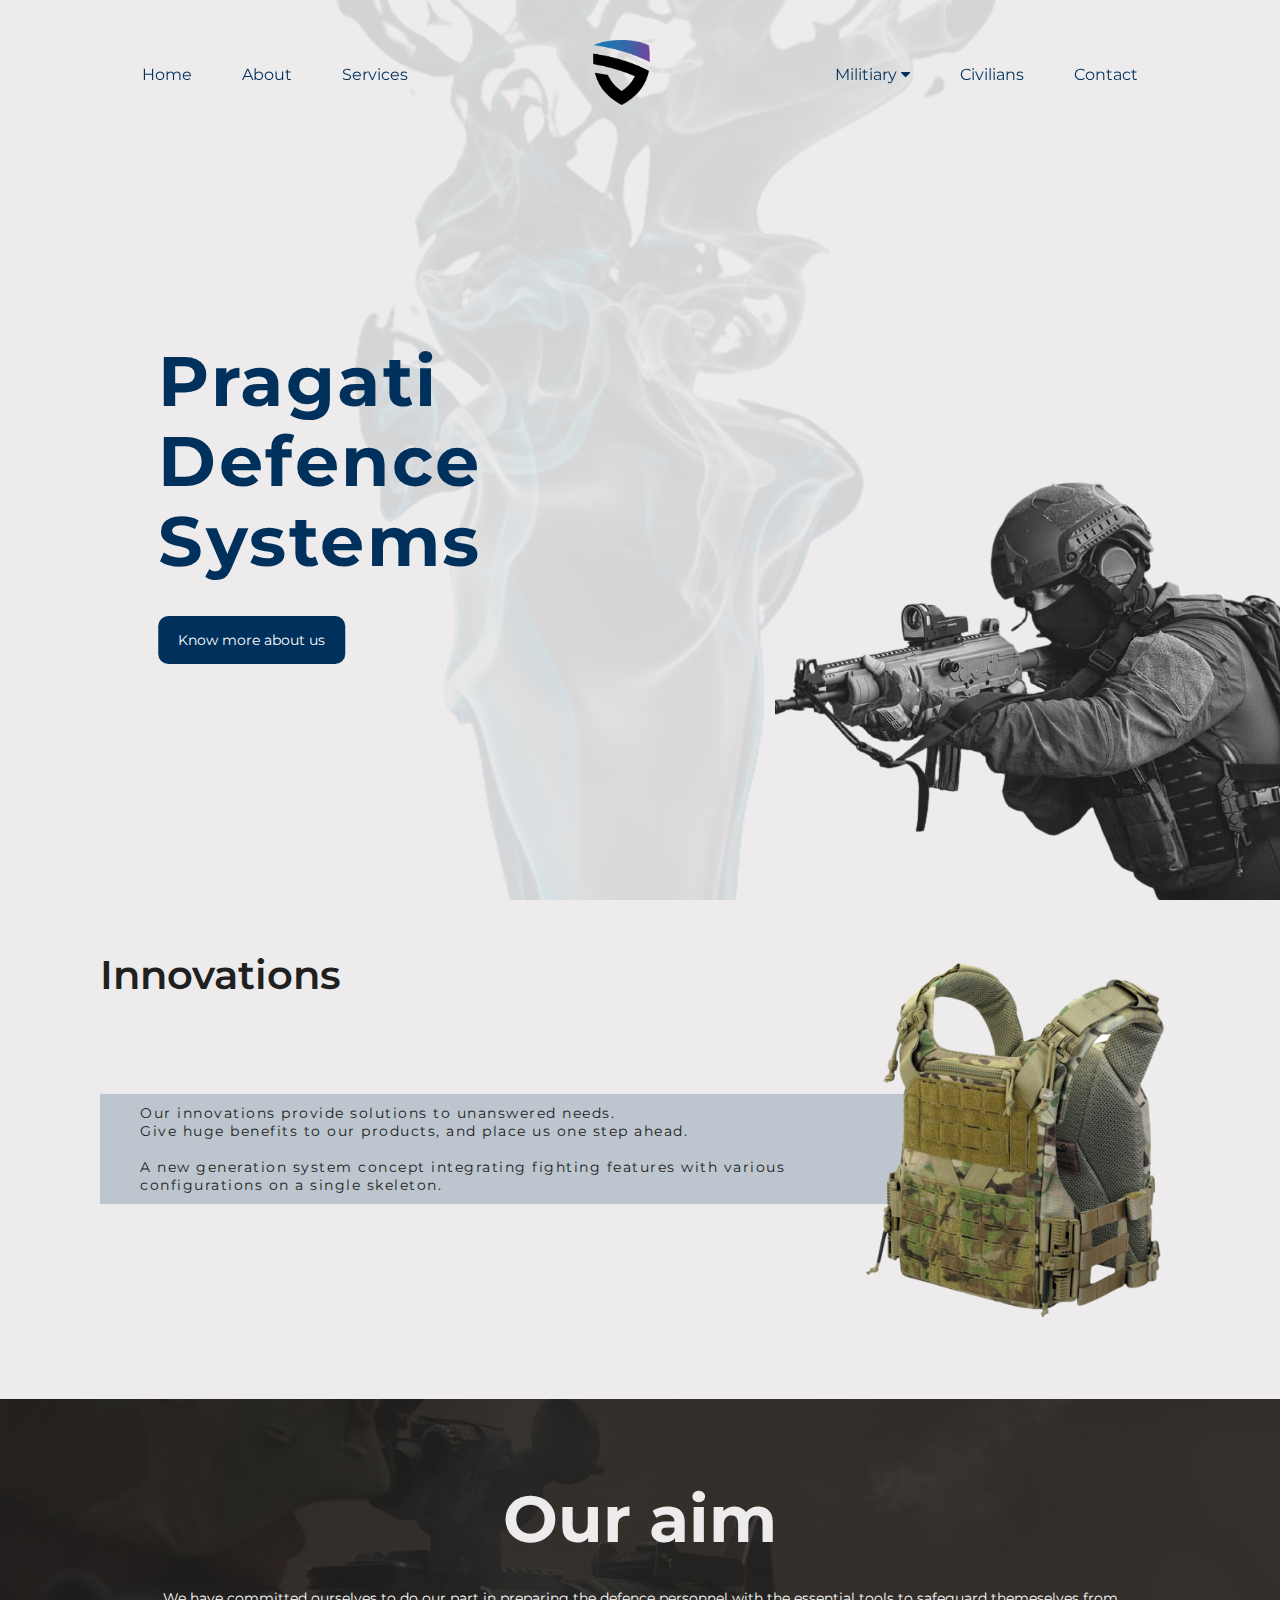
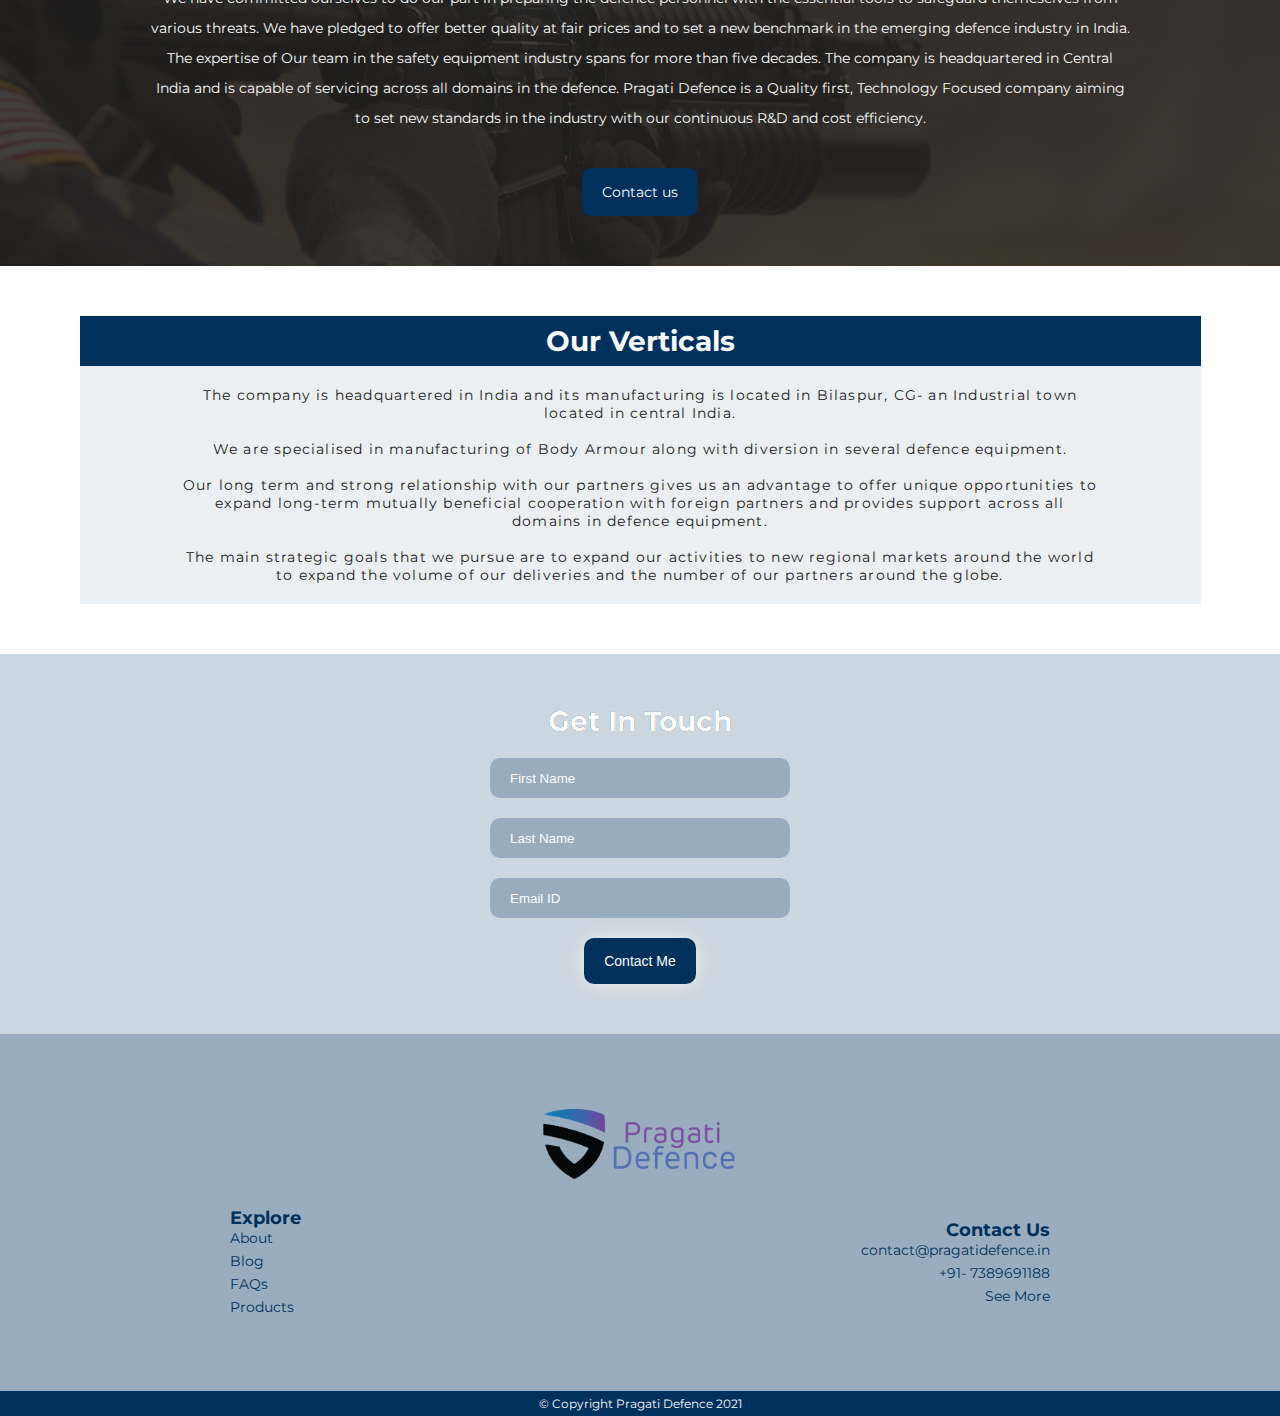
<file: index.html>
<!DOCTYPE html>
<html lang="en">
<head>
    <meta charset="UTF-8">
    <meta http-equiv="X-UA-Compatible" content="IE=edge">
    <meta name="viewport" content="width=device-width, initial-scale=1.0">
    <link
      href="https://stackpath.bootstrapcdn.com/font-awesome/4.7.0/css/font-awesome.min.css"
      rel="stylesheet"
      integrity="sha384-wvfXpqpZZVQGK6TAh5PVlGOfQNHSoD2xbE+QkPxCAFlNEevoEH3Sl0sibVcOQVnN"
      crossorigin="anonymous"
    />
    <!-- <link href="https://fonts.googleapis.com/css2?family=Poppins:wght@300;400;700&display=swap" rel="stylesheet"> -->
    <link href="https://fonts.googleapis.com/css2?family=Montserrat:ital,wght@0,100;0,200;0,300;0,400;0,500;0,600;0,700;0,800;0,900;1,100;1,200;1,300;1,400;1,500;1,600;1,700;1,800;1,900&display=swap" rel="stylesheet">
    <link rel="shortcut icon" type="image/png" href="images/Icon.png" />
    <link rel="stylesheet" href="css/style.css" />
    <title>Pragati Defence</title>
</head>
<body>
    <header class="header">
        <nav class="header__nav" id="navbar">
            <ul class="header__list">
                <li class="header__item"><a href="index.html" class="header__link">Home</a></li>
                <li class="header__item"><a href="about.html" class="header__link">About</a></li>
                <li class="header__item"><a href="services.html" class="header__link">Services</a></li>
            </ul>
            <a href="index.html" class="header__link"><img src="images/Icon.png" alt="logo" class="header__logo"></a></li>
            <ul class="header__list">
                <li class="header__item">
                    <div class="dropdown">
                        <a href="#" class="header__link dropbtn">Militiary <i class="fa fa-caret-down" aria-hidden="true"></i></a>
                        <div class="dropdown-content">
                            <a href="vests.html">Ballistic Vest/ Jackets</a>
                            <a href="armour.html">Hard Armour Plates</a>
                            <a href="helmets.html">Ballistic Helmets</a>
                            <a href="militiary.html">Ballistic Shields</a>
                        </div>
                    </div>
                </li>
                <li class="header__item"><a href="civilian.html" class="header__link">Civilians</a></li>
                <li class="header__item"><a href="contact.html" class="header__link">Contact</a></li>
            </ul>

            <div class="navigation">
                <input type="checkbox" class="navigation__checkbox" id="navi-toggle">
      
                <label for="navi-toggle" class="navigation__button">
                    <span class="navigation__icon"></span>
                </label>
      
                <div class="navigation__background"></div>
      
                <nav class="navigation__nav">
                    <ul class="navigation__list">
                        <li class="navigation__item"><a href="index.html" class="navigation__link">Home</a></li>
                        <li class="navigation__item"><a href="about.html" class="navigation__link">About</a></li>
                        <li class="navigation__item"><a href="services.html" class="navigation__link">Services</a></li>
                        <li class="navigation__item">
                            <div class="dropdown">
                                <a href="#" class="navigation__link dropbtn">Militiary <i class="fa fa-caret-down" aria-hidden="true"></i></a>
                                <div class="dropdown-content">
                                    <a href="vests.html">Ballistic Vest/ Jackets</a>
                                    <a href="armour.html">Hard Armour Plates</a>
                                    <a href="helmets.html">Ballistic Helmets</a>
                                    <a href="militiary.html">Ballistic Shields</a>
    
                                </div>
                            </div>
                        </li>
                        <li class="navigation__item"><a href="civilian.html" class="navigation__link">Civilians</a></li>
                        <li class="navigation__item"><a href="contact.html" class="navigation__link">Contact Us</a></li>
                        <img src="images/Logo.png" alt="logo" class="navigation__logo">
                    </ul>
                </nav>
            </div>
        </nav>
        <img src="images//header-bg.png" alt="background" class="header__img header__img--bg">

        <div class="header__hero">
            <h1 class="header__heading">
                Pragati<br/>
                defence<br/>
                systems
            </h1>
            <a href="about.html" class="header__cta">Know more about us</a>
        </div>
        <img src="images/header-img.png" alt="soldier" class="header__img header__img--side">
    </header>

    <section class="innovations">
        <h3 class="innovations__heading">Innovations</h3>
        <div class="innovations__innovations">
            <div class="innovations__content">
                <p class="innovations__para">
                    Our  innovations provide solutions to unanswered needs.<br/>
                    Give huge benefits to our products, and place us one step ahead.<br/><br/>
                    A new generation system concept integrating fighting features with various configurations on a single skeleton.
                </p>
            </div>
            <img src="images/bag.png" alt="militiary bag" class="innovations__img">
        </div>
    </section>
    <section class="info">
        <h2 class="about__heading">
            Our aim
        </h2>
        <p class="info__para">
            We have committed ourselves to do our part in preparing the defence personnel with the essential tools to safeguard themeselves from various threats. We have pledged to offer better quality at fair prices and to set a new benchmark in the emerging defence industry in India.
            The expertise of Our team in the safety equipment industry spans for more than five decades. The company is headquartered in Central India and is capable of servicing across all domains in the defence. 
            Pragati Defence is a Quality first, Technology Focused company aiming to set new standards in the industry with our continuous R&D and cost efficiency.
    
        </p>
        <a href="#" class="info__cta">Contact us</a>
    </section>
    <section class="verticals">
        <h2 class="verticals__heading verticals__heading--main">Our Verticals</h2>
        <div class="verticals__div">
            <p class="verticals__para">
                The company is headquartered in India and its manufacturing is located in Bilaspur, CG- an Industrial town located in central India.<br/><br/>
                We are specialised in manufacturing of Body Armour along with diversion in several defence equipment.<br/><br/>
                Our long term  and strong relationship with our partners gives us an advantage to offer unique opportunities to expand long-term mutually beneficial cooperation with foreign partners and provides support across all domains in defence equipment.<br/><br/>
                The main strategic goals that we pursue are to expand our activities to new regional markets around the world to expand the volume of our deliveries and the number of our partners around the globe.
            </p>
        </div>
    </section>
    <section class="getInTouch">
        <h3 class="getInTouch__heading">Get In Touch</h3>
        <form class="getInTouch__form" action="mailto:contact@pragatidefence.in" method="post">
            <input type="text" name="first_name" value="" placeholder="First Name" class="getInTouch__input">
            <input type="text" name="last_name" value="" placeholder="Last Name" class="getInTouch__input">
            <input type="email" name="email" value="" placeholder="Email ID" class="getInTouch__input">
            <input class="getInTouch__btn" type="submit" name="" value="Contact Me" placeholder="Contact Me">
        </form>
    </section>
    <footer class="footer">
        <img src="images/Logo.png" alt="logo" class="footer__logo">
        <div class="footer__content">
            <div class="footer__div">
                <h6 class="footer__heading">Explore</h6>
                <ul class="footer__list">
                    <li class="footer__items"><a href="#" class="footer__links">About</a></li>
                    <li class="footer__items"><a href="#" class="footer__links">Blog</a></li>
                    <li class="footer__items"><a href="#" class="footer__links">FAQs</a></li>
                    <li class="footer__items"><a href="#" class="footer__links">Products</a></li>
                </ul>
            </div>
            <div class="footer__div footer__div--second">
                <h6 class="footer__heading">Contact Us</h6>
                <ul class="footer__list">
                    <li class="footer__items"><a href="mailto:contact@pragatidefence.in" class="footer__links">contact@pragatidefence.in</a></li>
                    <li class="footer__items"><a href="tel:+917389691188" class="footer__links">+91- 7389691188</a></li>
                    <li class="footer__items"><a href="#" class="footer__links">See More</a></li>
                </ul>
            </div>
        </div>
    </footer>
    <div id="goToTop" class="gototop gototop__hide"> 
        <a href="#" class="gototop__link"> <button class="gototop__btn" type="button" name="button"><i class="fa fa-angle-up gototop__icon" aria-hidden="true"></i></button></a>
    </div>
    <section class="copyright">
        © Copyright Pragati Defence 2021
    </section>
    <script src="js/script.js"></script>
</body>
</html>
</file>
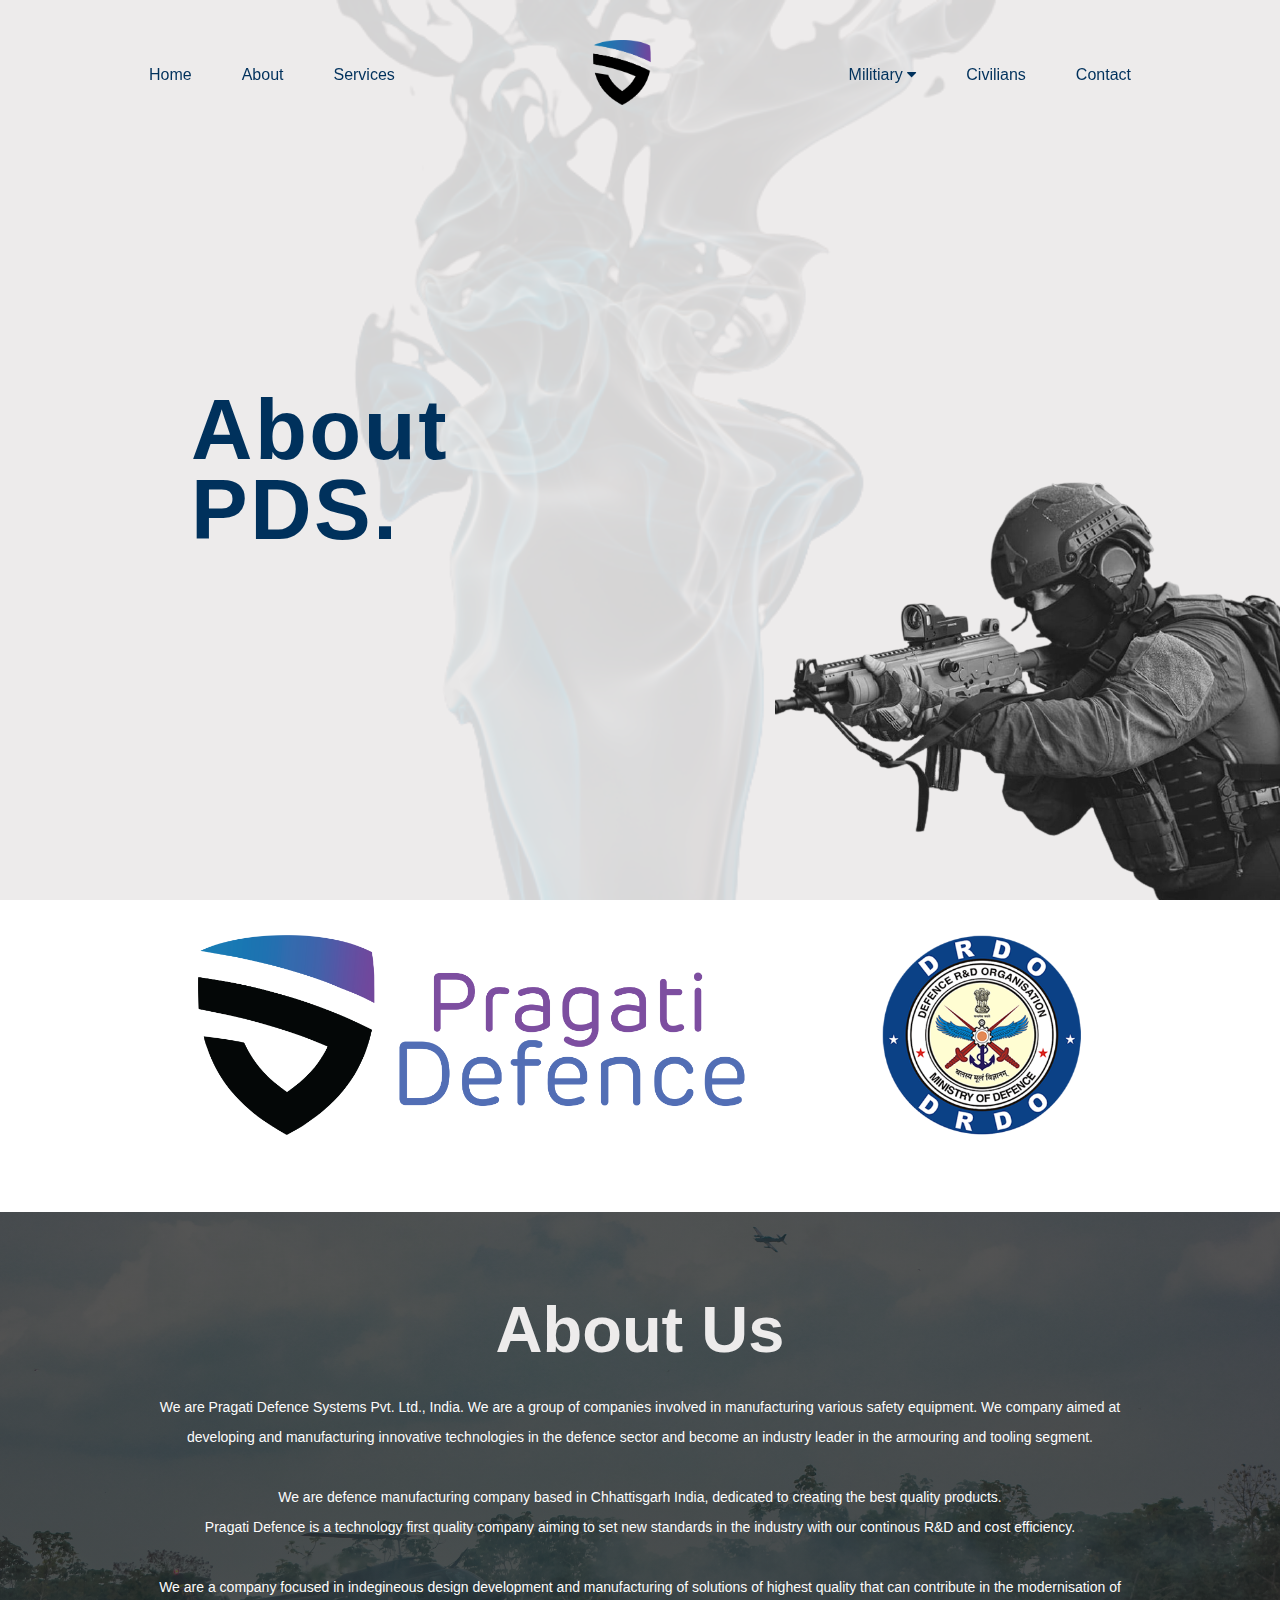
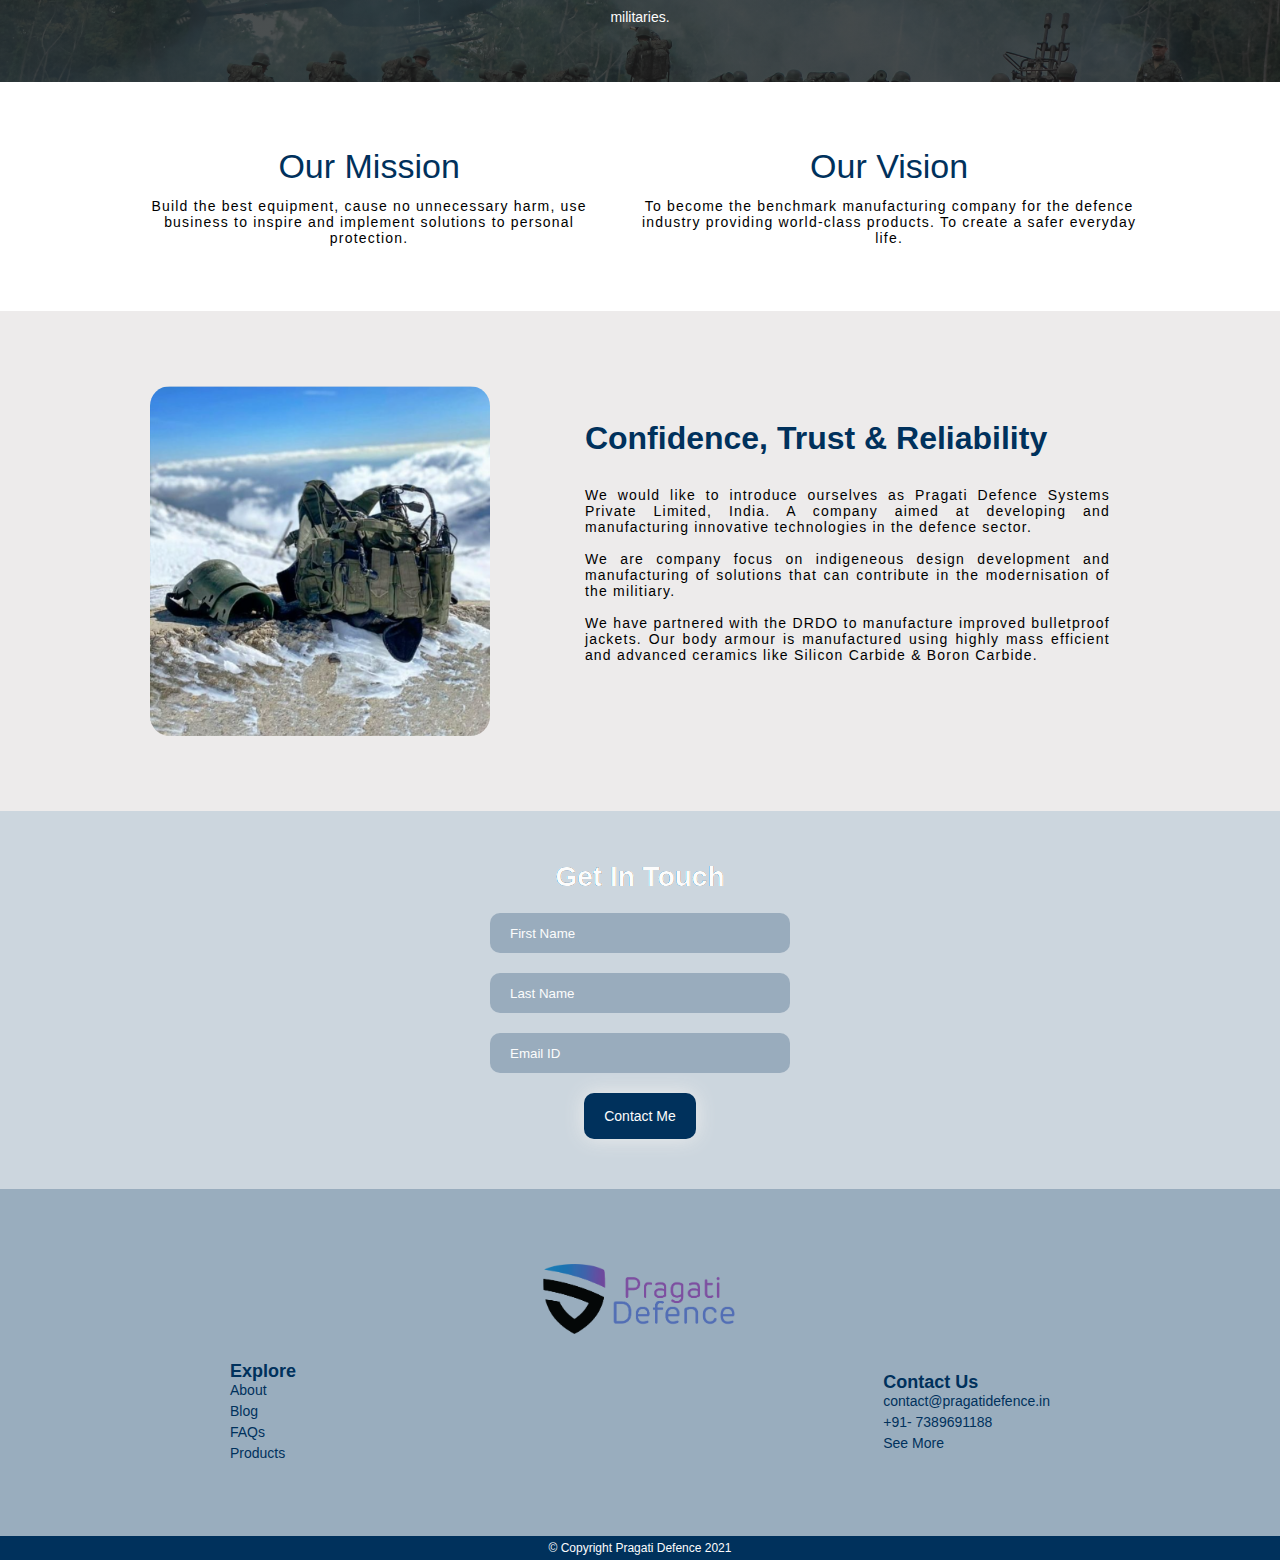
<file: about.html>
<!DOCTYPE html>
<html lang="en">
<head>
    <meta charset="UTF-8">
    <meta http-equiv="X-UA-Compatible" content="IE=edge">
    <meta name="viewport" content="width=device-width, initial-scale=1.0">
    <link
      href="https://stackpath.bootstrapcdn.com/font-awesome/4.7.0/css/font-awesome.min.css"
      rel="stylesheet"
      integrity="sha384-wvfXpqpZZVQGK6TAh5PVlGOfQNHSoD2xbE+QkPxCAFlNEevoEH3Sl0sibVcOQVnN"
      crossorigin="anonymous"
    />
    <link href="https://fonts.googleapis.com/css2?family=Poppins:wght@300;400;700&display=swap" rel="stylesheet">
    <link rel="shortcut icon" type="image/png" href="images/Icon.png" />
    <link rel="stylesheet" href="css/style.css" />
    <title>About Us</title>
</head>
<body>
    <header class="header">
        <nav class="header__nav" id="navbar">
            <ul class="header__list">
                <li class="header__item"><a href="index.html" class="header__link">Home</a></li>
                <li class="header__item"><a href="about.html" class="header__link">About</a></li>
                <li class="header__item"><a href="services.html" class="header__link">Services</a></li>
            </ul>
            <a href="index.html" class="header__link"><img src="images/Icon.png" alt="logo" class="header__logo"></a></li>
            <ul class="header__list">
                <li class="header__item">
                    <div class="dropdown">
                        <a href="#" class="header__link dropbtn">Militiary <i class="fa fa-caret-down" aria-hidden="true"></i></a>
                        <div class="dropdown-content">
                            <a href="vests.html">Ballistic Vest/ Jackets</a>
                            <a href="armour.html">Hard Armour Plates</a>
                            <a href="helmets.html">Ballistic Helmets</a>
                            <a href="militiary.html">Ballistic Shields</a>
                        </div>
                    </div>
                </li>
                <li class="header__item"><a href="civilian.html" class="header__link">Civilians</a></li>
                <li class="header__item"><a href="contact.html" class="header__link">Contact</a></li>
            </ul>

            <div class="navigation">
                <input type="checkbox" class="navigation__checkbox" id="navi-toggle">
      
                <label for="navi-toggle" class="navigation__button">
                    <span class="navigation__icon"></span>
                </label>
      
                <div class="navigation__background"></div>
      
                <nav class="navigation__nav">
                    <ul class="navigation__list">
                        <li class="navigation__item"><a href="index.html" class="navigation__link">Home</a></li>
                        <li class="navigation__item"><a href="about.html" class="navigation__link">About</a></li>
                        <li class="navigation__item"><a href="services.html" class="navigation__link">Services</a></li>
                        <li class="navigation__item">
                            <div class="dropdown">
                                <a href="#" class="navigation__link dropbtn">Militiary <i class="fa fa-caret-down" aria-hidden="true"></i></a>
                                <div class="dropdown-content">
                                    <a href="vests.html">Ballistic Vest/ Jackets</a>
                                    <a href="armour.html">Hard Armour Plates</a>
                                    <a href="helmets.html">Ballistic Helmets</a>
                                    <a href="militiary.html">Ballistic Shields</a>
    
                                </div>
                            </div>
                        </li>
                        <li class="navigation__item"><a href="civilian.html" class="navigation__link">Civilians</a></li>
                        <li class="navigation__item"><a href="contact.html" class="navigation__link">Contact Us</a></li>
                        <img src="images/Logo.png" alt="logo" class="navigation__logo">
                    </ul>
                </nav>
            </div>
        </nav>
        <img src="images//header-bg.png" alt="background" class="header__img header__img--bg">

        <div class="header__hero header__hero--about">
            <h1 class="header__heading header__heading--about">
                About<br/>
                PDS.
            </h1>
        </div>
        <img src="images/header-img.png" alt="soldier" class="header__img header__img--side">
    </header>

    <div class="data">
        <div class="data__div">
            <img src="images/Logo.png" alt="PDS" class="data__img">
            <img src="images/DRDO.png" alt="DRDO" class="data__img">
        </div>
    </div>

    <section class="about">
        <h2 class="about__heading">
            About Us
        </h2>
        <p class="about__para">
            We are Pragati Defence Systems Pvt. Ltd., India. We are a group of companies involved in manufacturing various safety equipment. We company aimed at developing and manufacturing innovative technologies in the defence sector and become an industry leader in the armouring and tooling segment. <br/><br/>
            We are defence manufacturing company based in Chhattisgarh India, dedicated to creating the best quality products.<br/>
            Pragati Defence is a technology first quality company aiming to set new standards in the industry with our continous R&D and cost efficiency.<br/><br/>
            We are a company focused in indegineous design development and manufacturing of solutions of highest quality that can contribute in the modernisation of militaries. 
        </p>
    </section>

    <section class="mission">
        <div class="mission__div">
            <h3 class="mission__heading">Our Mission</h3>
            <p class="mission__para">
                Build the best equipment, cause no unnecessary harm,
                use business to inspire and implement solutions to personal protection.
            </p>
        </div>
        <div class="mission__div">
            <h3 class="mission__heading">Our Vision</h3>
            <p class="mission__para">
                To become the benchmark manufacturing company for 
                the defence industry providing world-class products.
                To create a safer everyday life.
            </p>
        </div>
    </section>

    <section class="sample">
        <img src="images/12.png" alt="sample" class="sample__img">
        <div class="sample__content">
            <h3 class="sample__heading">Confidence, Trust & Reliability</h3>
            <p class="sample__para">
                We would like to introduce ourselves as Pragati Defence Systems Private Limited, India. A company aimed at developing and manufacturing
                innovative technologies in the defence sector.<br/><br/>
                We are company focus on indigeneous design development and manufacturing of solutions that can contribute in the modernisation of the militiary.<br/><br/>
                We have partnered with the DRDO to manufacture improved bulletproof jackets. Our body armour is manufactured using highly mass efficient and advanced ceramics like
                Silicon Carbide & Boron Carbide.
            </p>
        </div>
    </section>
    <section class="getInTouch">
        <h3 class="getInTouch__heading">Get In Touch</h3>
        <form class="getInTouch__form" action="mailto:contact@pragatidefence.in" method="post">
            <input type="text" name="first_name" value="" placeholder="First Name" class="getInTouch__input">
            <input type="text" name="last_name" value="" placeholder="Last Name" class="getInTouch__input">
            <input type="email" name="email" value="" placeholder="Email ID" class="getInTouch__input">
            <input class="getInTouch__btn" type="submit" name="" value="Contact Me" placeholder="Contact Me">
        </form>
    </section>
    <footer class="footer">
        <img src="images/Logo.png" alt="logo" class="footer__logo">
        <div class="footer__content">
            <div class="footer__div">
                <h6 class="footer__heading">Explore</h6>
                <ul class="footer__list">
                    <li class="footer__items"><a href="#" class="footer__links">About</a></li>
                    <li class="footer__items"><a href="#" class="footer__links">Blog</a></li>
                    <li class="footer__items"><a href="#" class="footer__links">FAQs</a></li>
                    <li class="footer__items"><a href="#" class="footer__links">Products</a></li>
                </ul>
            </div>
            <div class="footer__div">
                <h6 class="footer__heading">Contact Us</h6>
                <ul class="footer__list">
                    <li class="footer__items"><a href="mailto:contact@pragatidefence.in" class="footer__links">contact@pragatidefence.in</a></li>
                    <li class="footer__items"><a href="tel:+917389691188" class="footer__links">+91- 7389691188</a></li>
                    <li class="footer__items"><a href="#" class="footer__links">See More</a></li>
                </ul>
            </div>
        </div>
    </footer>

    <div id="goToTop" class="gototop gototop__hide"> 
        <a href="#" class="gototop__link"> <button class="gototop__btn" type="button" name="button"><i class="fa fa-angle-up gototop__icon" aria-hidden="true"></i></button></a>
    </div>
    <section class="copyright">
        © Copyright Pragati Defence 2021
    </section>
    <script src="js/script.js" ></script>
</body>
</html>
</file>
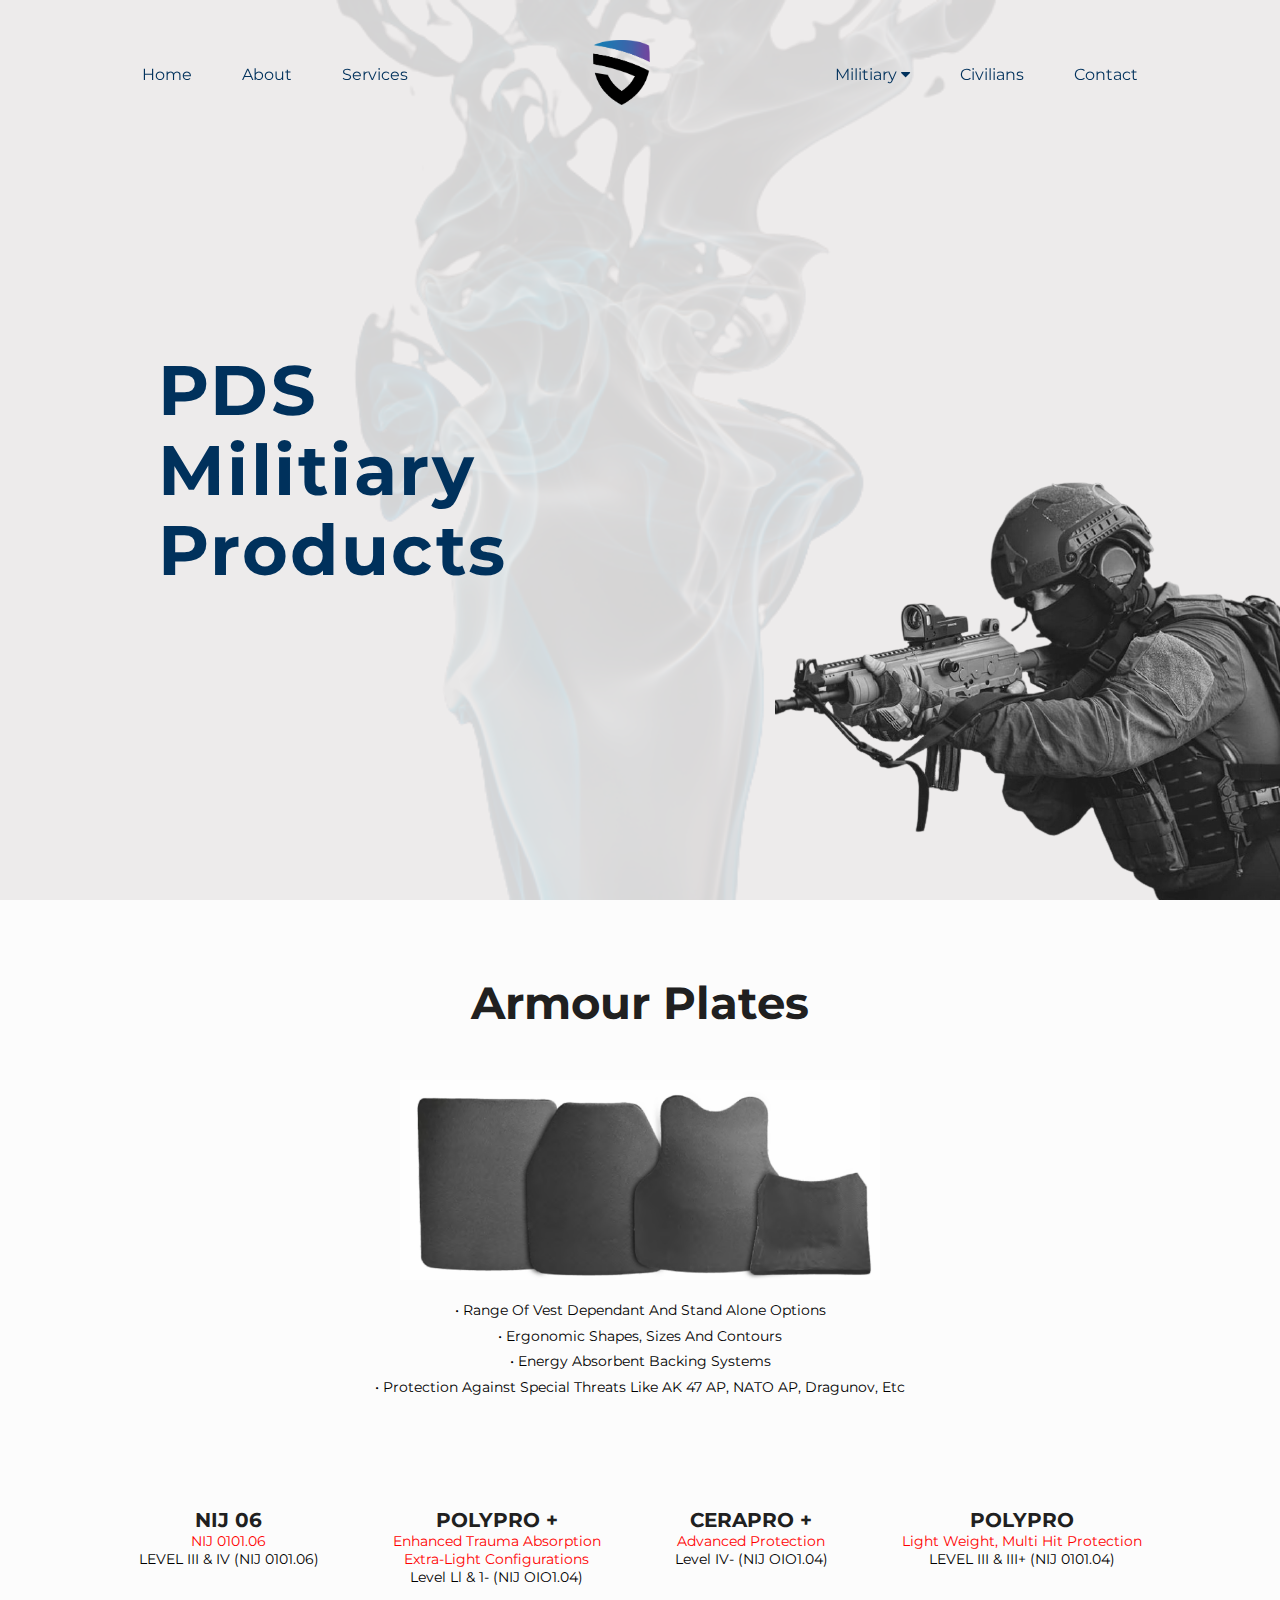
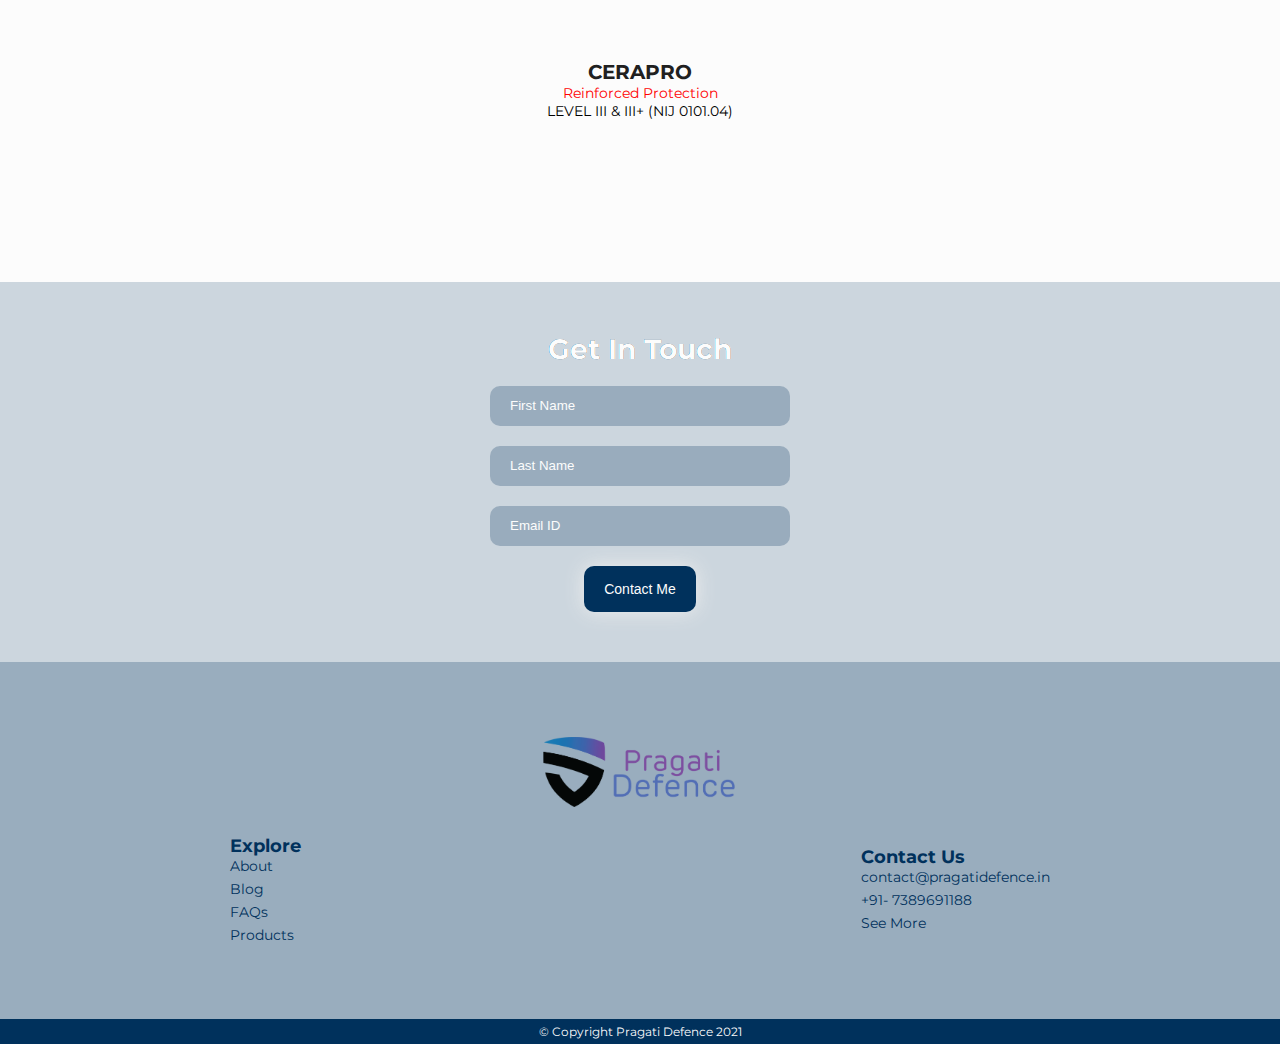
<file: armour.html>
<!DOCTYPE html>
<html lang="en">
<head>
    <meta charset="UTF-8">
    <meta http-equiv="X-UA-Compatible" content="IE=edge">
    <meta name="viewport" content="width=device-width, initial-scale=1.0">
    <link
      href="https://stackpath.bootstrapcdn.com/font-awesome/4.7.0/css/font-awesome.min.css"
      rel="stylesheet"
      integrity="sha384-wvfXpqpZZVQGK6TAh5PVlGOfQNHSoD2xbE+QkPxCAFlNEevoEH3Sl0sibVcOQVnN"
      crossorigin="anonymous"
    />
    <!-- <link href="https://fonts.googleapis.com/css2?family=Poppins:wght@300;400;700&display=swap" rel="stylesheet"> -->
    <link href="https://fonts.googleapis.com/css2?family=Montserrat:ital,wght@0,100;0,200;0,300;0,400;0,500;0,600;0,700;0,800;0,900;1,100;1,200;1,300;1,400;1,500;1,600;1,700;1,800;1,900&display=swap" rel="stylesheet">
    <link rel="shortcut icon" type="image/png" href="images/Icon.png" />
    <link rel="stylesheet" href="css/style.css" />
    <title>Pragati Defence</title>
</head>
<body>
    <header class="header">
        <nav class="header__nav" id="navbar">
            <ul class="header__list">
                <li class="header__item"><a href="index.html" class="header__link">Home</a></li>
                <li class="header__item"><a href="about.html" class="header__link">About</a></li>
                <li class="header__item"><a href="services.html" class="header__link">Services</a></li>
            </ul>
            <a href="index.html" class="header__link"><img src="images/Icon.png" alt="logo" class="header__logo"></a></li>
            <ul class="header__list">
                <li class="header__item">
                    <div class="dropdown">
                        <a href="#" class="header__link dropbtn">Militiary <i class="fa fa-caret-down" aria-hidden="true"></i></a>
                        <div class="dropdown-content">
                            <a href="vests.html">Ballistic Vest/ Jackets</a>
                            <a href="armour.html">Hard Armour Plates</a>
                            <a href="helmets.html">Ballistic Helmets</a>
                            <a href="militiary.html">Ballistic Shields</a>
                        </div>
                    </div>
                </li>
                <li class="header__item"><a href="civilian.html" class="header__link">Civilians</a></li>
                <li class="header__item"><a href="contact.html" class="header__link">Contact</a></li>
            </ul>
    
            <div class="navigation">
                <input type="checkbox" class="navigation__checkbox" id="navi-toggle">
      
                <label for="navi-toggle" class="navigation__button">
                    <span class="navigation__icon"></span>
                </label>
      
                <div class="navigation__background"></div>
      
                <nav class="navigation__nav">
                    <ul class="navigation__list">
                        <li class="navigation__item"><a href="index.html" class="navigation__link">Home</a></li>
                        <li class="navigation__item"><a href="about.html" class="navigation__link">About</a></li>
                        <li class="navigation__item"><a href="services.html" class="navigation__link">Services</a></li>
                        <li class="navigation__item">
                            <div class="dropdown">
                                <a href="#" class="navigation__link dropbtn">Militiary <i class="fa fa-caret-down" aria-hidden="true"></i></a>
                                <div class="dropdown-content">
                                    <a href="vests.html">Ballistic Vest/ Jackets</a>
                                    <a href="armour.html">Hard Armour Plates</a>
                                    <a href="helmets.html">Ballistic Helmets</a>
                                    <a href="militiary.html">Ballistic Shields</a>
    
                                </div>
                            </div>
                        </li>
                        <li class="navigation__item"><a href="civilian.html" class="navigation__link">Civilians</a></li>
                        <li class="navigation__item"><a href="contact.html" class="navigation__link">Contact Us</a></li>
                        <img src="images/Logo.png" alt="logo" class="navigation__logo">
                    </ul>
                </nav>
            </div>
        </nav>
        <img src="images//header-bg.png" alt="background" class="header__img header__img--bg">
    
        <div class="header__hero header__hero--partnership">
            <h1 class="header__heading header__heading--partnership">
                PDS<br/>
                Militiary<br/>
                Products
            </h1>
        </div>
        <img src="images/header-img.png" alt="soldier" class="header__img header__img--side">
      </header>

      <section class="armour">
          <h2 class="armour__heading">Armour Plates</h2>

          <div class="armour__div">
              <img src="images/armour.png" alt="armour plates" class="armour__img">
              <ul class="armour__features">
                <li class="armour__feature">• Range of vest dependant and stand alone options</li>
                <li class="armour__feature">• Ergonomic shapes, sizes and contours </li>
                <li class="armour__feature">• Energy absorbent backing systems</li>
                <li class="armour__feature">• Protection against special threats like AK 47 AP, NATO AP, Dragunov, etc</li>
            </ul>
          </div>

          <div class="armour__secondiv">
              <div class="armour__pro">
                  <h4 class="armour__sechead">NIJ 06</h4>
                  <p class="armour__para armour__para--red">NIJ 0101.06</p>
                  <p class="armour__para armour__para--black">LEVEL III & IV (NIJ 0101.06)</p>
              </div>

              <div class="armour__pro">
                <h4 class="armour__sechead">polypro +</h4>
                <p class="armour__para armour__para--red">Enhanced trauma absorption</p>
                <p class="armour__para armour__para--red">Extra-light configurations</p>
                <p class="armour__para armour__para--black">Level ll & 1- (NIJ OIO1.04)</p>
            </div>

            <div class="armour__pro">
                <h4 class="armour__sechead">cerapro +</h4>
                <p class="armour__para armour__para--red">Advanced protection</p>
                <p class="armour__para armour__para--black">Level IV- (NIJ OIO1.04)</p>
            </div>

            <div class="armour__pro">
                <h4 class="armour__sechead">polypro</h4>
                <p class="armour__para armour__para--red">light weight, multi hit protection</p>
                <p class="armour__para armour__para--black">LEVEL III & III+ (NIJ 0101.04)</p>
            </div>

            <div class="armour__pro">
                <h4 class="armour__sechead">cerapro</h4>
                <p class="armour__para armour__para--red">reinforced protection</p>
                <p class="armour__para armour__para--black">LEVEL III & III+ (NIJ 0101.04)</p>
            </div>
              
          </div>
      </section>
      <section class="getInTouch">
        <h3 class="getInTouch__heading">Get In Touch</h3>
        <form class="getInTouch__form" action="mailto:contact@pragatidefence.in" method="post">
            <input type="text" name="first_name" value="" placeholder="First Name" class="getInTouch__input">
            <input type="text" name="last_name" value="" placeholder="Last Name" class="getInTouch__input">
            <input type="email" name="email" value="" placeholder="Email ID" class="getInTouch__input">
            <input class="getInTouch__btn" type="submit" name="" value="Contact Me" placeholder="Contact Me">
        </form>
      </section>
      <footer class="footer">
        <img src="images/Logo.png" alt="logo" class="footer__logo">
        <div class="footer__content">
            <div class="footer__div">
                <h6 class="footer__heading">Explore</h6>
                <ul class="footer__list">
                    <li class="footer__items"><a href="#" class="footer__links">About</a></li>
                    <li class="footer__items"><a href="#" class="footer__links">Blog</a></li>
                    <li class="footer__items"><a href="#" class="footer__links">FAQs</a></li>
                    <li class="footer__items"><a href="#" class="footer__links">Products</a></li>
                </ul>
            </div>
            <div class="footer__div">
                <h6 class="footer__heading">Contact Us</h6>
                <ul class="footer__list">
                    <li class="footer__items"><a href="mailto:contact@pragatidefence.in" class="footer__links">contact@pragatidefence.in</a></li>
                    <li class="footer__items"><a href="tel:+917389691188" class="footer__links">+91- 7389691188</a></li>
                    <li class="footer__items"><a href="#" class="footer__links">See More</a></li>
                </ul>
            </div>
        </div>
      </footer>
    
      <div id="goToTop" class="gototop gototop__hide"> 
          <a href="#" class="gototop__link"> <button class="gototop__btn" type="button" name="button"><i class="fa fa-angle-up gototop__icon" aria-hidden="true"></i></button></a>
      </div>
      <section class="copyright">
          © Copyright Pragati Defence 2021
      </section>
      <script src="js/script.js" ></script>
</body>
</file>
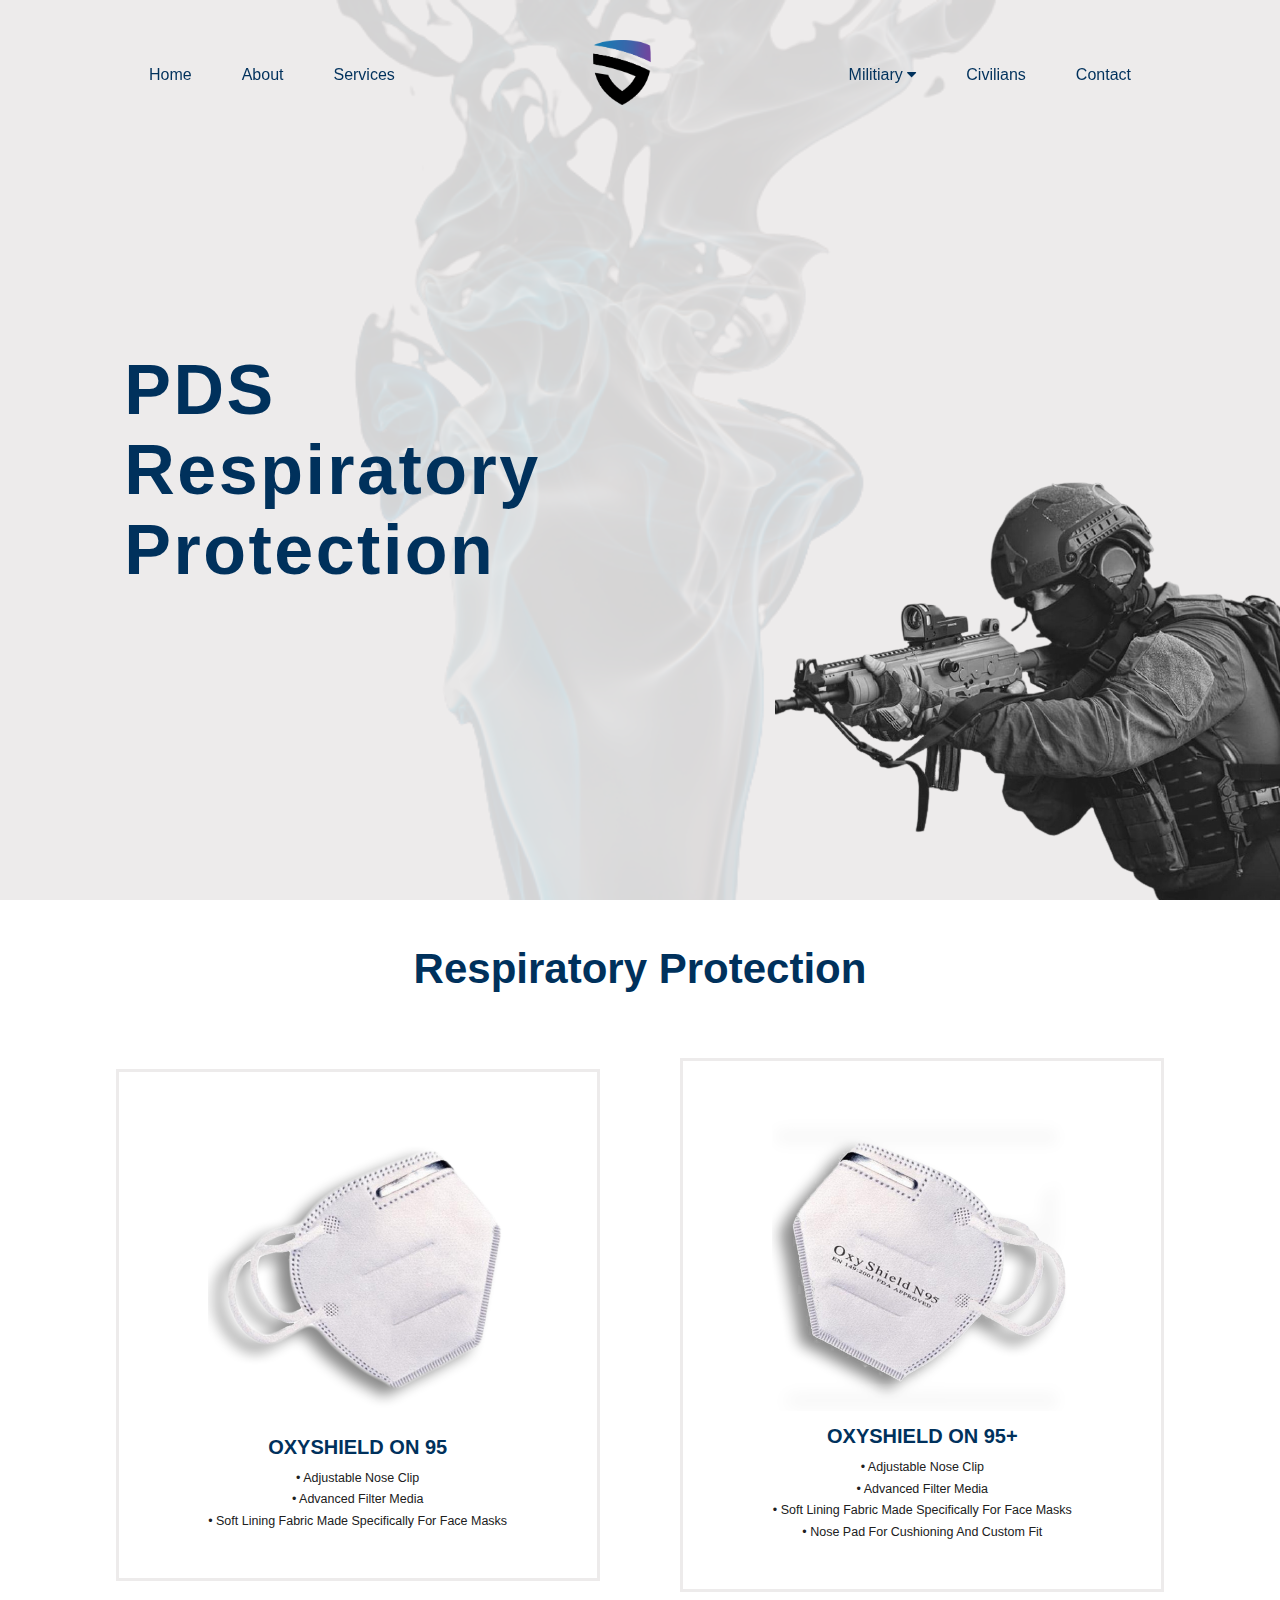
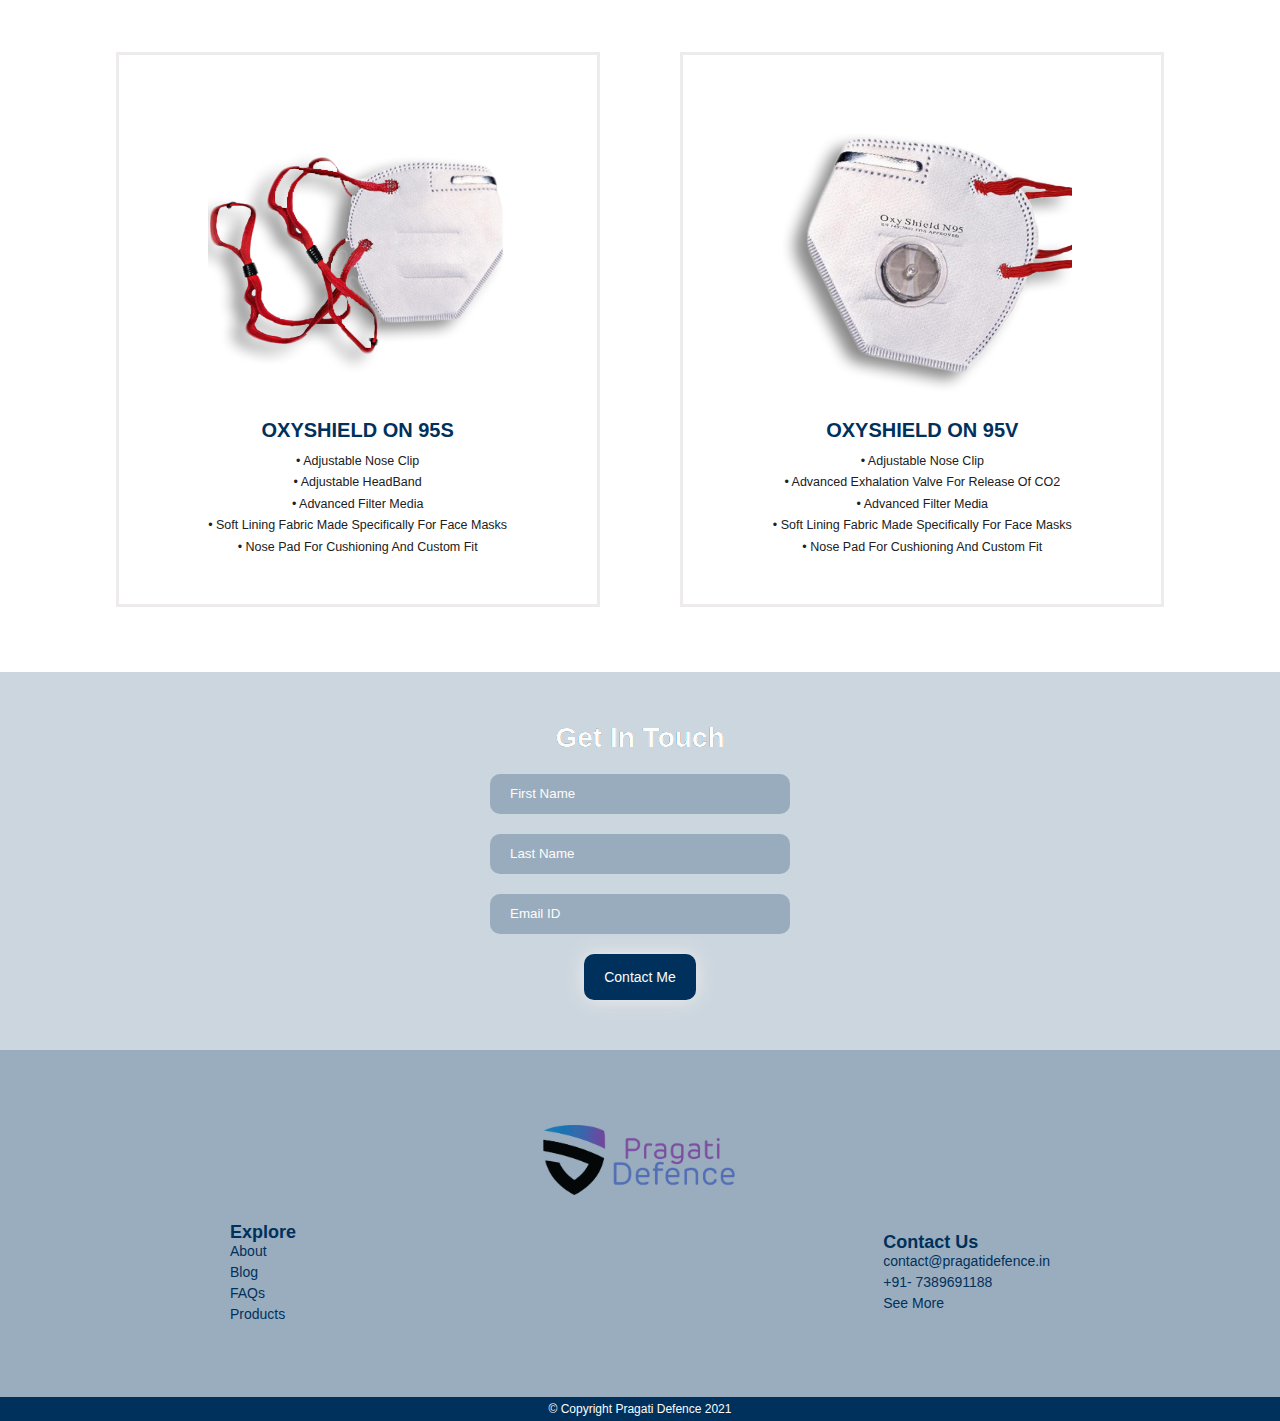
<file: civilian.html>
<!DOCTYPE html>
<html lang="en">
<head>
    <meta charset="UTF-8">
    <meta http-equiv="X-UA-Compatible" content="IE=edge">
    <meta name="viewport" content="width=device-width, initial-scale=1.0">
    <link
      href="https://stackpath.bootstrapcdn.com/font-awesome/4.7.0/css/font-awesome.min.css"
      rel="stylesheet"
      integrity="sha384-wvfXpqpZZVQGK6TAh5PVlGOfQNHSoD2xbE+QkPxCAFlNEevoEH3Sl0sibVcOQVnN"
      crossorigin="anonymous"
    />
    <link href="https://fonts.googleapis.com/css2?family=Poppins:wght@300;400;700&display=swap" rel="stylesheet">
    <link rel="shortcut icon" type="image/png" href="images/Icon.png" />
    <link rel="stylesheet" href="css/style.css" />
    <title>Civilians</title>
</head>
<body>
    <header class="header">
        <nav class="header__nav" id="navbar">
            <ul class="header__list">
                <li class="header__item"><a href="index.html" class="header__link">Home</a></li>
                <li class="header__item"><a href="about.html" class="header__link">About</a></li>
                <li class="header__item"><a href="services.html" class="header__link">Services</a></li>
            </ul>
            <a href="index.html" class="header__link"><img src="images/Icon.png" alt="logo" class="header__logo"></a></li>
            <ul class="header__list">
                <li class="header__item">
                    <div class="dropdown">
                        <a href="#" class="header__link dropbtn">Militiary <i class="fa fa-caret-down" aria-hidden="true"></i></a>
                        <div class="dropdown-content">
                            <a href="vests.html">Ballistic Vest/ Jackets</a>
                            <a href="armour.html">Hard Armour Plates</a>
                            <a href="helmets.html">Ballistic Helmets</a>
                            <a href="militiary.html">Ballistic Shields</a>
                        </div>
                    </div>
                </li>
                <li class="header__item"><a href="civilian.html" class="header__link">Civilians</a></li>
                <li class="header__item"><a href="contact.html" class="header__link">Contact</a></li>
            </ul>

            <div class="navigation">
                <input type="checkbox" class="navigation__checkbox" id="navi-toggle">
      
                <label for="navi-toggle" class="navigation__button">
                    <span class="navigation__icon"></span>
                </label>
      
                <div class="navigation__background"></div>
      
                <nav class="navigation__nav">
                    <ul class="navigation__list">
                        <li class="navigation__item"><a href="index.html" class="navigation__link">Home</a></li>
                        <li class="navigation__item"><a href="about.html" class="navigation__link">About</a></li>
                        <li class="navigation__item"><a href="services.html" class="navigation__link">Services</a></li>
                        <li class="navigation__item">
                            <div class="dropdown">
                                <a href="#" class="navigation__link dropbtn">Militiary <i class="fa fa-caret-down" aria-hidden="true"></i></a>
                                <div class="dropdown-content">
                                    <a href="vests.html">Ballistic Vest/ Jackets</a>
                                    <a href="armour.html">Hard Armour Plates</a>
                                    <a href="helmets.html">Ballistic Helmets</a>
                                    <a href="militiary.html">Ballistic Shields</a>
    
                                </div>
                            </div>
                        </li>
                        <li class="navigation__item"><a href="civilian.html" class="navigation__link">Civilians</a></li>
                        <li class="navigation__item"><a href="contact.html" class="navigation__link">Contact Us</a></li>
                        <img src="images/Logo.png" alt="logo" class="navigation__logo">
                    </ul>
                </nav>
            </div>
        </nav>
        <img src="images//header-bg.png" alt="background" class="header__img header__img--bg">

        <div class="header__hero header__hero--about">
            <h1 class="header__heading header__heading--partnership">
                PDS<br/>
                respiratory<br/>
                protection
            </h1>
        </div>
        <img src="images/header-img.png" alt="soldier" class="header__img header__img--side">
    </header>

    <section class="products">
        <h2 class="products__heading">Respiratory Protection</h2>
        <div class="products__div">
                <div class="products__product products__product--civilian">
                    <a target="__blank" href="http://oxyshield.in/masks/on95.html" class="products__link">
                    <img src="images/on95.png" alt="product" class="products__img">
                    <h4 class="products__name">OxyShield ON 95</h4>
                    <ul class="products__features">
                        <li class="products__feature">• Adjustable Nose Clip</li>
                        <li class="products__feature">• Advanced Filter Media</li>
                        <li class="products__feature">• Soft lining fabric made specifically for face masks</li>
                    </ul>
                </a>
                </div>
        
                <div class="products__product products__product--civilian">
                    <a target="__blank" href="http://oxyshield.in/masks/on95plus.html" class="products__link">
                    <img src="images/on95plus.png" alt="product" class="products__img">
                    <h4 class="products__name">OxyShield ON 95+</h4>
                    <ul class="products__features">
                        <li class="products__feature">• Adjustable Nose Clip</li>
                        <li class="products__feature">• Advanced Filter Media</li>
                        <li class="products__feature">• Soft lining fabric made specifically for face masks</li>
                        <li class="products__feature">• Nose Pad for cushioning and custom fit</li>
                    </ul>
                </a>
                </div>
    
            <div class="products__product products__product--civilian">
                <a target="__blank" href="http://oxyshield.in/masks/on95s.html" class="products__link">
                <img src="images/on95s.png" alt="product" class="products__img">
                <h4 class="products__name">OxyShield ON 95s</h4>
                <ul class="products__features">
                    <li class="products__feature">• Adjustable Nose Clip</li>
                    <li class="products__feature">• Adjustable HeadBand</li>
                    <li class="products__feature">• Advanced Filter Media</li>
                    <li class="products__feature">• Soft lining fabric made specifically for face masks</li>
                    <li class="products__feature">• Nose Pad for cushioning and custom fit</li>
                </ul>
            </a>
            </div>
    
            <div class="products__product products__product--civilian">
                <a target="__blank" href="http://oxyshield.in/masks/on95v.html" class="products__link">
                <img src="images/on95v.png" alt="product" class="products__img">
                <h4 class="products__name">OxyShield ON 95v</h4>
                <ul class="products__features">
                    <li class="products__feature">• Adjustable Nose Clip</li>
                    <li class="products__feature">• Advanced Exhalation Valve for release of CO2</li>
                    <li class="products__feature">• Advanced Filter Media</li>
                    <li class="products__feature">• Soft lining fabric made specifically for face masks</li>
                    <li class="products__feature">• Nose Pad for cushioning and custom fit</li>
                </ul>
            </a>
            </div>
        </div>
    </section>

    <section class="getInTouch">
        <h3 class="getInTouch__heading">Get In Touch</h3>
        <form class="getInTouch__form" action="mailto:contact@pragatidefence.in" method="post">
            <input type="text" name="first_name" value="" placeholder="First Name" class="getInTouch__input">
            <input type="text" name="last_name" value="" placeholder="Last Name" class="getInTouch__input">
            <input type="email" name="email" value="" placeholder="Email ID" class="getInTouch__input">
            <input class="getInTouch__btn" type="submit" name="" value="Contact Me" placeholder="Contact Me">
        </form>
    </section>
    <footer class="footer">
        <img src="images/Logo.png" alt="logo" class="footer__logo">
        <div class="footer__content">
            <div class="footer__div">
                <h6 class="footer__heading">Explore</h6>
                <ul class="footer__list">
                    <li class="footer__items"><a href="#" class="footer__links">About</a></li>
                    <li class="footer__items"><a href="#" class="footer__links">Blog</a></li>
                    <li class="footer__items"><a href="#" class="footer__links">FAQs</a></li>
                    <li class="footer__items"><a href="#" class="footer__links">Products</a></li>
                </ul>
            </div>
            <div class="footer__div">
                <h6 class="footer__heading">Contact Us</h6>
                <ul class="footer__list">
                    <li class="footer__items"><a href="mailto:contact@pragatidefence.in" class="footer__links">contact@pragatidefence.in</a></li>
                    <li class="footer__items"><a href="tel:+917389691188" class="footer__links">+91- 7389691188</a></li>
                    <li class="footer__items"><a href="#" class="footer__links">See More</a></li>
                </ul>
            </div>
        </div>
    </footer>

    <div id="goToTop" class="gototop gototop__hide"> 
        <a href="#" class="gototop__link"> <button class="gototop__btn" type="button" name="button"><i class="fa fa-angle-up gototop__icon" aria-hidden="true"></i></button></a>
    </div>
    <section class="copyright">
        © Copyright Pragati Defence 2021
    </section>
    <script src="js/script.js" ></script>
</body>
</html>
</file>
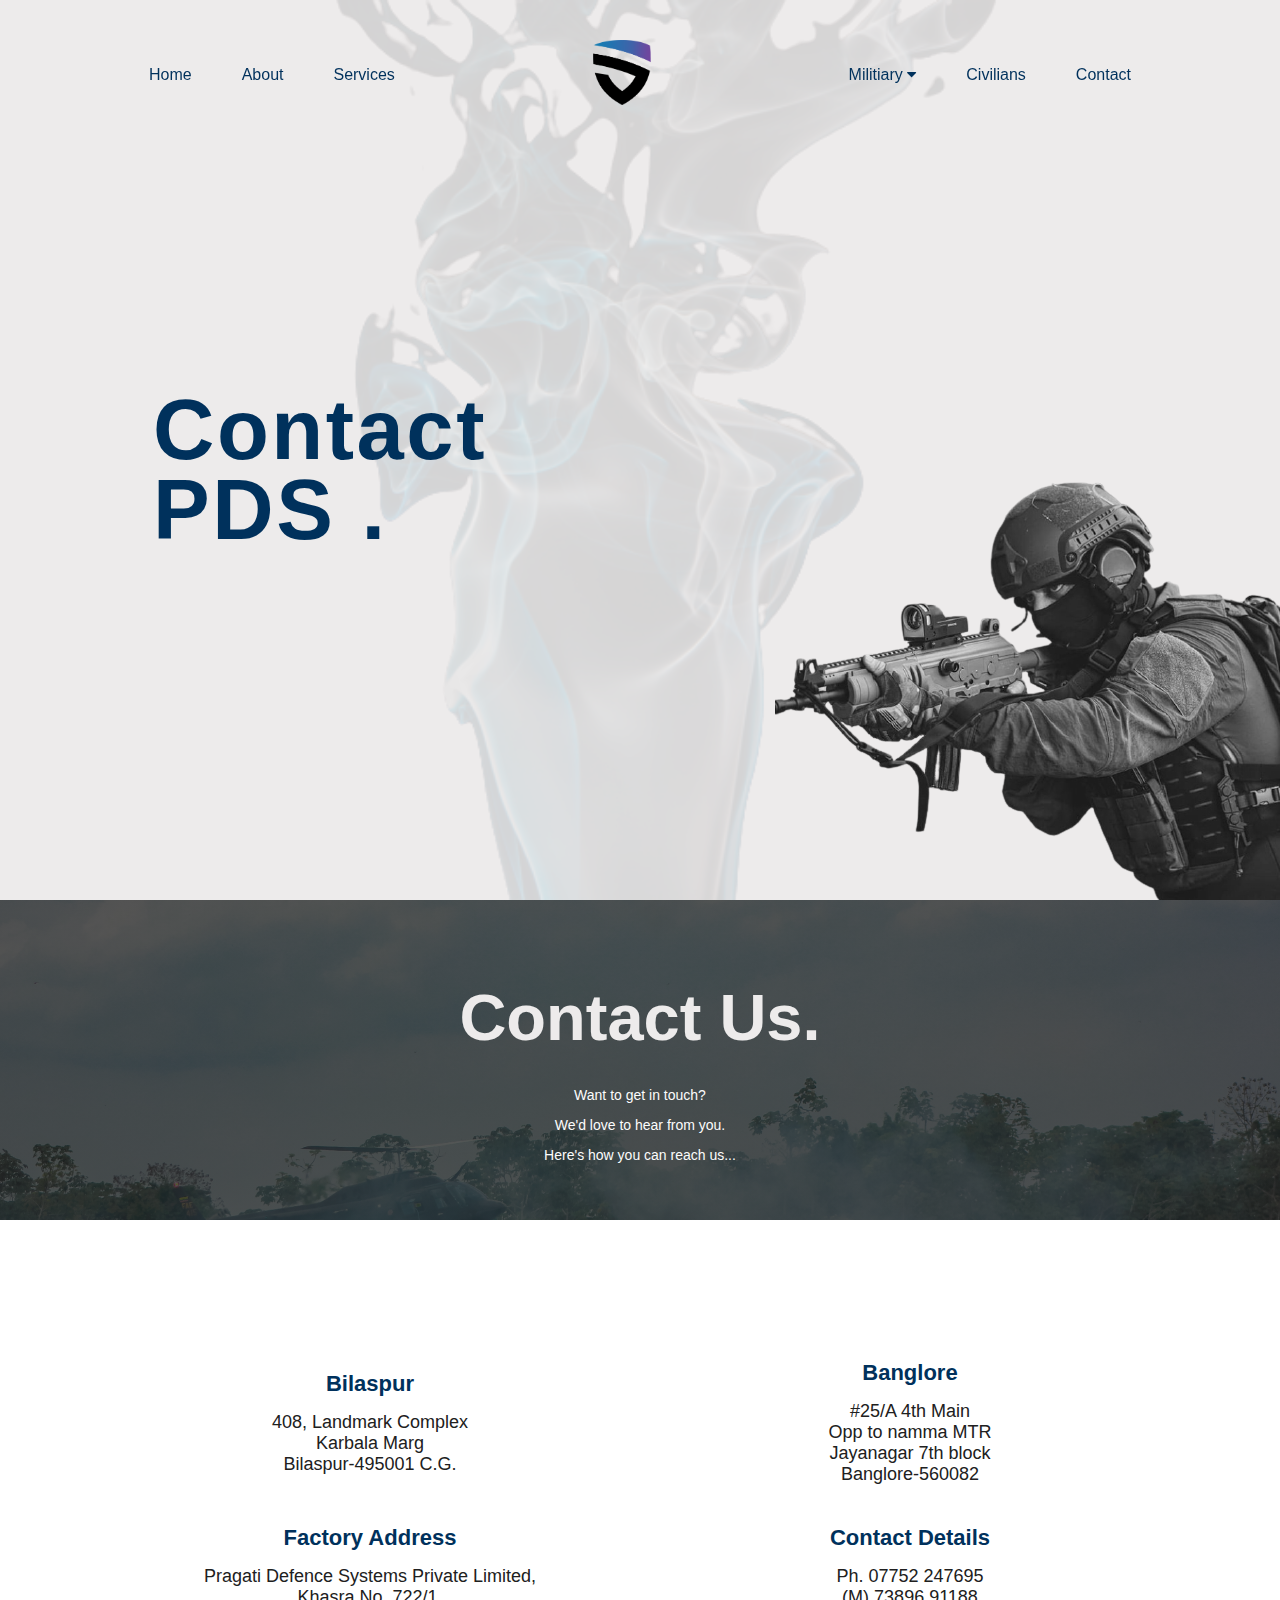
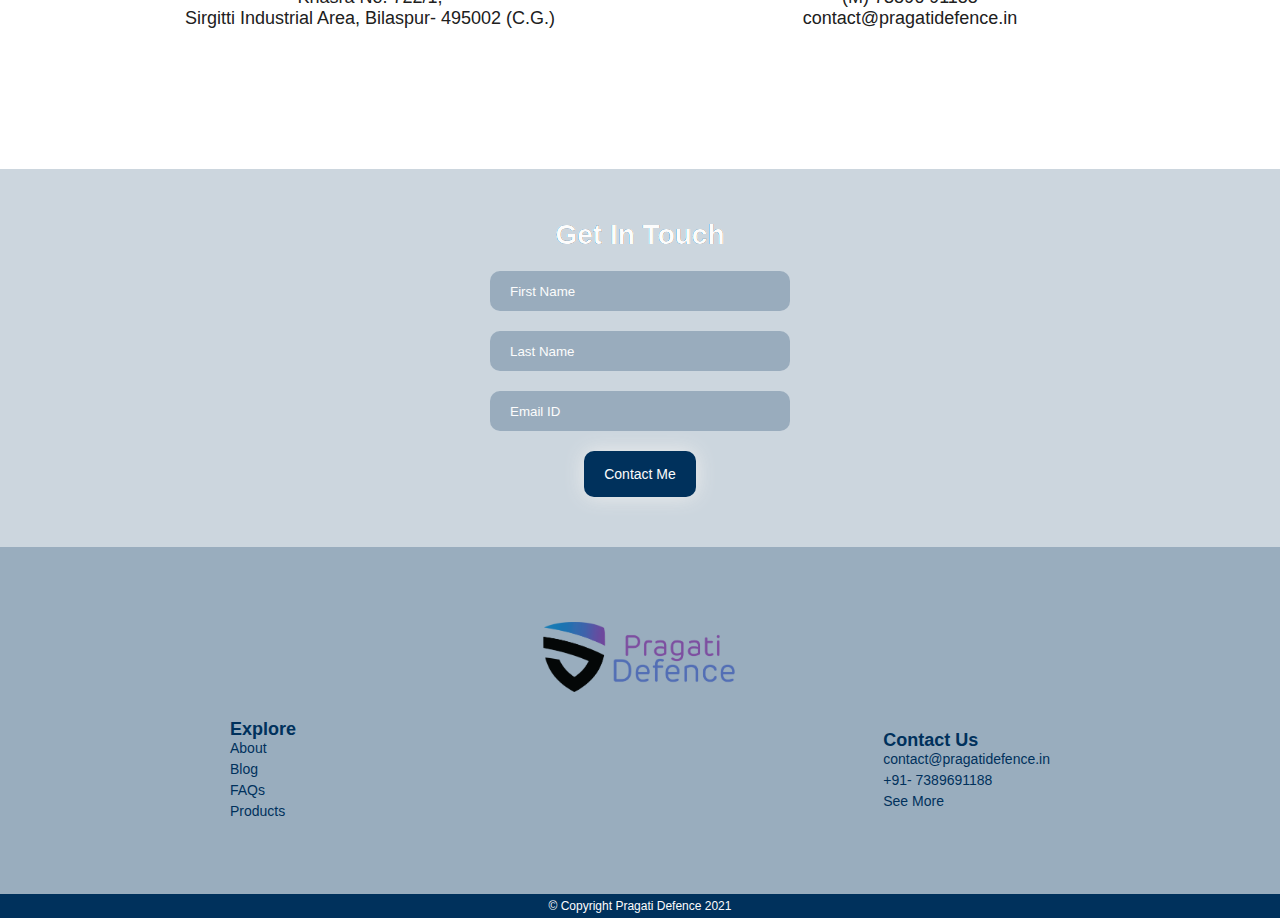
<file: contact.html>
<!DOCTYPE html>
<html lang="en">
<head>
    <meta charset="UTF-8">
    <meta http-equiv="X-UA-Compatible" content="IE=edge">
    <meta name="viewport" content="width=device-width, initial-scale=1.0">
    <link
      href="https://stackpath.bootstrapcdn.com/font-awesome/4.7.0/css/font-awesome.min.css"
      rel="stylesheet"
      integrity="sha384-wvfXpqpZZVQGK6TAh5PVlGOfQNHSoD2xbE+QkPxCAFlNEevoEH3Sl0sibVcOQVnN"
      crossorigin="anonymous"
    />
    <link href="https://fonts.googleapis.com/css2?family=Poppins:wght@300;400;700&display=swap" rel="stylesheet">
    <link rel="shortcut icon" type="image/png" href="images/Icon.png" />
    <link rel="stylesheet" href="css/style.css" />
    <title>Contact Us</title>
</head>
<body>
    <header class="header">
        <nav class="header__nav" id="navbar">
            <ul class="header__list">
                <li class="header__item"><a href="index.html" class="header__link">Home</a></li>
                <li class="header__item"><a href="about.html" class="header__link">About</a></li>
                <li class="header__item"><a href="services.html" class="header__link">Services</a></li>
            </ul>
            <a href="index.html" class="header__link"><img src="images/Icon.png" alt="logo" class="header__logo"></a></li>
            <ul class="header__list">
                <li class="header__item">
                    <div class="dropdown">
                        <a href="#" class="header__link dropbtn">Militiary <i class="fa fa-caret-down" aria-hidden="true"></i></a>
                        <div class="dropdown-content">
                            <a href="vests.html">Ballistic Vest/ Jackets</a>
                            <a href="armour.html">Hard Armour Plates</a>
                            <a href="helmets.html">Ballistic Helmets</a>
                            <a href="militiary.html">Ballistic Shields</a>
                        </div>
                    </div>
                </li>
                <li class="header__item"><a href="civilian.html" class="header__link">Civilians</a></li>
                <li class="header__item"><a href="contact.html" class="header__link">Contact</a></li>
            </ul>

            <div class="navigation">
                <input type="checkbox" class="navigation__checkbox" id="navi-toggle">
      
                <label for="navi-toggle" class="navigation__button">
                    <span class="navigation__icon"></span>
                </label>
      
                <div class="navigation__background"></div>
      
                <nav class="navigation__nav">
                    <ul class="navigation__list">
                        <li class="navigation__item"><a href="index.html" class="navigation__link">Home</a></li>
                        <li class="navigation__item"><a href="about.html" class="navigation__link">About</a></li>
                        <li class="navigation__item"><a href="services.html" class="navigation__link">Services</a></li>
                        <li class="navigation__item">
                            <div class="dropdown">
                                <a href="#" class="navigation__link dropbtn">Militiary <i class="fa fa-caret-down" aria-hidden="true"></i></a>
                                <div class="dropdown-content">
                                    <a href="vests.html">Ballistic Vest/ Jackets</a>
                                    <a href="armour.html">Hard Armour Plates</a>
                                    <a href="helmets.html">Ballistic Helmets</a>
                                    <a href="militiary.html">Ballistic Shields</a>
    
                                </div>
                            </div>
                        </li>
                        <li class="navigation__item"><a href="civilian.html" class="navigation__link">Civilians</a></li>
                        <li class="navigation__item"><a href="contact.html" class="navigation__link">Contact Us</a></li>
                        <img src="images/Logo.png" alt="logo" class="navigation__logo">
                    </ul>
                </nav>
            </div>
        </nav>
        <img src="images//header-bg.png" alt="background" class="header__img header__img--bg">

        <div class="header__hero header__hero--about">
            <h1 class="header__heading header__heading--about">
                Contact<br/>
                PDS .
            </h1>
        </div>
        <img src="images/header-img.png" alt="soldier" class="header__img header__img--side">
    </header>

    <section class="about">
        <h2 class="about__heading">
            Contact Us.
        </h2>
        <p class="about__para">
            Want to get in touch?<br/>
            We'd love to hear from you.<br/>
            Here's how you can reach us...
        </p>
    </section>

    <section class="details">
        <!-- <h4 class="details__heading">Pragati Defence Systems Pvt. Ltd.</h4> -->
        <div class="details__address">
            <div class="details__address--1">
                <h4 class="details__heading">Bilaspur</h4>
                <p class="details__address--para">408, Landmark Complex</p>
                <p class="details__address--para">Karbala Marg</p>
                <p class="details__address--para">Bilaspur-495001 C.G.</p>
            </div>
            <div class="details__address--1">
                <h4 class="details__heading">Banglore</h4>
                <p class="details__address--para">#25/A 4th Main</p>
                <p class="details__address--para">Opp to namma MTR</p>
                <p class="details__address--para">Jayanagar 7th block</p>
                <p class="details__address--para">Banglore-560082</p>
            </div>
            <div class="details__address--1">
                <h4 class="details__heading">Factory Address</h4>
                <p class="details__address--para">Pragati Defence Systems Private Limited, </p>
                <p class="details__address--para">Khasra No. 722/1,</p>
                <p class="details__address--para">Sirgitti Industrial Area, Bilaspur- 495002 (C.G.)</p>
            </div>
            <div class="details__address--1">
                <h4 class="details__heading">Contact Details</h4>
                <p class="details__address--para">Ph. 07752 247695</p>
                <p class="details__address--para">(M) 73896 91188</p>
                <p class="details__address--para">contact@pragatidefence.in</p>
            </div>
    </div>
    </section>

    <section class="getInTouch">
        <h3 class="getInTouch__heading">Get In Touch</h3>
        <form class="getInTouch__form" action="mailto:contact@pragatidefence.in" method="post">
            <input type="text" name="first_name" value="" placeholder="First Name" class="getInTouch__input">
            <input type="text" name="last_name" value="" placeholder="Last Name" class="getInTouch__input">
            <input type="email" name="email" value="" placeholder="Email ID" class="getInTouch__input">
            <input class="getInTouch__btn" type="submit" name="" value="Contact Me" placeholder="Contact Me">
        </form>
    </section>
    <footer class="footer">
        <img src="images/Logo.png" alt="logo" class="footer__logo">
        <div class="footer__content">
            <div class="footer__div">
                <h6 class="footer__heading">Explore</h6>
                <ul class="footer__list">
                    <li class="footer__items"><a href="#" class="footer__links">About</a></li>
                    <li class="footer__items"><a href="#" class="footer__links">Blog</a></li>
                    <li class="footer__items"><a href="#" class="footer__links">FAQs</a></li>
                    <li class="footer__items"><a href="#" class="footer__links">Products</a></li>
                </ul>
            </div>
            <div class="footer__div">
                <h6 class="footer__heading">Contact Us</h6>
                <ul class="footer__list">
                    <li class="footer__items"><a href="mailto:contact@pragatidefence.in" class="footer__links">contact@pragatidefence.in</a></li>
                    <li class="footer__items"><a href="tel:+917389691188" class="footer__links">+91- 7389691188</a></li>
                    <li class="footer__items"><a href="#" class="footer__links">See More</a></li>
                </ul>
            </div>
        </div>
    </footer>

    <div id="goToTop" class="gototop gototop__hide"> 
        <a href="#" class="gototop__link"> <button class="gototop__btn" type="button" name="button"><i class="fa fa-angle-up gototop__icon" aria-hidden="true"></i></button></a>
    </div>
    <section class="copyright">
        © Copyright Pragati Defence 2021
    </section>
    <script src="js/script.js" ></script>
</body>
</html>
</file>
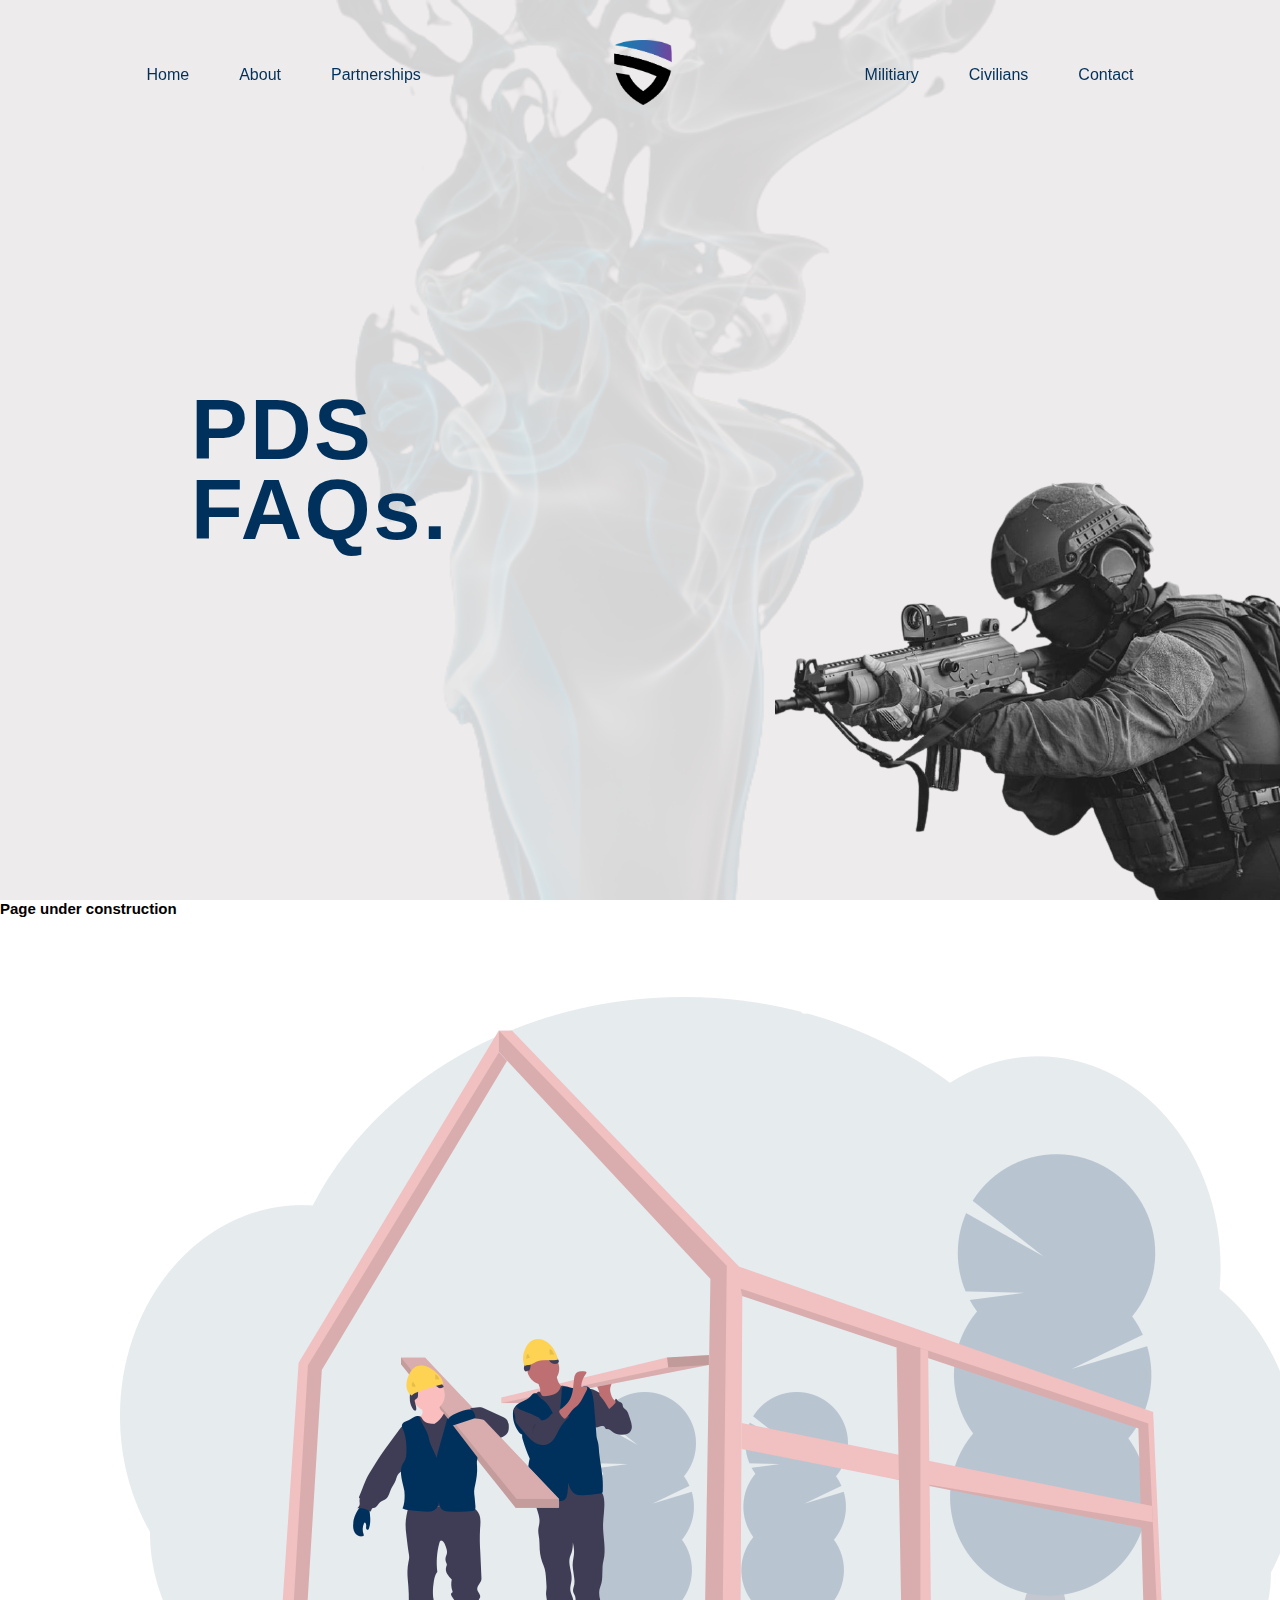
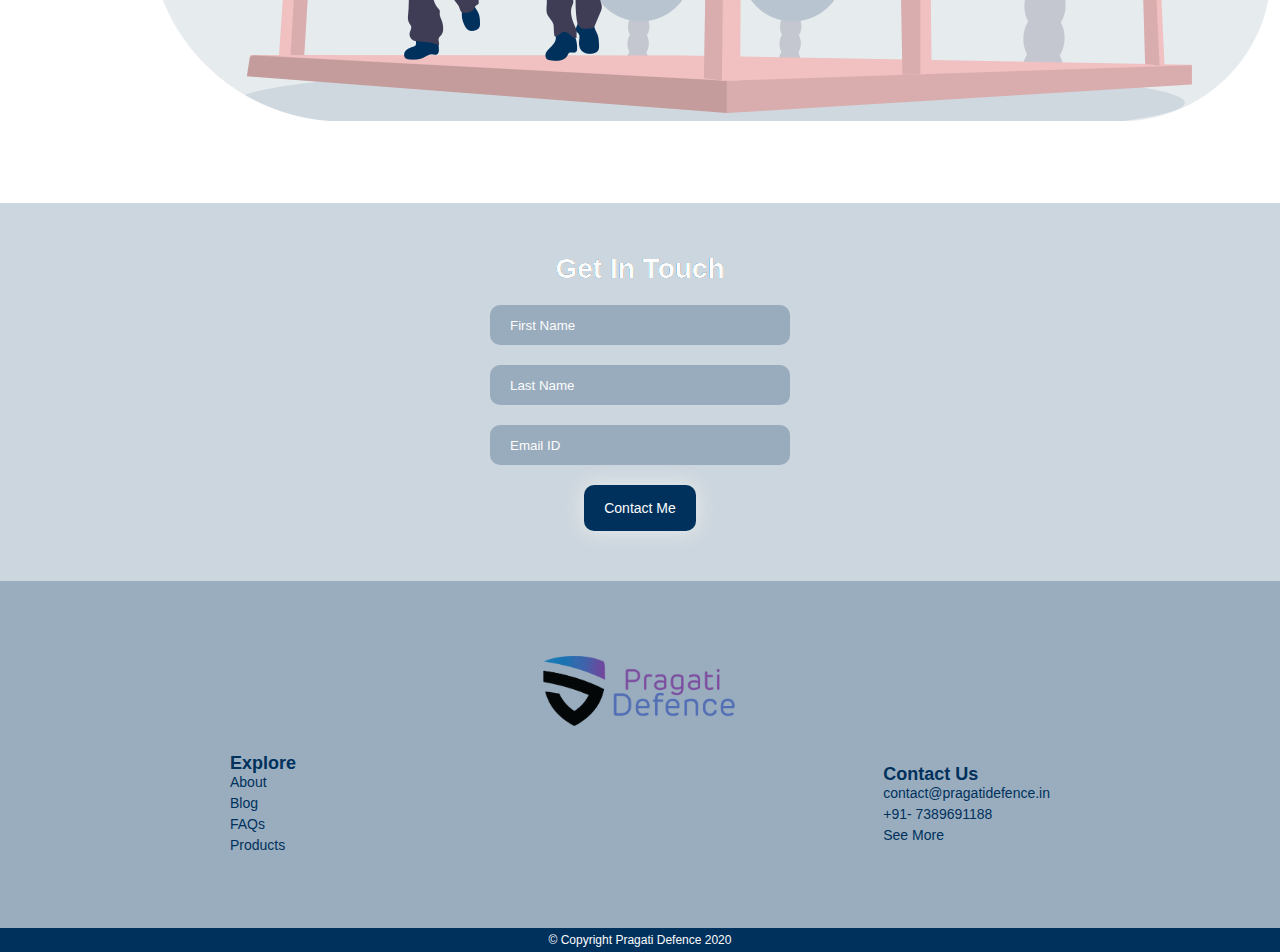
<file: faq.html>
<!DOCTYPE html>
<html lang="en">
<head>
    <meta charset="UTF-8">
    <meta http-equiv="X-UA-Compatible" content="IE=edge">
    <meta name="viewport" content="width=device-width, initial-scale=1.0">
    <link
      href="https://stackpath.bootstrapcdn.com/font-awesome/4.7.0/css/font-awesome.min.css"
      rel="stylesheet"
      integrity="sha384-wvfXpqpZZVQGK6TAh5PVlGOfQNHSoD2xbE+QkPxCAFlNEevoEH3Sl0sibVcOQVnN"
      crossorigin="anonymous"
    />
    <link href="https://fonts.googleapis.com/css2?family=Poppins:wght@300;400;700&display=swap" rel="stylesheet">
    <link rel="shortcut icon" type="image/png" href="images/Icon.png" />
    <link rel="stylesheet" href="css/style.css" />
    <title>FAQs</title>
</head>
<body>
  <header class="header">
    <nav class="header__nav" id="navbar">
        <ul class="header__list">
            <li class="header__item"><a href="index.html" class="header__link">Home</a></li>
            <li class="header__item"><a href="about.html" class="header__link">About</a></li>
            <li class="header__item"><a href="partnerships.html" class="header__link">Partnerships</a></li>
        </ul>
        <a href="index.html" class="header__link"><img src="images/Icon.png" alt="logo" class="header__logo"></a></li>
        <ul class="header__list">
            <li class="header__item"><a href="faq.html" class="header__link">Militiary</a></li>
            <li class="header__item"><a href="product.html" class="header__link">Civilians</a></li>
            <li class="header__item"><a href="contact.html" class="header__link">Contact</a></li>
        </ul>

        <div class="navigation">
            <input type="checkbox" class="navigation__checkbox" id="navi-toggle">
  
            <label for="navi-toggle" class="navigation__button">
                <span class="navigation__icon"></span>
            </label>
  
            <div class="navigation__background"></div>
  
            <nav class="navigation__nav">
                <ul class="navigation__list">
                    <li class="navigation__item"><a href="index.html" class="navigation__link">Home</a></li>
                    <li class="navigation__item"><a href="about.html" class="navigation__link">About</a></li>
                    <li class="navigation__item"><a href="partnerships.html" class="navigation__link">Partnerships</a></li>
                    <li class="navigation__item"><a href="faq.html" class="navigation__link">Militiary</a></li>
                    <li class="navigation__item"><a href="product.html" class="navigation__link">Civilians</a></li>
                    <img src="images/Logo.png" alt="logo" class="navigation__logo">
                </ul>
            </nav>
        </div>
    </nav>
    <img src="images//header-bg.png" alt="background" class="header__img header__img--bg">

    <div class="header__hero header__hero--about">
        <h1 class="header__heading header__heading--about">
            PDS<br/>
            FAQs.
        </h1>
    </div>
    <img src="images/header-img.png" alt="soldier" class="header__img header__img--side">
  </header>

  <section class="partnerships">
    <h2 class="partnerships__heading">Page under construction</h2>
    <img src="images/under_construction.png" alt="under_construction" class="partnerships__img">
  </section>

  <section class="getInTouch">
    <h3 class="getInTouch__heading">Get In Touch</h3>
    <form class="getInTouch__form" action="mailto:contact@oxyshield.in" method="post">
        <input type="text" name="first_name" value="" placeholder="First Name" class="getInTouch__input">
        <input type="text" name="last_name" value="" placeholder="Last Name" class="getInTouch__input">
        <input type="email" name="email" value="" placeholder="Email ID" class="getInTouch__input">
        <input class="getInTouch__btn" type="submit" name="" value="Contact Me" placeholder="Contact Me">
    </form>
  </section>
  <footer class="footer">
    <img src="images/Logo.png" alt="logo" class="footer__logo">
    <div class="footer__content">
        <div class="footer__div">
            <h6 class="footer__heading">Explore</h6>
            <ul class="footer__list">
                <li class="footer__items"><a href="#" class="footer__links">About</a></li>
                <li class="footer__items"><a href="#" class="footer__links">Blog</a></li>
                <li class="footer__items"><a href="#" class="footer__links">FAQs</a></li>
                <li class="footer__items"><a href="#" class="footer__links">Products</a></li>
            </ul>
        </div>
        <div class="footer__div">
            <h6 class="footer__heading">Contact Us</h6>
            <ul class="footer__list">
                <li class="footer__items"><a href="mailto:contact@pragatidefence.in" class="footer__links">contact@pragatidefence.in</a></li>
                <li class="footer__items"><a href="tel:+917389691188" class="footer__links">+91- 7389691188</a></li>
                <li class="footer__items"><a href="#" class="footer__links">See More</a></li>
            </ul>
        </div>
    </div>
  </footer>

  <div id="goToTop" class="gototop gototop__hide"> 
      <a href="#" class="gototop__link"> <button class="gototop__btn" type="button" name="button"><i class="fa fa-angle-up gototop__icon" aria-hidden="true"></i></button></a>
  </div>
  <section class="copyright">
      © Copyright Pragati Defence 2020
  </section>
  <script src="js/script.js" ></script>
</body>
</html>
</file>
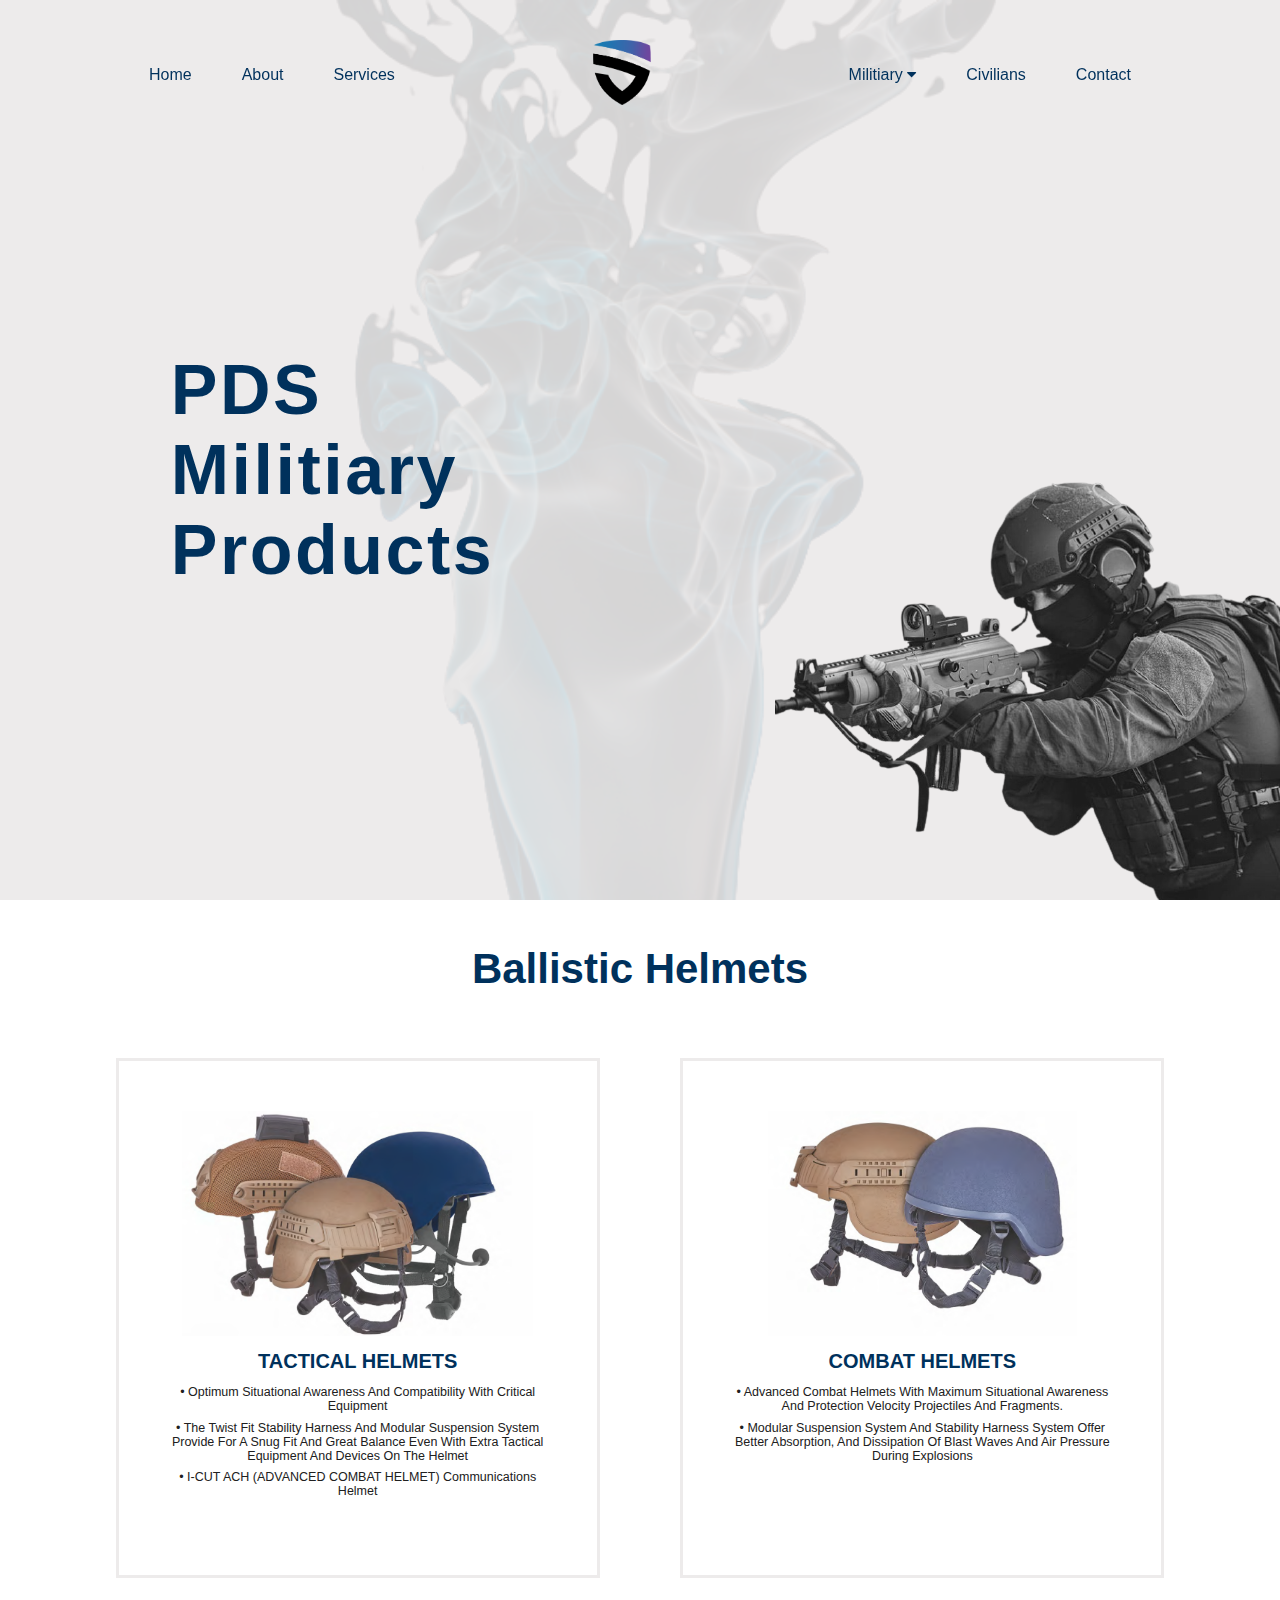
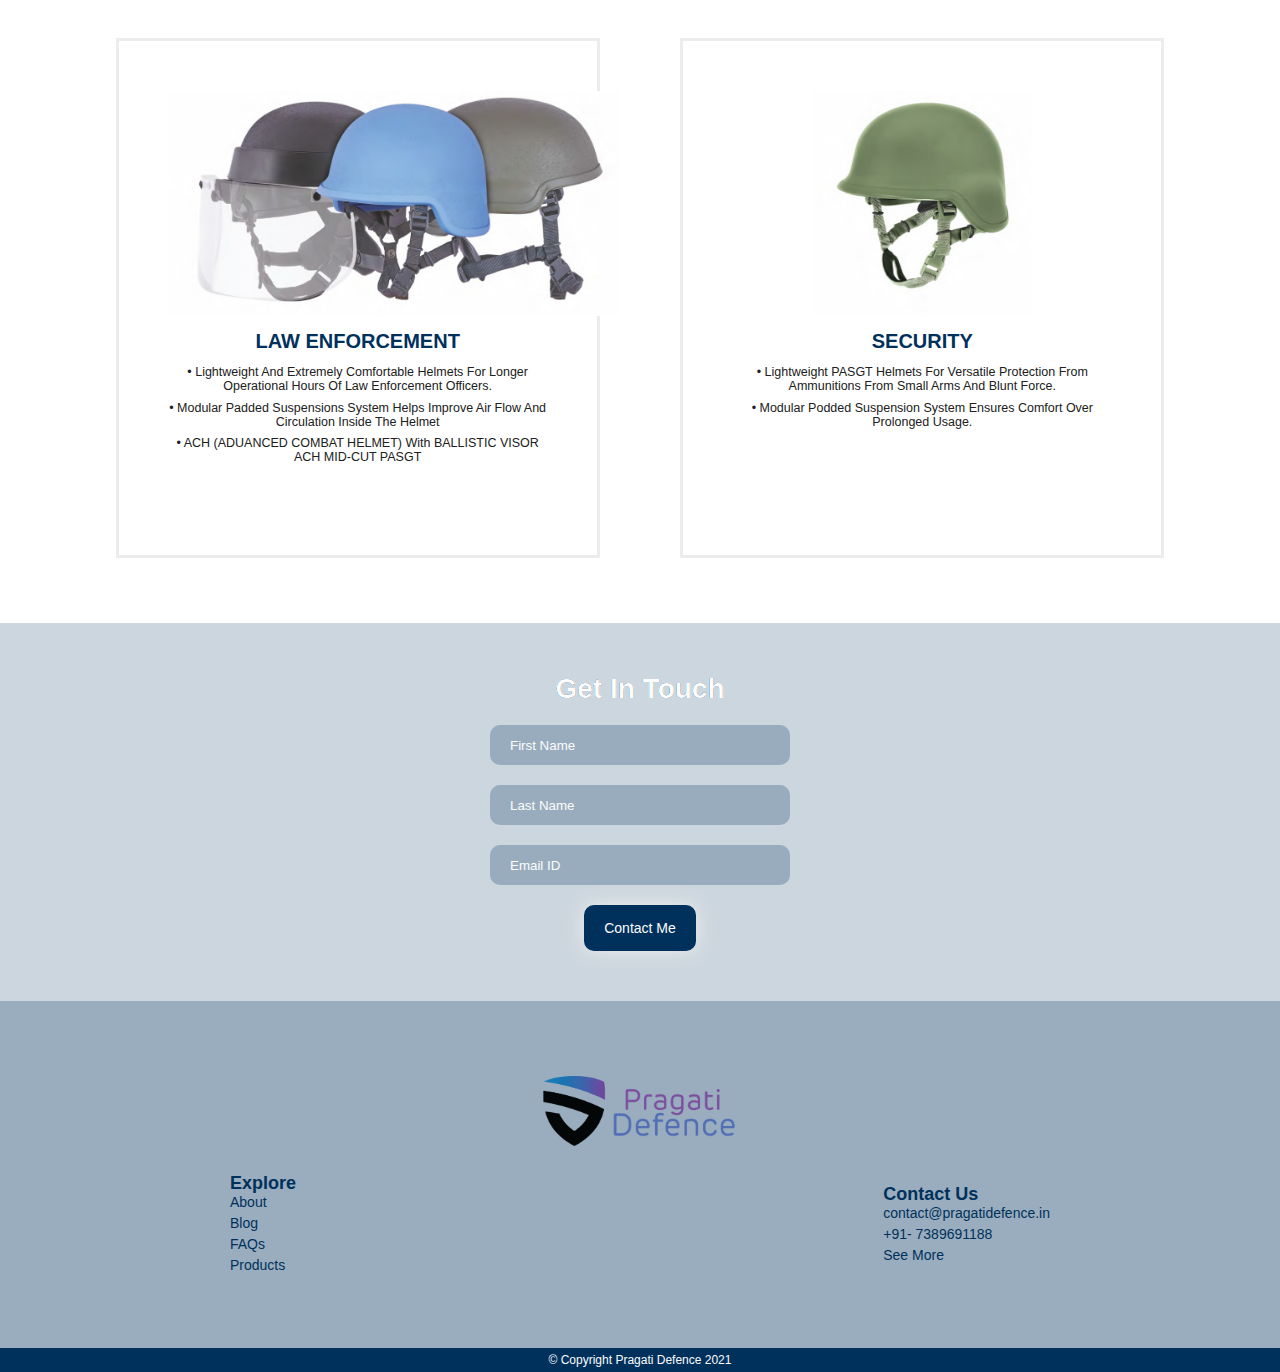
<file: helmets.html>
<!DOCTYPE html>
<html lang="en">
<head>
    <meta charset="UTF-8">
    <meta http-equiv="X-UA-Compatible" content="IE=edge">
    <meta name="viewport" content="width=device-width, initial-scale=1.0">
    <link
      href="https://stackpath.bootstrapcdn.com/font-awesome/4.7.0/css/font-awesome.min.css"
      rel="stylesheet"
      integrity="sha384-wvfXpqpZZVQGK6TAh5PVlGOfQNHSoD2xbE+QkPxCAFlNEevoEH3Sl0sibVcOQVnN"
      crossorigin="anonymous"
    />
    <link href="https://fonts.googleapis.com/css2?family=Poppins:wght@300;400;700&display=swap" rel="stylesheet">
    <link rel="shortcut icon" type="image/png" href="images/Icon.png" />
    <link rel="stylesheet" href="css/style.css" />
    <title>Militiary</title>
</head>
<body>
  <header class="header">
    <nav class="header__nav" id="navbar">
        <ul class="header__list">
            <li class="header__item"><a href="index.html" class="header__link">Home</a></li>
            <li class="header__item"><a href="about.html" class="header__link">About</a></li>
            <li class="header__item"><a href="services.html" class="header__link">Services</a></li>
        </ul>
        <a href="index.html" class="header__link"><img src="images/Icon.png" alt="logo" class="header__logo"></a></li>
        <ul class="header__list">
            <li class="header__item">
                <div class="dropdown">
                    <a href="#" class="header__link dropbtn">Militiary <i class="fa fa-caret-down" aria-hidden="true"></i></a>
                    <div class="dropdown-content">
                        <a href="vests.html">Ballistic Vest/ Jackets</a>
                        <a href="armour.html">Hard Armour Plates</a>
                        <a href="helmets.html">Ballistic Helmets</a>
                        <a href="militiary.html">Ballistic Shields</a>
                    </div>
                </div>
            </li>
            <li class="header__item"><a href="civilian.html" class="header__link">Civilians</a></li>
            <li class="header__item"><a href="contact.html" class="header__link">Contact</a></li>
        </ul>

        <div class="navigation">
            <input type="checkbox" class="navigation__checkbox" id="navi-toggle">
  
            <label for="navi-toggle" class="navigation__button">
                <span class="navigation__icon"></span>
            </label>
  
            <div class="navigation__background"></div>
  
            <nav class="navigation__nav">
                <ul class="navigation__list">
                    <li class="navigation__item"><a href="index.html" class="navigation__link">Home</a></li>
                    <li class="navigation__item"><a href="about.html" class="navigation__link">About</a></li>
                    <li class="navigation__item"><a href="services.html" class="navigation__link">Services</a></li>
                    <li class="navigation__item">
                        <div class="dropdown">
                            <a href="#" class="navigation__link dropbtn">Militiary <i class="fa fa-caret-down" aria-hidden="true"></i></a>
                            <div class="dropdown-content">
                                <a href="vests.html">Ballistic Vest/ Jackets</a>
                                <a href="armour.html">Hard Armour Plates</a>
                                <a href="helmets.html">Ballistic Helmets</a>
                                <a href="militiary.html">Ballistic Shields</a>
    
                            </div>
                        </div>
                    </li>
                    <li class="navigation__item"><a href="civilian.html" class="navigation__link">Civilians</a></li>
                    <li class="navigation__item"><a href="contact.html" class="navigation__link">Contact Us</a></li>
                    <img src="images/Logo.png" alt="logo" class="navigation__logo">
                </ul>
            </nav>
        </div>
    </nav>
    <img src="images//header-bg.png" alt="background" class="header__img header__img--bg">

    <div class="header__hero header__hero--partnership">
        <h1 class="header__heading header__heading--partnership">
            PDS<br/>
            Militiary<br/>
            Products
        </h1>
    </div>
    <img src="images/header-img.png" alt="soldier" class="header__img header__img--side">
  </header>

    <section class="products">
        <h2 class="products__heading">Ballistic Helmets</h2>
        <div class="products__div">
            <div class="products__product">
                <img src="images/helmet-1.png" alt="product" class="products__img products__img--helmet">
                <h4 class="products__name">tactical helmets</h4>
                <ul class="products__features">
                    <li class="products__feature">• Optimum situational awareness and compatibility with critical equipment</li>
                    <li class="products__feature">• The twist fit stability harness and modular suspension system provide for a snug fit and great
                        balance even with extra tactical equipment and devices on the helmet</li>
                    <li class="products__feature">• I-CUT
                        ACH (ADVANCED COMBAT HELMET)
                        Communications helmet</li>
                </ul>
            </div>
    
            <div class="products__product">
                <img src="images/helmet-2.png" alt="product" class="products__img products__img--helmet">
                <h4 class="products__name">Combat Helmets</h4>
                <ul class="products__features">
                    <li class="products__feature">• Advanced combat helmets with maximum situational awareness and protection
                        velocity projectiles and fragments.</li>
                    <li class="products__feature">• Modular suspension system and stability
                        harness system offer better absorption, and dissipation of blast waves and air
                        pressure during explosions</li>
                </ul>
            </div>
    
            <div class="products__product">
                <img src="images/helmet-3.png" alt="product" class="products__img products__img--helmet">
                <h4 class="products__name">Law Enforcement</h4>
                <ul class="products__features">
                    <li class="products__feature">• Lightweight and extremely comfortable helmets for longer operational hours of law
                        enforcement officers.</li>
                    <li class="products__feature">• Modular padded suspensions system helps improve air flow
                        and circulation inside the helmet</li>
                    <li class="products__feature">• ACH (ADUANCED COMBAT HELMET) with BALLISTIC VISOR
                        ACH MID-CUT
                        PASGT</li>
                </ul>
            </div>
    
            <div class="products__product">
                <img src="images/helmet-4.png" alt="product" class="products__img products__img--helmet">
                <h4 class="products__name">Security</h4>
                <ul class="products__features">
                    <li class="products__feature">• Lightweight PASGT helmets for versatile protection from ammunitions from small
                        arms and blunt force.</li>
                    <li class="products__feature">• Modular podded suspension system ensures comfort over
                        prolonged usage.</li>
                </ul>
            </div>
        </div>
        
    </section>

  <section class="getInTouch">
    <h3 class="getInTouch__heading">Get In Touch</h3>
    <form class="getInTouch__form" action="mailto:contact@pragatidefence.in" method="post">
        <input type="text" name="first_name" value="" placeholder="First Name" class="getInTouch__input">
        <input type="text" name="last_name" value="" placeholder="Last Name" class="getInTouch__input">
        <input type="email" name="email" value="" placeholder="Email ID" class="getInTouch__input">
        <input class="getInTouch__btn" type="submit" name="" value="Contact Me" placeholder="Contact Me">
    </form>
  </section>
  <footer class="footer">
    <img src="images/Logo.png" alt="logo" class="footer__logo">
    <div class="footer__content">
        <div class="footer__div">
            <h6 class="footer__heading">Explore</h6>
            <ul class="footer__list">
                <li class="footer__items"><a href="#" class="footer__links">About</a></li>
                <li class="footer__items"><a href="#" class="footer__links">Blog</a></li>
                <li class="footer__items"><a href="#" class="footer__links">FAQs</a></li>
                <li class="footer__items"><a href="#" class="footer__links">Products</a></li>
            </ul>
        </div>
        <div class="footer__div">
            <h6 class="footer__heading">Contact Us</h6>
            <ul class="footer__list">
                <li class="footer__items"><a href="mailto:contact@pragatidefence.in" class="footer__links">contact@pragatidefence.in</a></li>
                <li class="footer__items"><a href="tel:+917389691188" class="footer__links">+91- 7389691188</a></li>
                <li class="footer__items"><a href="#" class="footer__links">See More</a></li>
            </ul>
        </div>
    </div>
  </footer>

  <div id="goToTop" class="gototop gototop__hide"> 
      <a href="#" class="gototop__link"> <button class="gototop__btn" type="button" name="button"><i class="fa fa-angle-up gototop__icon" aria-hidden="true"></i></button></a>
  </div>
  <section class="copyright">
      © Copyright Pragati Defence 2021
  </section>
  <script src="js/script.js" ></script>
</body>
</html>
</file>
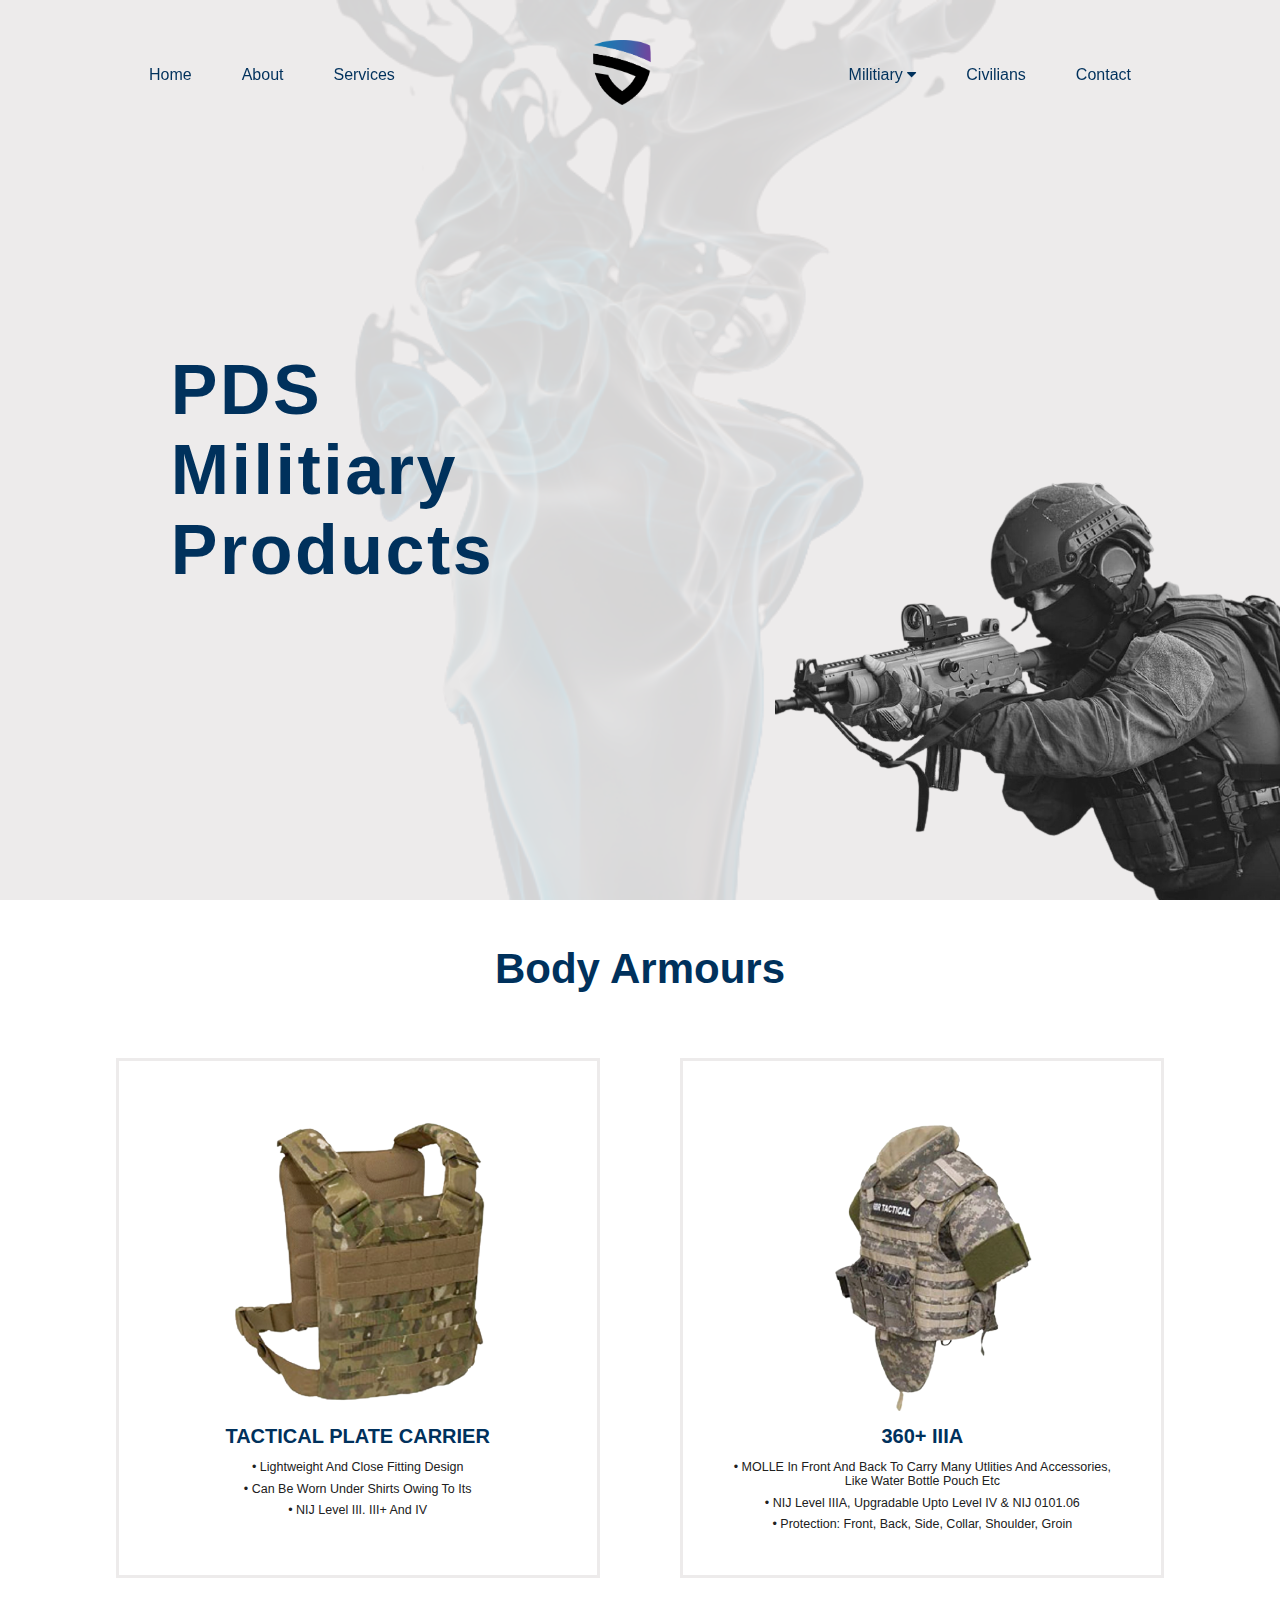
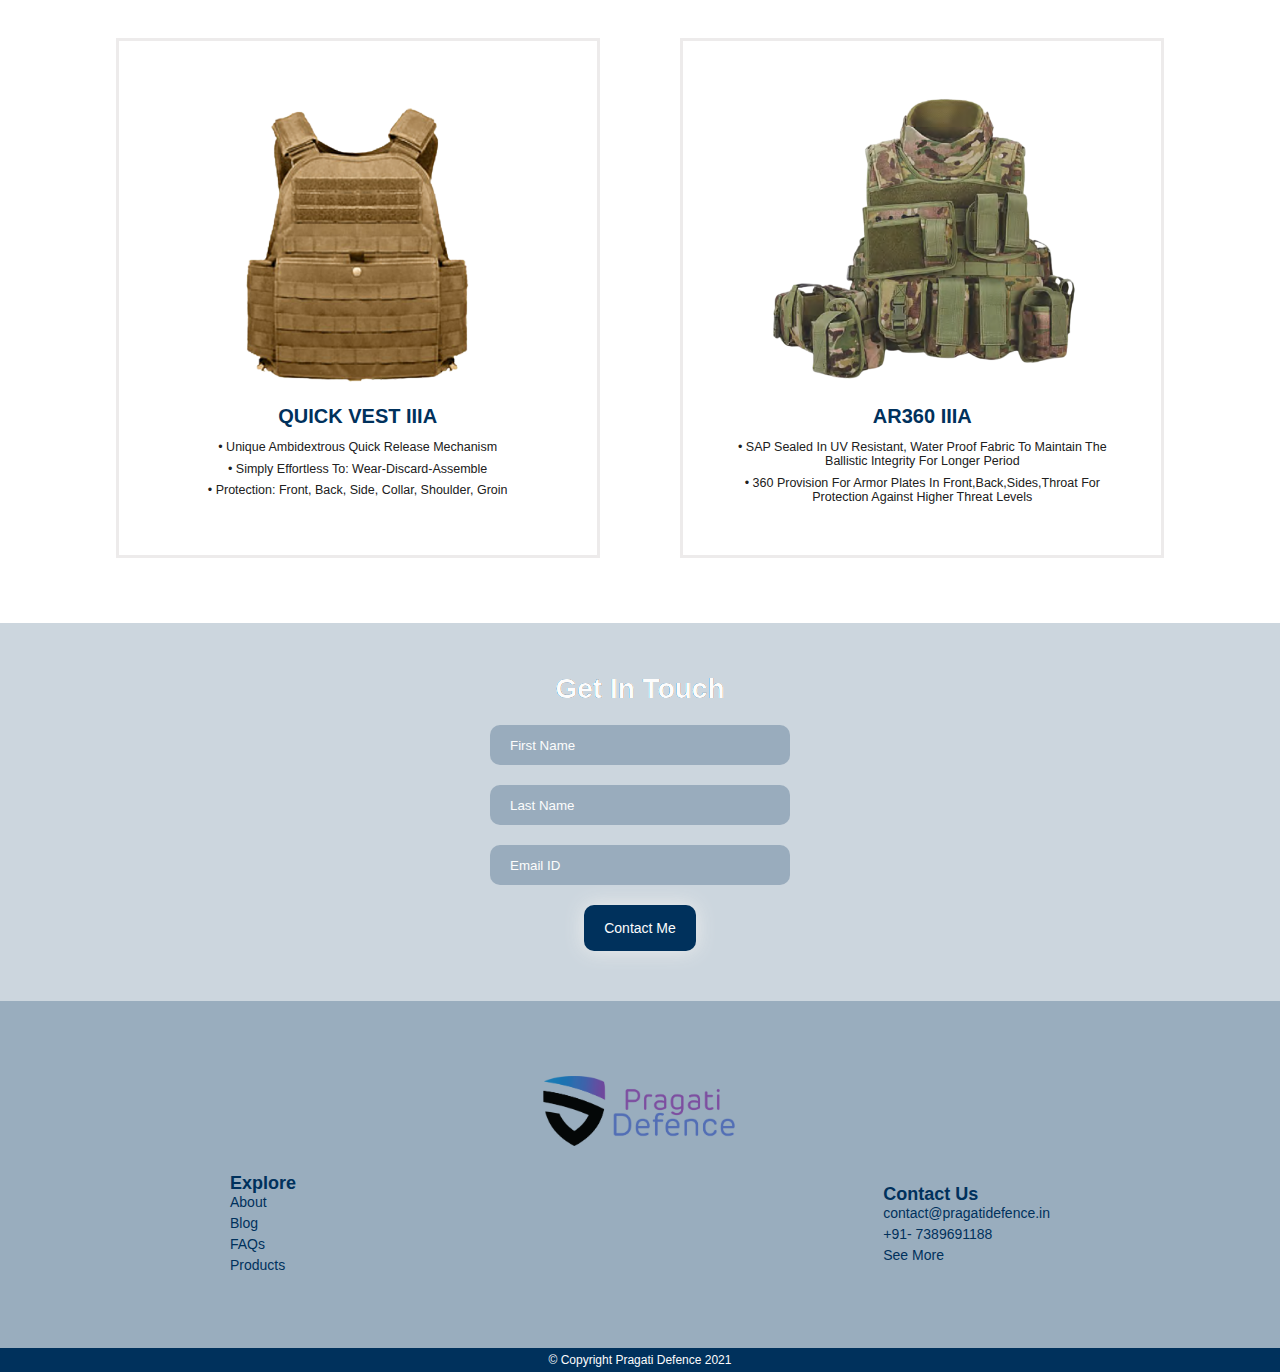
<file: militiary.html>
<!DOCTYPE html>
<html lang="en">
<head>
    <meta charset="UTF-8">
    <meta http-equiv="X-UA-Compatible" content="IE=edge">
    <meta name="viewport" content="width=device-width, initial-scale=1.0">
    <link
      href="https://stackpath.bootstrapcdn.com/font-awesome/4.7.0/css/font-awesome.min.css"
      rel="stylesheet"
      integrity="sha384-wvfXpqpZZVQGK6TAh5PVlGOfQNHSoD2xbE+QkPxCAFlNEevoEH3Sl0sibVcOQVnN"
      crossorigin="anonymous"
    />
    <link href="https://fonts.googleapis.com/css2?family=Poppins:wght@300;400;700&display=swap" rel="stylesheet">
    <link rel="shortcut icon" type="image/png" href="images/Icon.png" />
    <link rel="stylesheet" href="css/style.css" />
    <title>Militiary</title>
</head>
<body>
  <header class="header">
    <nav class="header__nav" id="navbar">
        <ul class="header__list">
            <li class="header__item"><a href="index.html" class="header__link">Home</a></li>
            <li class="header__item"><a href="about.html" class="header__link">About</a></li>
            <li class="header__item"><a href="services.html" class="header__link">Services</a></li>
        </ul>
        <a href="index.html" class="header__link"><img src="images/Icon.png" alt="logo" class="header__logo"></a></li>
        <ul class="header__list">
            <li class="header__item">
                <div class="dropdown">
                    <a href="#" class="header__link dropbtn">Militiary <i class="fa fa-caret-down" aria-hidden="true"></i></a>
                    <div class="dropdown-content">
                        <a href="vests.html">Ballistic Vest/ Jackets</a>
                        <a href="armour.html">Hard Armour Plates</a>
                        <a href="helmets.html">Ballistic Helmets</a>
                        <a href="militiary.html">Ballistic Shields</a>
                    </div>
                </div>
            </li>
            <li class="header__item"><a href="civilian.html" class="header__link">Civilians</a></li>
            <li class="header__item"><a href="contact.html" class="header__link">Contact</a></li>
        </ul>

        <div class="navigation">
            <input type="checkbox" class="navigation__checkbox" id="navi-toggle">
  
            <label for="navi-toggle" class="navigation__button">
                <span class="navigation__icon"></span>
            </label>
  
            <div class="navigation__background"></div>
  
            <nav class="navigation__nav">
                <ul class="navigation__list">
                    <li class="navigation__item"><a href="index.html" class="navigation__link">Home</a></li>
                    <li class="navigation__item"><a href="about.html" class="navigation__link">About</a></li>
                    <li class="navigation__item"><a href="services.html" class="navigation__link">Services</a></li>
                    <li class="navigation__item">
                        <div class="dropdown">
                            <a href="#" class="navigation__link dropbtn">Militiary <i class="fa fa-caret-down" aria-hidden="true"></i></a>
                            <div class="dropdown-content">
                                <a href="vests.html">Ballistic Vest/ Jackets</a>
                                <a href="armour.html">Hard Armour Plates</a>
                                <a href="helmets.html">Ballistic Helmets</a>
                                <a href="militiary.html">Ballistic Shields</a>
    
                            </div>
                        </div>
                    </li>
                    <li class="navigation__item"><a href="civilian.html" class="navigation__link">Civilians</a></li>
                    <li class="navigation__item"><a href="contact.html" class="navigation__link">Contact Us</a></li>
                    <img src="images/Logo.png" alt="logo" class="navigation__logo">
                </ul>
            </nav>
        </div>
    </nav>
    <img src="images//header-bg.png" alt="background" class="header__img header__img--bg">

    <div class="header__hero header__hero--partnership">
        <h1 class="header__heading header__heading--partnership">
            PDS<br/>
            Militiary<br/>
            Products
        </h1>
    </div>
    <img src="images/header-img.png" alt="soldier" class="header__img header__img--side">
  </header>

    <section class="products">
        <h2 class="products__heading">Body Armours</h2>
        <div class="products__div">
            <div class="products__product">
                <img src="images/8.png" alt="product" class="products__img">
                <h4 class="products__name">tactical plate carrier</h4>
                <ul class="products__features">
                    <li class="products__feature">• lightweight and close fitting design</li>
                    <li class="products__feature">• can be worn under shirts owing to its</li>
                    <li class="products__feature">• NIJ level III. III+ and IV</li>
                </ul>
            </div>
    
            <div class="products__product">
                <img src="images/9.png" alt="product" class="products__img">
                <h4 class="products__name">360+ IIIA</h4>
                <ul class="products__features">
                    <li class="products__feature">• MOLLE in front and back to carry many utlities and accessories, like water bottle pouch etc</li>
                    <li class="products__feature">• NIJ level IIIA, upgradable upto level IV & NIJ 0101.06</li>
                    <li class="products__feature">• Protection: Front, Back, Side, Collar, Shoulder, Groin</li>
                </ul>
            </div>
    
            <div class="products__product">
                <img src="images/10.png" alt="product" class="products__img">
                <h4 class="products__name">quick vest IIIA</h4>
                <ul class="products__features">
                    <li class="products__feature">• unique ambidextrous quick release mechanism</li>
                    <li class="products__feature">• simply effortless to: wear-discard-assemble</li>
                    <li class="products__feature">• Protection: Front, Back, Side, Collar, Shoulder, Groin</li>
                </ul>
            </div>
    
            <div class="products__product">
                <img src="images/11.png" alt="product" class="products__img">
                <h4 class="products__name">AR360 IIIA</h4>
                <ul class="products__features">
                    <li class="products__feature">• SAP sealed in UV resistant, water proof fabric to maintain the ballistic integrity for longer period</li>
                    <li class="products__feature">• 360 provision for armor plates in front,back,sides,throat for protection against higher threat levels</li>
                </ul>
            </div>
        </div>
        
    </section>

  <section class="getInTouch">
    <h3 class="getInTouch__heading">Get In Touch</h3>
    <form class="getInTouch__form" action="mailto:contact@pragatidefence.in" method="post">
        <input type="text" name="first_name" value="" placeholder="First Name" class="getInTouch__input">
        <input type="text" name="last_name" value="" placeholder="Last Name" class="getInTouch__input">
        <input type="email" name="email" value="" placeholder="Email ID" class="getInTouch__input">
        <input class="getInTouch__btn" type="submit" name="" value="Contact Me" placeholder="Contact Me">
    </form>
  </section>
  <footer class="footer">
    <img src="images/Logo.png" alt="logo" class="footer__logo">
    <div class="footer__content">
        <div class="footer__div">
            <h6 class="footer__heading">Explore</h6>
            <ul class="footer__list">
                <li class="footer__items"><a href="#" class="footer__links">About</a></li>
                <li class="footer__items"><a href="#" class="footer__links">Blog</a></li>
                <li class="footer__items"><a href="#" class="footer__links">FAQs</a></li>
                <li class="footer__items"><a href="#" class="footer__links">Products</a></li>
            </ul>
        </div>
        <div class="footer__div">
            <h6 class="footer__heading">Contact Us</h6>
            <ul class="footer__list">
                <li class="footer__items"><a href="mailto:contact@pragatidefence.in" class="footer__links">contact@pragatidefence.in</a></li>
                <li class="footer__items"><a href="tel:+917389691188" class="footer__links">+91- 7389691188</a></li>
                <li class="footer__items"><a href="#" class="footer__links">See More</a></li>
            </ul>
        </div>
    </div>
  </footer>

  <div id="goToTop" class="gototop gototop__hide"> 
      <a href="#" class="gototop__link"> <button class="gototop__btn" type="button" name="button"><i class="fa fa-angle-up gototop__icon" aria-hidden="true"></i></button></a>
  </div>
  <section class="copyright">
      © Copyright Pragati Defence 2021
  </section>
  <script src="js/script.js" ></script>
</body>
</html>
</file>
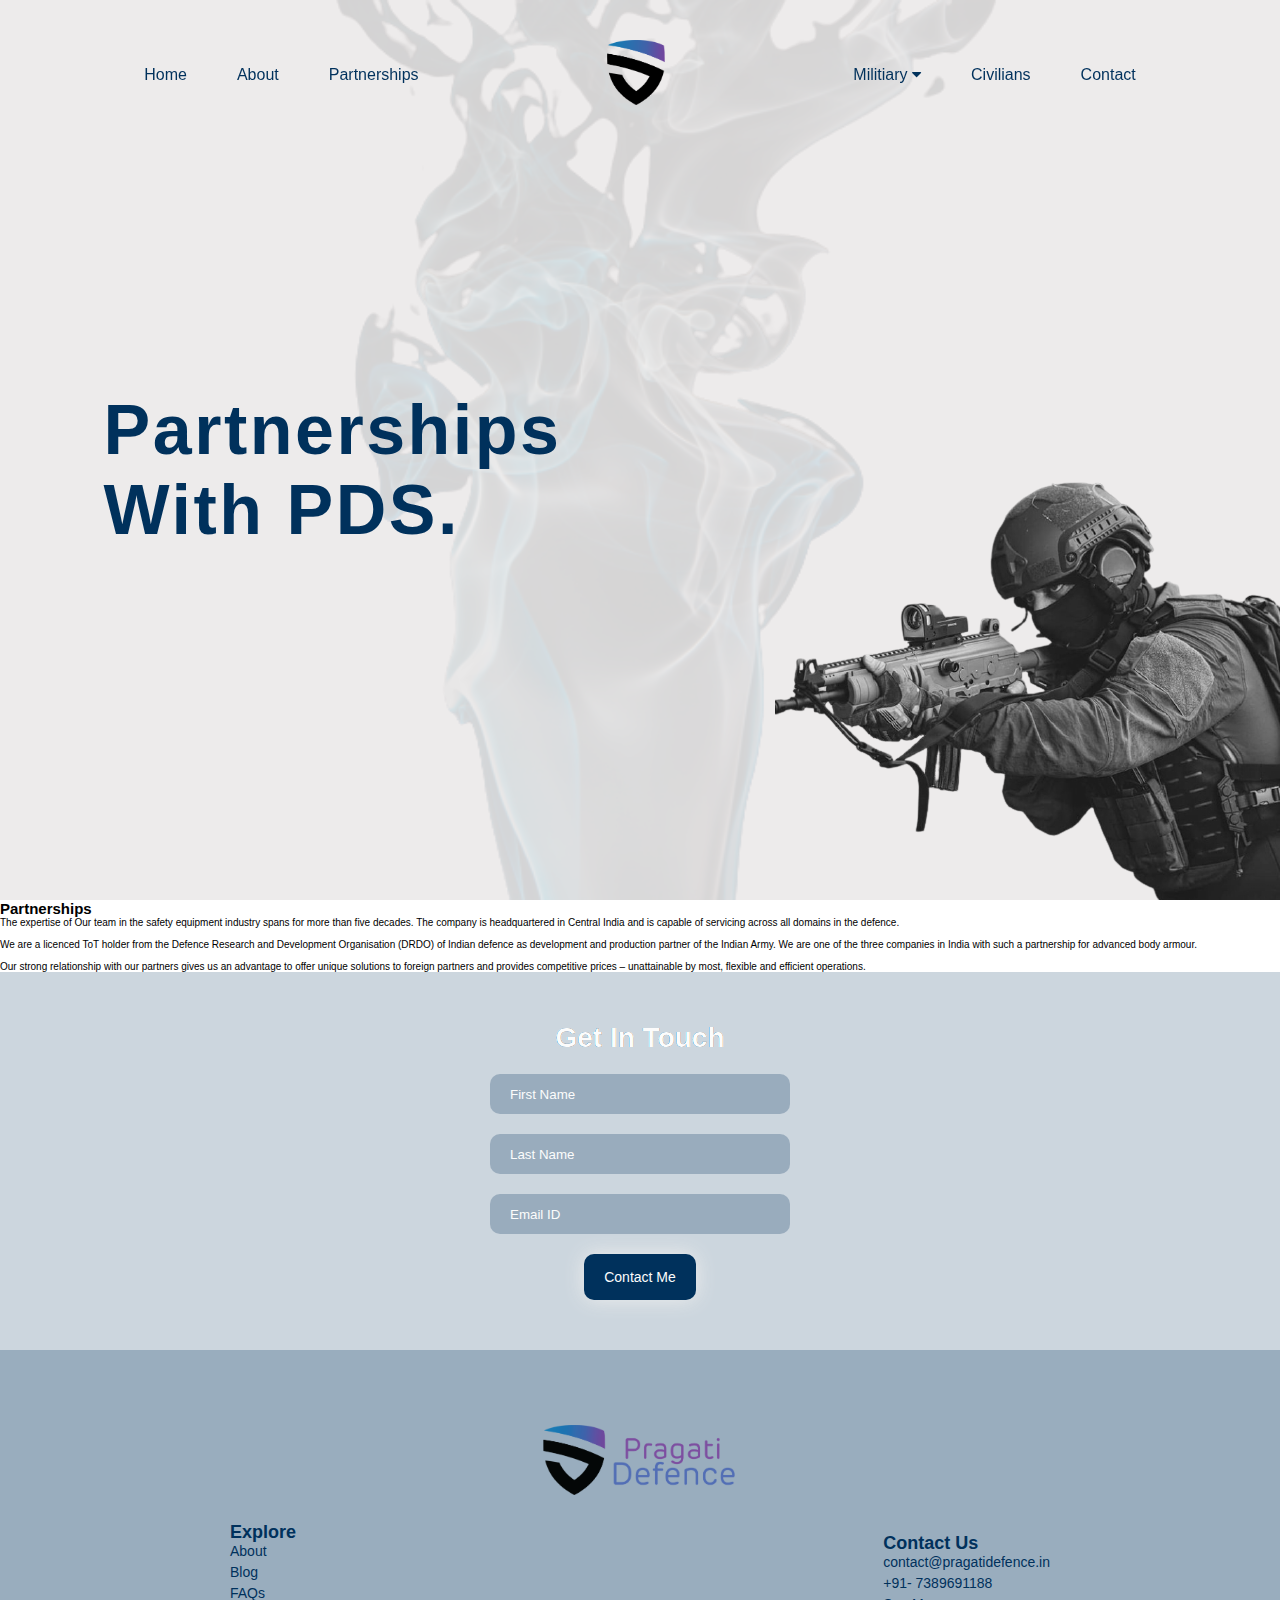
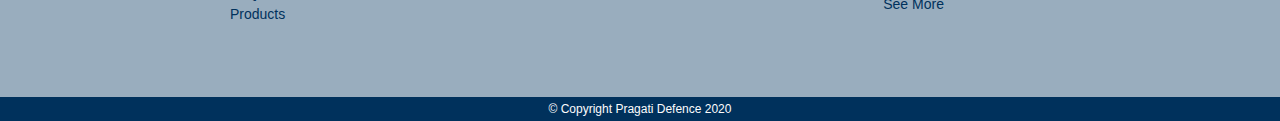
<file: partnerships.html>
<!DOCTYPE html>
<html lang="en">
<head>
    <meta charset="UTF-8">
    <meta http-equiv="X-UA-Compatible" content="IE=edge">
    <meta name="viewport" content="width=device-width, initial-scale=1.0">
    <link
      href="https://stackpath.bootstrapcdn.com/font-awesome/4.7.0/css/font-awesome.min.css"
      rel="stylesheet"
      integrity="sha384-wvfXpqpZZVQGK6TAh5PVlGOfQNHSoD2xbE+QkPxCAFlNEevoEH3Sl0sibVcOQVnN"
      crossorigin="anonymous"
    />
    <link href="https://fonts.googleapis.com/css2?family=Poppins:wght@300;400;700&display=swap" rel="stylesheet">
    <link rel="shortcut icon" type="image/png" href="images/Icon.png" />
    <link rel="stylesheet" href="css/style.css" />
    <title>Partnerships</title>
</head>
<body>
  <header class="header">
    <nav class="header__nav" id="navbar">
        <ul class="header__list">
            <li class="header__item"><a href="index.html" class="header__link">Home</a></li>
            <li class="header__item"><a href="about.html" class="header__link">About</a></li>
            <li class="header__item"><a href="partnerships.html" class="header__link">Partnerships</a></li>
        </ul>
        <a href="index.html" class="header__link"><img src="images/Icon.png" alt="logo" class="header__logo"></a></li>
        <ul class="header__list">
            <li class="header__item">
                <div class="dropdown">
                    <a href="#" class="header__link dropbtn">Militiary <i class="fa fa-caret-down" aria-hidden="true"></i></a>
                    <div class="dropdown-content">
                        <a href="vests.html">Ballistic Vest/ Jackets</a>
                        <a href="armour.html">Hard Armour Plates</a>
                        <a href="helmets.html">Ballistic Helmets</a>
                        <a href="militiary.html">Ballistic Shields</a>
                    </div>
                </div>
            </li>
            <li class="header__item"><a href="civilian.html" class="header__link">Civilians</a></li>
            <li class="header__item"><a href="contact.html" class="header__link">Contact</a></li>
        </ul>

        <div class="navigation">
            <input type="checkbox" class="navigation__checkbox" id="navi-toggle">
  
            <label for="navi-toggle" class="navigation__button">
                <span class="navigation__icon"></span>
            </label>
  
            <div class="navigation__background"></div>
  
            <nav class="navigation__nav">
                <ul class="navigation__list">
                    <li class="navigation__item"><a href="index.html" class="navigation__link">Home</a></li>
                    <li class="navigation__item"><a href="about.html" class="navigation__link">About</a></li>
                    <li class="navigation__item"><a href="partnerships.html" class="navigation__link">Partnerships</a></li>
                    <li class="navigation__item">
                        <div class="dropdown">
                            <a href="#" class="navigation__link dropbtn">Militiary <i class="fa fa-caret-down" aria-hidden="true"></i></a>
                            <div class="dropdown-content">
                                <a href="vests.html">Ballistic Vest/ Jackets</a>
                                <a href="armour.html">Hard Armour Plates</a>
                                <a href="helmets.html">Ballistic Helmets</a>
                                <a href="militiary.html">Ballistic Shields</a>
    
                            </div>
                        </div>
                    </li>
                    <li class="navigation__item"><a href="civilian.html" class="navigation__link">Civilians</a></li>
                    <li class="navigation__item"><a href="contact.html" class="navigation__link">Contact Us</a></li>
                    <img src="images/Logo.png" alt="logo" class="navigation__logo">
                </ul>
            </nav>
        </div>
    </nav>
    <img src="images//header-bg.png" alt="background" class="header__img header__img--bg">

    <div class="header__hero header__hero--partnership">
        <h1 class="header__heading header__heading--partnership">
            Partnerships<br/>
            with PDS.
        </h1>
    </div>
    <img src="images/header-img.png" alt="soldier" class="header__img header__img--side">
  </header>

  <section class="partnerships">
    <h2 class="partnerships__heading">
        Partnerships
    </h2>
    <p class="partnerships__para">
        The expertise of Our team in the safety equipment industry spans for more than five decades.
        The company is headquartered in Central India and is capable of servicing across all domains in the defence.
        <br/>
        <br/> 
        We are a licenced ToT holder from the Defence Research and Development Organisation (DRDO) of Indian defence as development and production partner of the Indian Army. We are one of the three companies in India with such a partnership for advanced body armour.
        <br/>
        <br/>
        Our strong relationship with our partners gives us an advantage to offer unique solutions to foreign partners and provides competitive prices – unattainable by most, flexible and efficient operations.    
    </p>
  </section>

  <section class="getInTouch">
    <h3 class="getInTouch__heading">Get In Touch</h3>
    <form class="getInTouch__form" action="mailto:contact@oxyshield.in" method="post">
        <input type="text" name="first_name" value="" placeholder="First Name" class="getInTouch__input">
        <input type="text" name="last_name" value="" placeholder="Last Name" class="getInTouch__input">
        <input type="email" name="email" value="" placeholder="Email ID" class="getInTouch__input">
        <input class="getInTouch__btn" type="submit" name="" value="Contact Me" placeholder="Contact Me">
    </form>
  </section>
  <footer class="footer">
    <img src="images/Logo.png" alt="logo" class="footer__logo">
    <div class="footer__content">
        <div class="footer__div">
            <h6 class="footer__heading">Explore</h6>
            <ul class="footer__list">
                <li class="footer__items"><a href="#" class="footer__links">About</a></li>
                <li class="footer__items"><a href="#" class="footer__links">Blog</a></li>
                <li class="footer__items"><a href="#" class="footer__links">FAQs</a></li>
                <li class="footer__items"><a href="#" class="footer__links">Products</a></li>
            </ul>
        </div>
        <div class="footer__div">
            <h6 class="footer__heading">Contact Us</h6>
            <ul class="footer__list">
                <li class="footer__items"><a href="mailto:contact@pragatidefence.in" class="footer__links">contact@pragatidefence.in</a></li>
                <li class="footer__items"><a href="tel:+917389691188" class="footer__links">+91- 7389691188</a></li>
                <li class="footer__items"><a href="#" class="footer__links">See More</a></li>
            </ul>
        </div>
    </div>
  </footer>

  <div id="goToTop" class="gototop gototop__hide"> 
      <a href="#" class="gototop__link"> <button class="gototop__btn" type="button" name="button"><i class="fa fa-angle-up gototop__icon" aria-hidden="true"></i></button></a>
  </div>
  <section class="copyright">
      © Copyright Pragati Defence 2020
  </section>
  <script src="js/script.js" ></script>
</body>
</html>
</file>
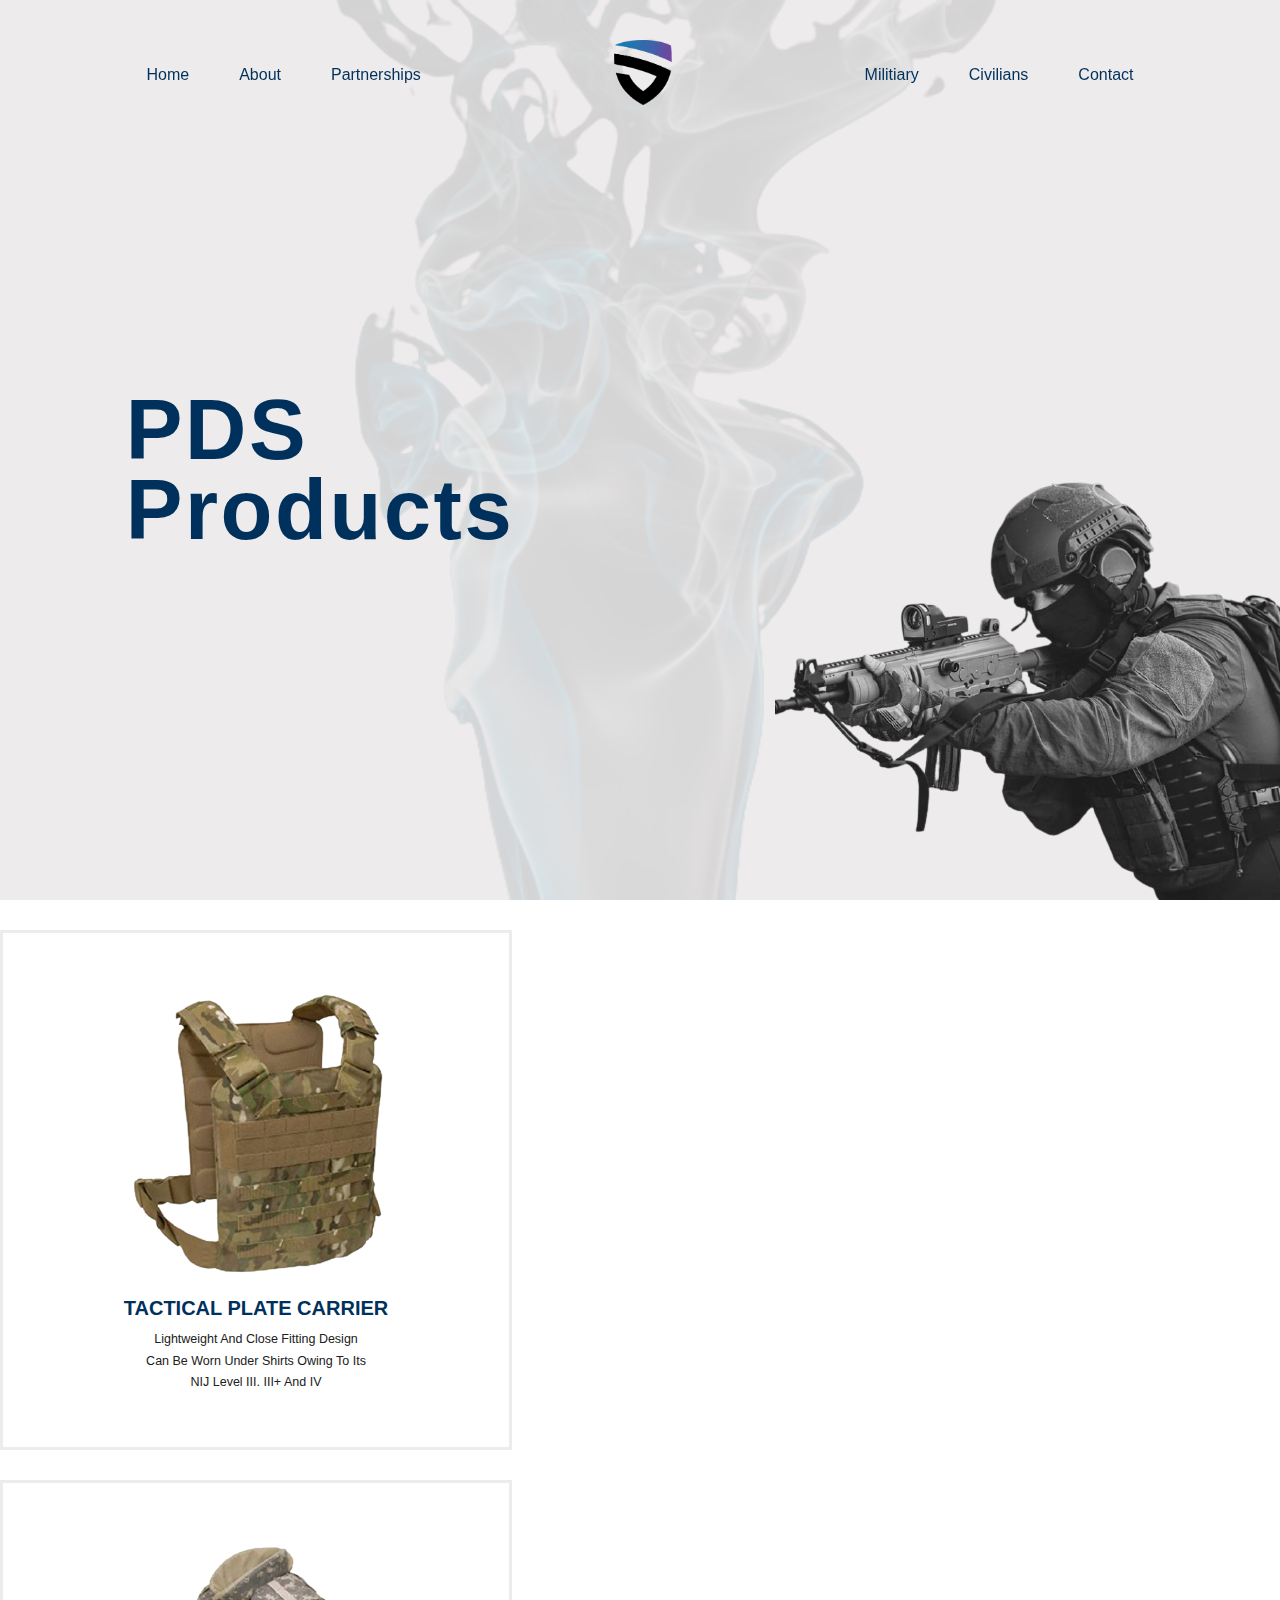
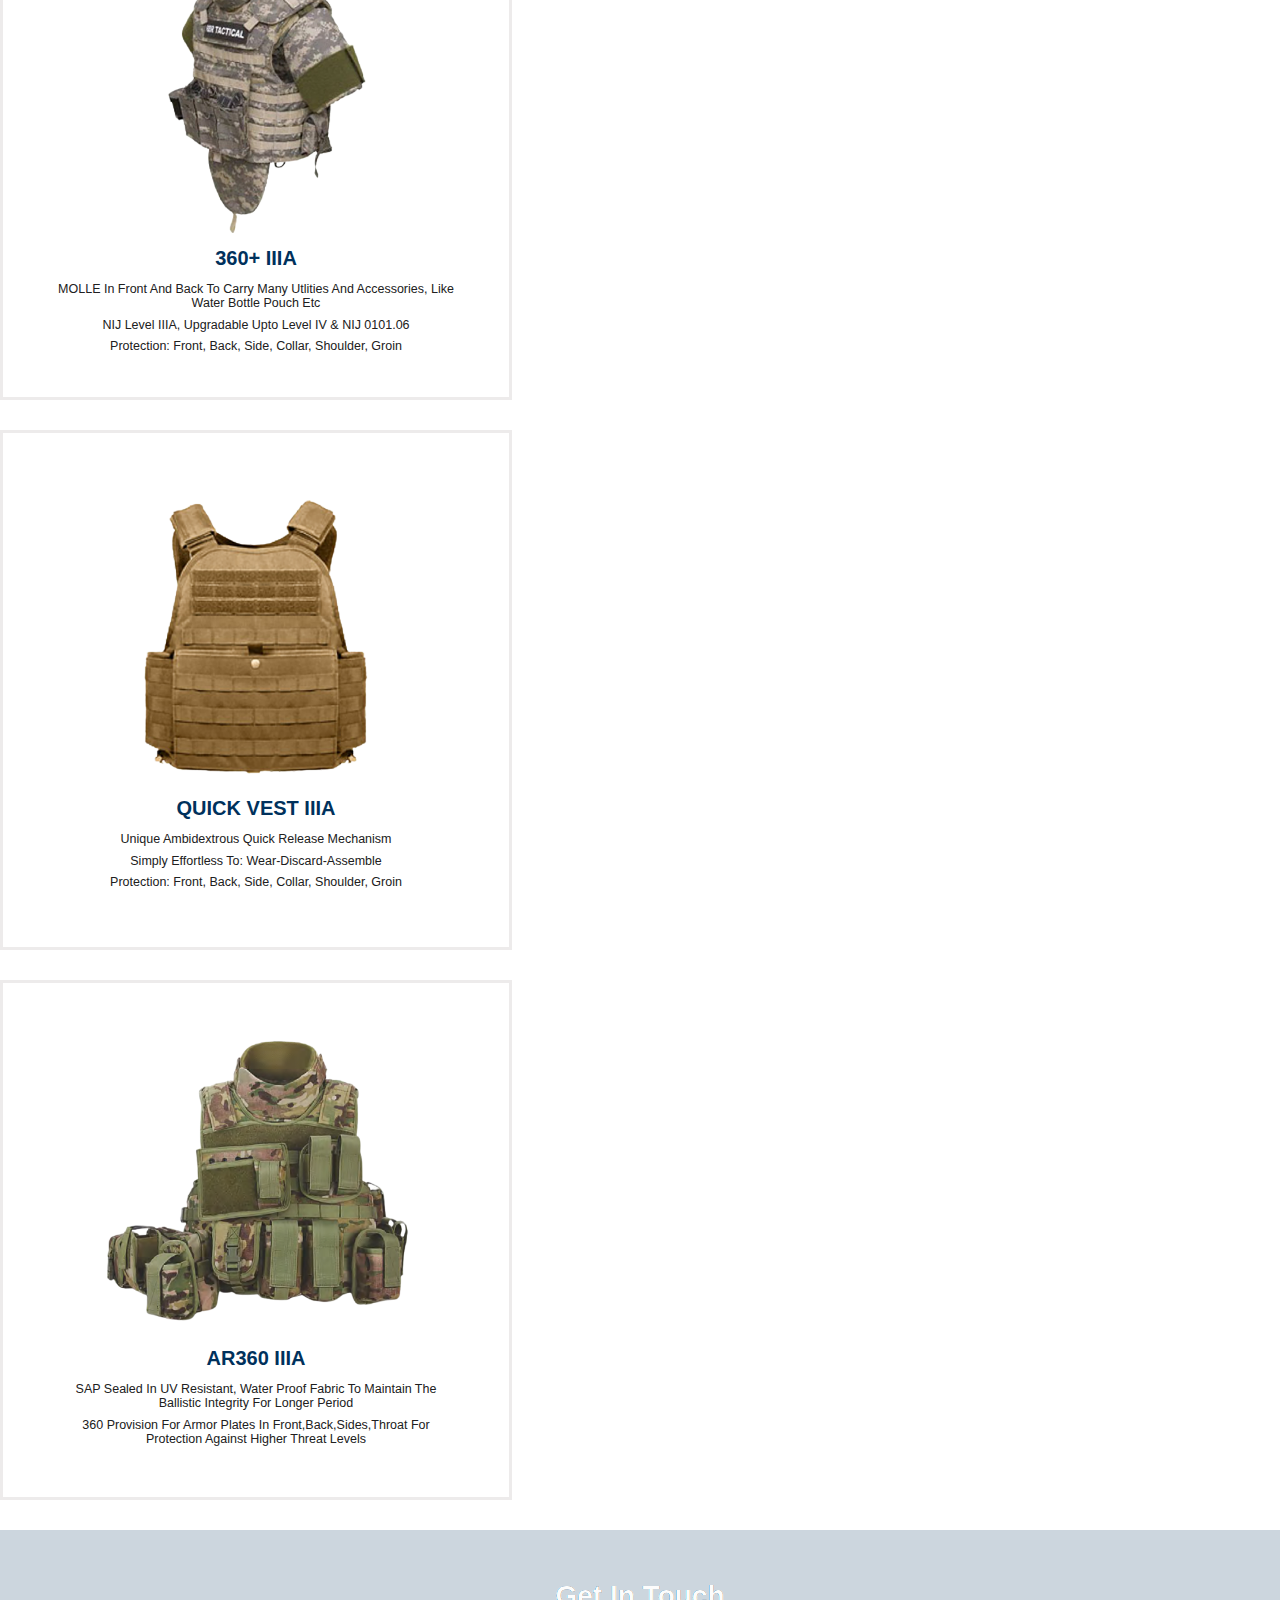
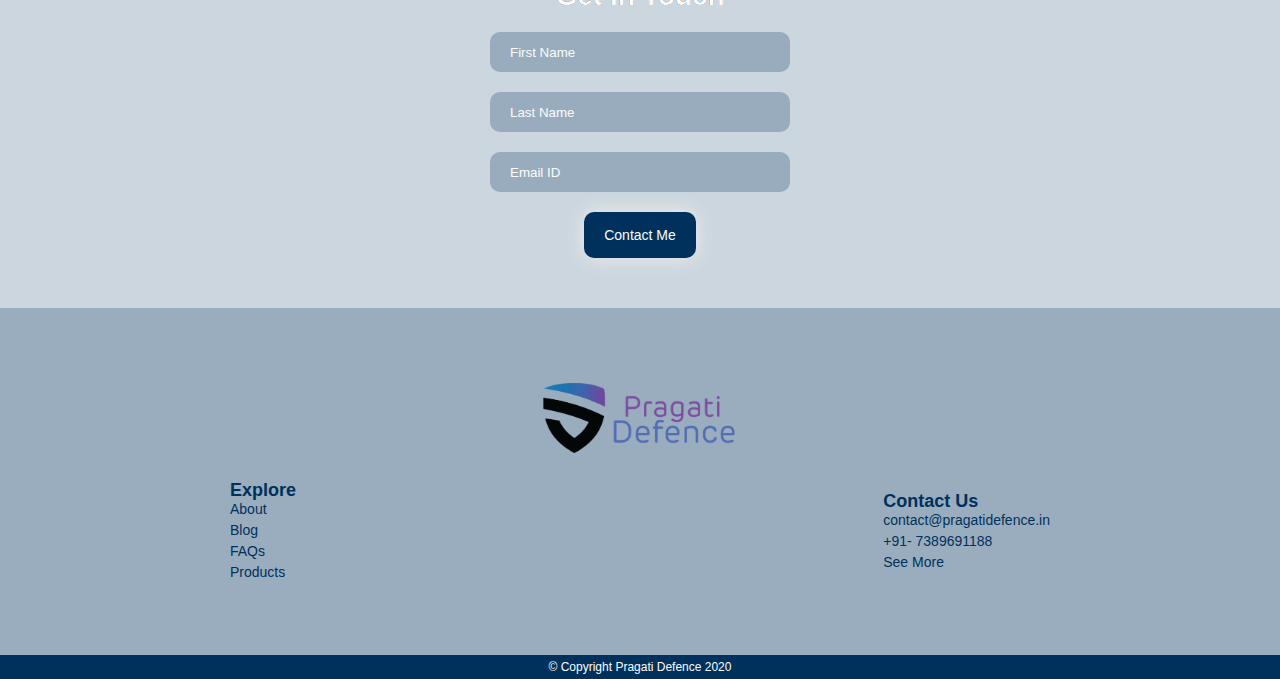
<file: product.html>
<!DOCTYPE html>
<html lang="en">
<head>
    <meta charset="UTF-8">
    <meta http-equiv="X-UA-Compatible" content="IE=edge">
    <meta name="viewport" content="width=device-width, initial-scale=1.0">
    <link
      href="https://stackpath.bootstrapcdn.com/font-awesome/4.7.0/css/font-awesome.min.css"
      rel="stylesheet"
      integrity="sha384-wvfXpqpZZVQGK6TAh5PVlGOfQNHSoD2xbE+QkPxCAFlNEevoEH3Sl0sibVcOQVnN"
      crossorigin="anonymous"
    />
    <link href="https://fonts.googleapis.com/css2?family=Poppins:wght@300;400;700&display=swap" rel="stylesheet">
    <link rel="shortcut icon" type="image/png" href="images/Icon.png" />
    <link rel="stylesheet" href="css/style.css" />
    <title>Products</title>
</head>
<body>
    <header class="header">
        <nav class="header__nav" id="navbar">
            <ul class="header__list">
                <li class="header__item"><a href="index.html" class="header__link">Home</a></li>
                <li class="header__item"><a href="about.html" class="header__link">About</a></li>
                <li class="header__item"><a href="partnerships.html" class="header__link">Partnerships</a></li>
            </ul>
            <a href="index.html" class="header__link"><img src="images/Icon.png" alt="logo" class="header__logo"></a></li>
            <ul class="header__list">
                <li class="header__item"><a href="faq.html" class="header__link">Militiary</a></li>
                <li class="header__item"><a href="product.html" class="header__link">Civilians</a></li>
                <li class="header__item"><a href="contact.html" class="header__link">Contact</a></li>
            </ul>

            <div class="navigation">
                <input type="checkbox" class="navigation__checkbox" id="navi-toggle">
      
                <label for="navi-toggle" class="navigation__button">
                    <span class="navigation__icon"></span>
                </label>
      
                <div class="navigation__background"></div>
      
                <nav class="navigation__nav">
                    <ul class="navigation__list">
                        <li class="navigation__item"><a href="index.html" class="navigation__link">Home</a></li>
                        <li class="navigation__item"><a href="about.html" class="navigation__link">About</a></li>
                        <li class="navigation__item"><a href="partnerships.html" class="navigation__link">Partnerships</a></li>
                        <li class="navigation__item"><a href="faq.html" class="navigation__link">Militiary</a></li>
                        <li class="navigation__item"><a href="product.html" class="navigation__link">Civilians</a></li>
                        <img src="images/Logo.png" alt="logo" class="navigation__logo">
                    </ul>
                </nav>
            </div>
        </nav>
        <img src="images//header-bg.png" alt="background" class="header__img header__img--bg">

        <div class="header__hero header__hero--about">
            <h1 class="header__heading header__heading--about">
                PDS<br/>
                Products
            </h1>
        </div>
        <img src="images/header-img.png" alt="soldier" class="header__img header__img--side">
    </header>

    <section class="products">

        <div class="products__product">
            <img src="images/8.png" alt="product" class="products__img">
            <h4 class="products__name">tactical plate carrier</h4>
            <ul class="products__features">
                <li class="products__feature">lightweight and close fitting design</li>
                <li class="products__feature">can be worn under shirts owing to its</li>
                <li class="products__feature">NIJ level III. III+ and IV</li>
            </ul>
        </div>

        <div class="products__product">
            <img src="images/9.png" alt="product" class="products__img">
            <h4 class="products__name">360+ IIIA</h4>
            <ul class="products__features">
                <li class="products__feature">MOLLE in front and back to carry many utlities and accessories, like water bottle pouch etc</li>
                <li class="products__feature">NIJ level IIIA, upgradable upto level IV & NIJ 0101.06</li>
                <li class="products__feature">Protection: Front, Back, Side, Collar, Shoulder, Groin</li>
            </ul>
        </div>

        <div class="products__product">
            <img src="images/10.png" alt="product" class="products__img">
            <h4 class="products__name">quick vest IIIA</h4>
            <ul class="products__features">
                <li class="products__feature">unique ambidextrous quick release mechanism</li>
                <li class="products__feature">simply effortless to: wear-discard-assemble</li>
                <li class="products__feature">Protection: Front, Back, Side, Collar, Shoulder, Groin</li>
            </ul>
        </div>

        <div class="products__product">
            <img src="images/11.png" alt="product" class="products__img">
            <h4 class="products__name">AR360 IIIA</h4>
            <ul class="products__features">
                <li class="products__feature">SAP sealed in UV resistant, water proof fabric to maintain the ballistic integrity for longer period</li>
                <li class="products__feature">360 provision for armor plates in front,back,sides,throat for protection against higher threat levels</li>
            </ul>
        </div>
    </section>

    <section class="getInTouch">
        <h3 class="getInTouch__heading">Get In Touch</h3>
        <form class="getInTouch__form" action="mailto:contact@oxyshield.in" method="post">
            <input type="text" name="first_name" value="" placeholder="First Name" class="getInTouch__input">
            <input type="text" name="last_name" value="" placeholder="Last Name" class="getInTouch__input">
            <input type="email" name="email" value="" placeholder="Email ID" class="getInTouch__input">
            <input class="getInTouch__btn" type="submit" name="" value="Contact Me" placeholder="Contact Me">
        </form>
    </section>
    <footer class="footer">
        <img src="images/Logo.png" alt="logo" class="footer__logo">
        <div class="footer__content">
            <div class="footer__div">
                <h6 class="footer__heading">Explore</h6>
                <ul class="footer__list">
                    <li class="footer__items"><a href="#" class="footer__links">About</a></li>
                    <li class="footer__items"><a href="#" class="footer__links">Blog</a></li>
                    <li class="footer__items"><a href="#" class="footer__links">FAQs</a></li>
                    <li class="footer__items"><a href="#" class="footer__links">Products</a></li>
                </ul>
            </div>
            <div class="footer__div">
                <h6 class="footer__heading">Contact Us</h6>
                <ul class="footer__list">
                    <li class="footer__items"><a href="mailto:contact@pragatidefence.in" class="footer__links">contact@pragatidefence.in</a></li>
                    <li class="footer__items"><a href="tel:+917389691188" class="footer__links">+91- 7389691188</a></li>
                    <li class="footer__items"><a href="#" class="footer__links">See More</a></li>
                </ul>
            </div>
        </div>
    </footer>

    <div id="goToTop" class="gototop gototop__hide"> 
        <a href="#" class="gototop__link"> <button class="gototop__btn" type="button" name="button"><i class="fa fa-angle-up gototop__icon" aria-hidden="true"></i></button></a>
    </div>
    <section class="copyright">
        © Copyright Pragati Defence 2020
    </section>
    <script src="js/script.js" ></script>
</body>
</html>
</file>
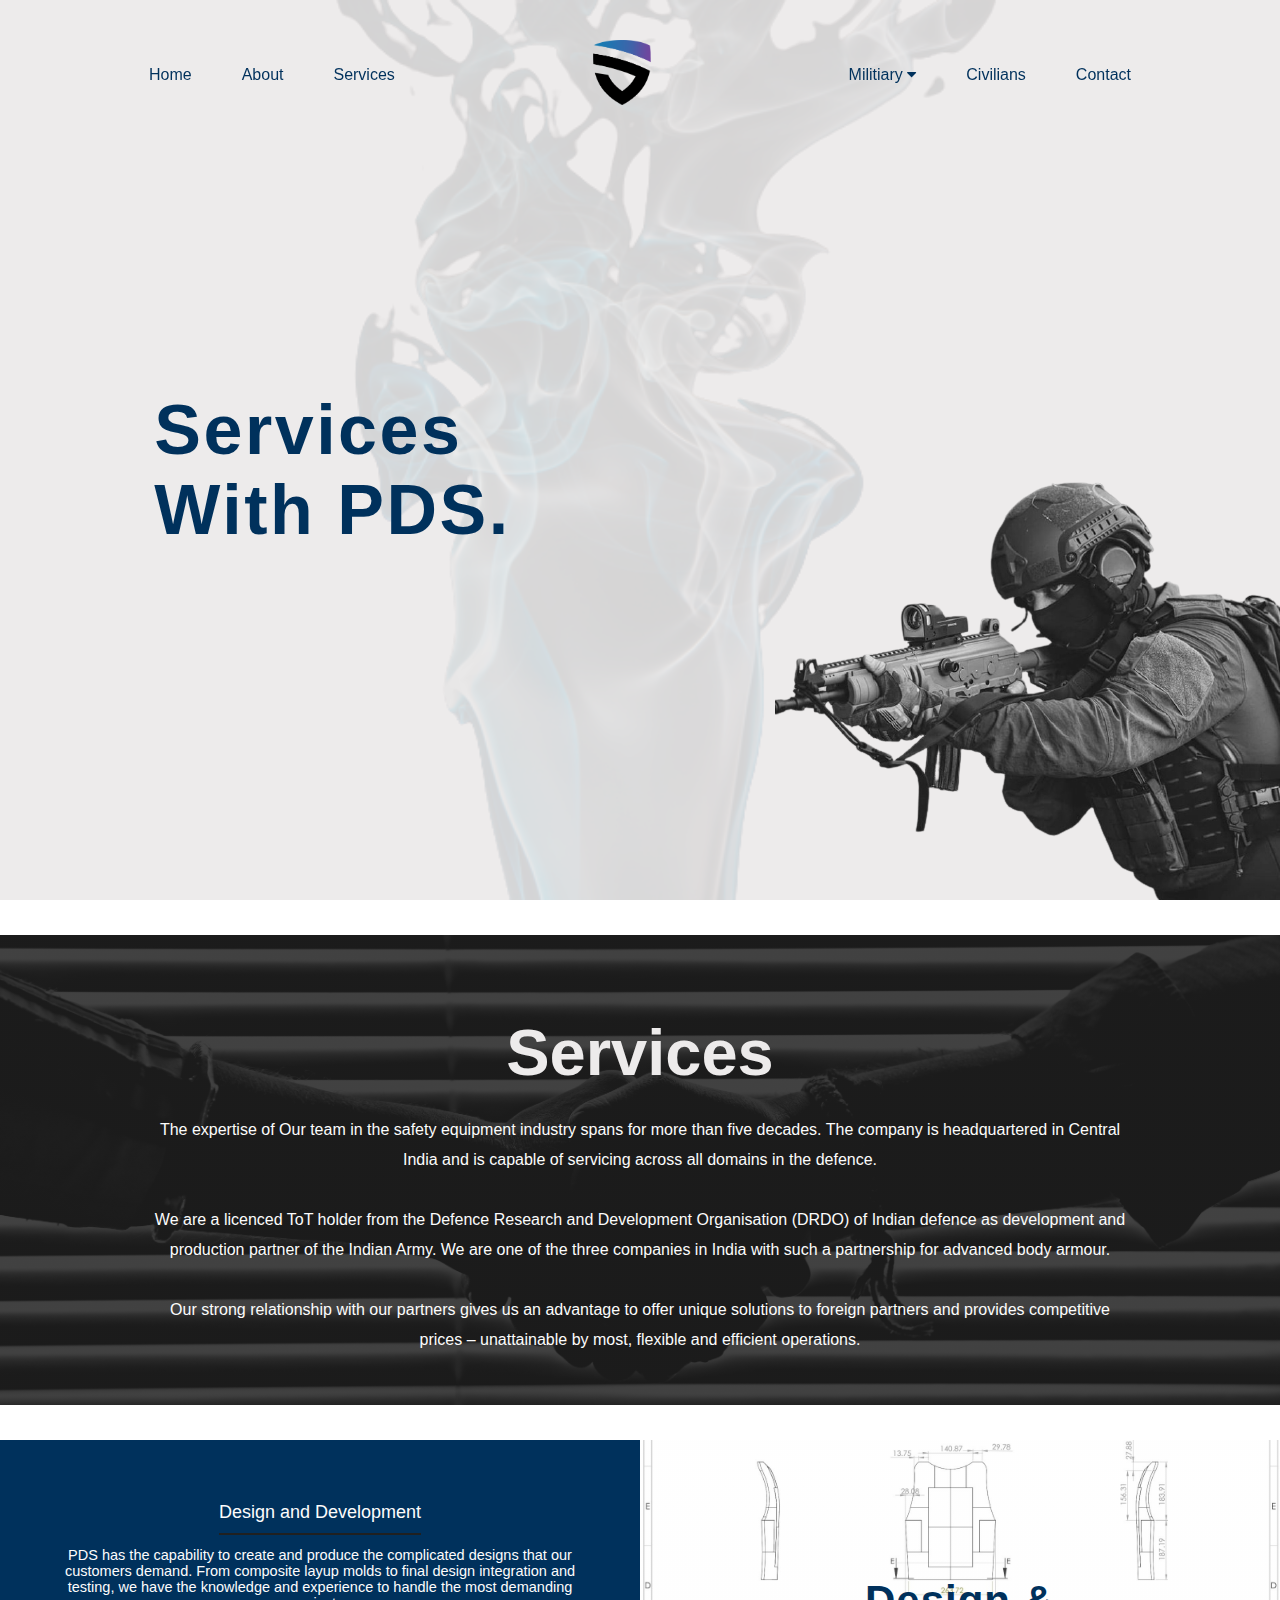
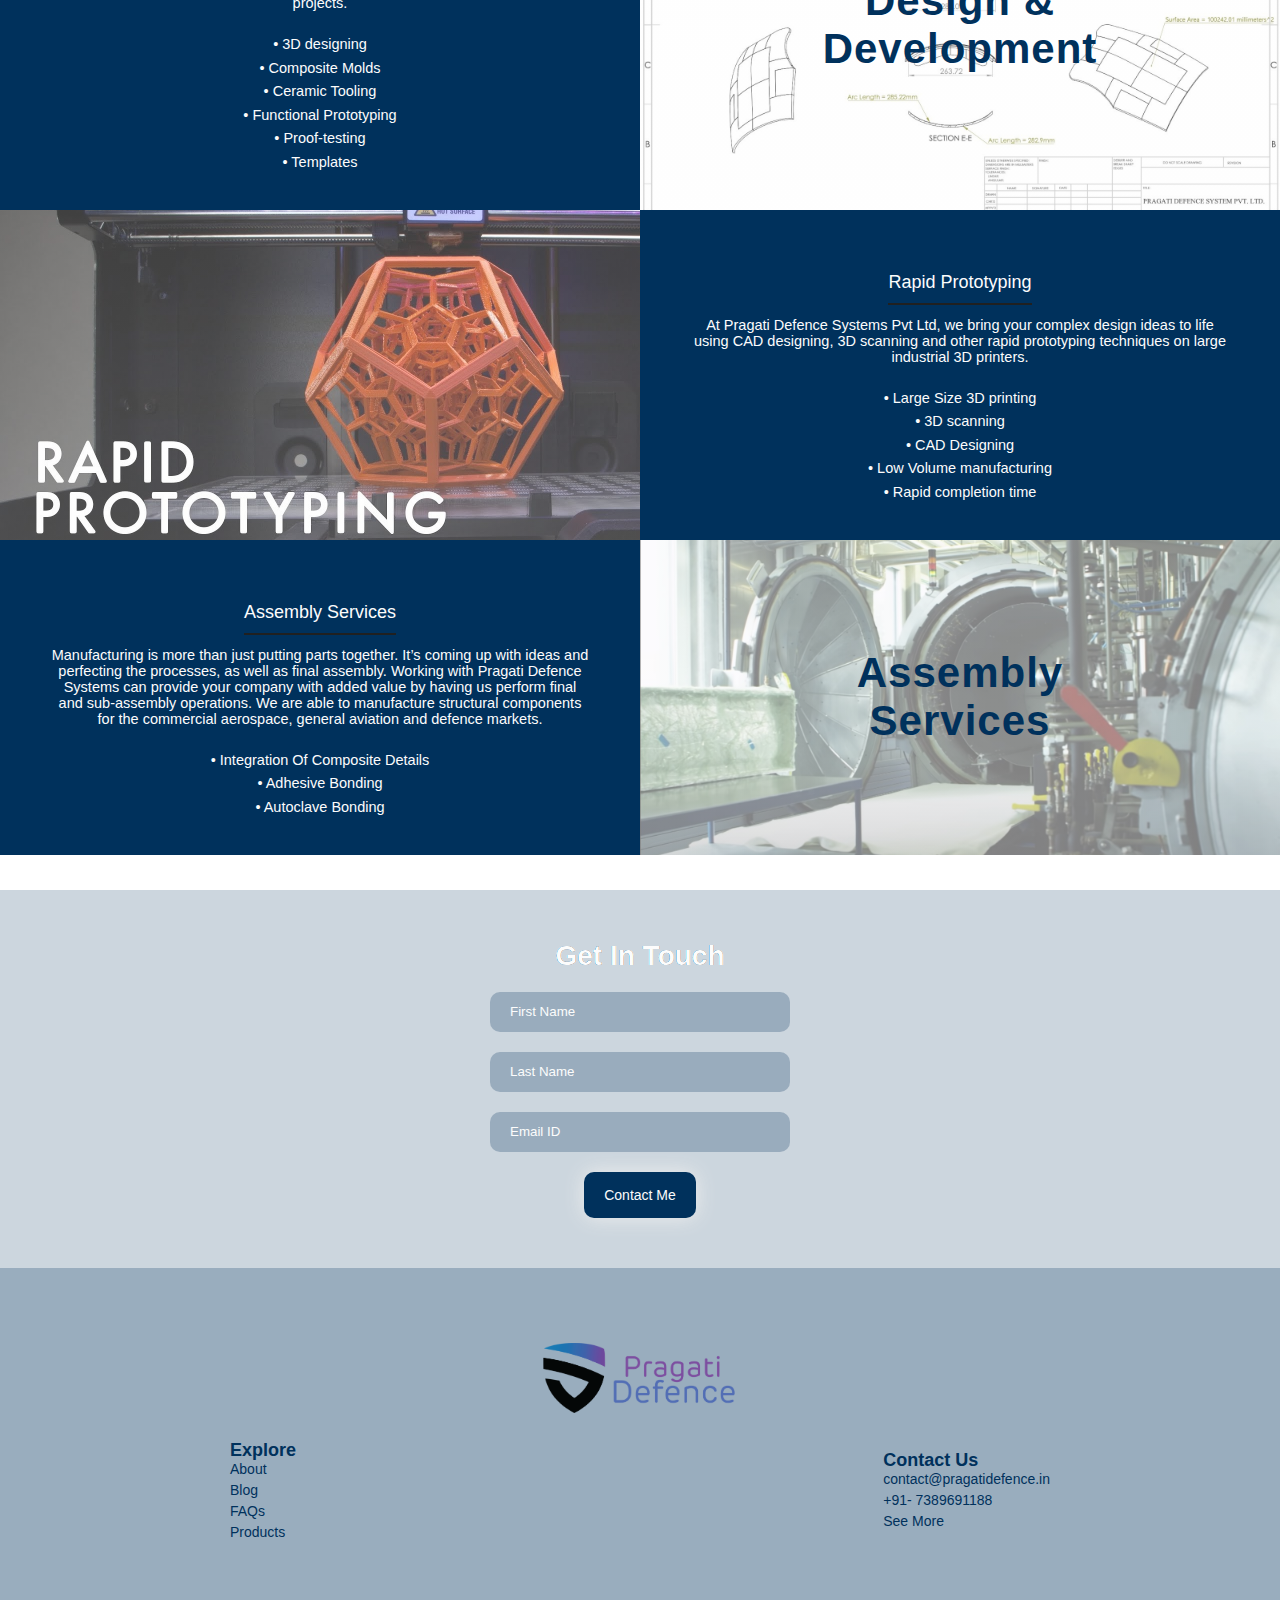
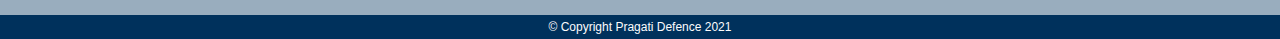
<file: services.html>
<!DOCTYPE html>
<html lang="en">
<head>
    <meta charset="UTF-8">
    <meta http-equiv="X-UA-Compatible" content="IE=edge">
    <meta name="viewport" content="width=device-width, initial-scale=1.0">
    <link
      href="https://stackpath.bootstrapcdn.com/font-awesome/4.7.0/css/font-awesome.min.css"
      rel="stylesheet"
      integrity="sha384-wvfXpqpZZVQGK6TAh5PVlGOfQNHSoD2xbE+QkPxCAFlNEevoEH3Sl0sibVcOQVnN"
      crossorigin="anonymous"
    />
    <link href="https://fonts.googleapis.com/css2?family=Poppins:wght@300;400;700&display=swap" rel="stylesheet">
    <link rel="shortcut icon" type="image/png" href="images/Icon.png" />
    <link rel="stylesheet" href="css/style.css" />
    <title>Services</title>
</head>
<body>
  <header class="header">
    <nav class="header__nav" id="navbar">
        <ul class="header__list">
            <li class="header__item"><a href="index.html" class="header__link">Home</a></li>
            <li class="header__item"><a href="about.html" class="header__link">About</a></li>
            <li class="header__item"><a href="services.html" class="header__link">Services</a></li>
        </ul>
        <a href="index.html" class="header__link"><img src="images/Icon.png" alt="logo" class="header__logo"></a></li>
        <ul class="header__list">
            <li class="header__item">
                <div class="dropdown">
                    <a href="#" class="header__link dropbtn">Militiary <i class="fa fa-caret-down" aria-hidden="true"></i></a>
                    <div class="dropdown-content">
                        <a href="vests.html">Ballistic Vest/ Jackets</a>
                        <a href="armour.html">Hard Armour Plates</a>
                        <a href="helmets.html">Ballistic Helmets</a>
                        <a href="militiary.html">Ballistic Shields</a>
                    </div>
                </div>
            </li>
            <li class="header__item"><a href="civilian.html" class="header__link">Civilians</a></li>
            <li class="header__item"><a href="contact.html" class="header__link">Contact</a></li>
        </ul>

        <div class="navigation">
            <input type="checkbox" class="navigation__checkbox" id="navi-toggle">
  
            <label for="navi-toggle" class="navigation__button">
                <span class="navigation__icon"></span>
            </label>
  
            <div class="navigation__background"></div>
  
            <nav class="navigation__nav">
                <ul class="navigation__list">
                    <li class="navigation__item"><a href="index.html" class="navigation__link">Home</a></li>
                    <li class="navigation__item"><a href="about.html" class="navigation__link">About</a></li>
                    <li class="navigation__item"><a href="services.html" class="navigation__link">Services</a></li>
                    <li class="navigation__item">
                        <div class="dropdown">
                            <a href="#" class="navigation__link dropbtn">Militiary <i class="fa fa-caret-down" aria-hidden="true"></i></a>
                            <div class="dropdown-content">
                                <a href="vests.html">Ballistic Vest/ Jackets</a>
                                <a href="armour.html">Hard Armour Plates</a>
                                <a href="helmets.html">Ballistic Helmets</a>
                                <a href="militiary.html">Ballistic Shields</a>
    
                            </div>
                        </div>
                    </li>
                    <li class="navigation__item"><a href="civilian.html" class="navigation__link">Civilians</a></li>
                    <li class="navigation__item"><a href="contact.html" class="navigation__link">Contact Us</a></li>
                    <img src="images/Logo.png" alt="logo" class="navigation__logo">
                </ul>
            </nav>
        </div>
    </nav>
    <img src="images//header-bg.png" alt="background" class="header__img header__img--bg">

    <div class="header__hero header__hero--partnership">
        <h1 class="header__heading header__heading--partnership">
            Services<br/>
            with PDS.
        </h1>
    </div>
    <img src="images/header-img.png" alt="soldier" class="header__img header__img--side">
  </header>

  <section class="services">
    <h2 class="services__heading">
        Services
    </h2>
    <p class="services__para">
        The expertise of Our team in the safety equipment industry spans for more than five decades.
        The company is headquartered in Central India and is capable of servicing across all domains in the defence.
        <br/>
        <br/> 
        We are a licenced ToT holder from the Defence Research and Development Organisation (DRDO) of Indian defence as development and production partner of the Indian Army. We are one of the three companies in India with such a partnership for advanced body armour.
        <br/>
        <br/>
        Our strong relationship with our partners gives us an advantage to offer unique solutions to foreign partners and provides competitive prices – unattainable by most, flexible and efficient operations.    
    </p>
  </section>

  <section class="dpa">
      <div class="dpa__container">
          <div class="dpa__details">
              <h4 class="dpa__heading">Design and Development</h4>
              <p class="dpa__para">
                PDS has the capability to create and produce the complicated designs that our customers demand. From composite layup molds to final design integration and testing, we have the knowledge and experience to handle the most demanding projects.
              </p>
              <ul class="dpa__list">
                  <li class="dpa__item">•	3D designing</li>
                  <li class="dpa__item">•	Composite Molds</li>
                  <li class="dpa__item">•	Ceramic Tooling</li>
                  <li class="dpa__item">•	Functional Prototyping</li>
                  <li class="dpa__item">•	Proof-testing</li>
                  <li class="dpa__item">•	Templates</li>
              </ul>
          </div>
          <div class="dpa__photo dpa__photo--d">
              <h4 class="dpa__name">Design & Development</h4>
          </div>
      </div>

      <div class="dpa__container dpa__container--reverse">
        <div class="dpa__details">
            <h4 class="dpa__heading">Rapid Prototyping</h4>
            <p class="dpa__para">
                At Pragati Defence Systems Pvt Ltd, we bring your complex design ideas to life using CAD designing, 3D scanning and other rapid prototyping techniques on large industrial 3D printers. 
            </p>
            <ul class="dpa__list">
                <li class="dpa__item">•	Large Size 3D printing</li>
                <li class="dpa__item">•	3D scanning</li>
                <li class="dpa__item">•	CAD Designing</li>
                <li class="dpa__item">•	Low Volume manufacturing</li>
                <li class="dpa__item">•	Rapid completion time</li>
            </ul>
        </div>
        <div class="dpa__photo dpa__photo--p">
            <!-- <h4 class="dpa__name">Design & Development</h4> -->
        </div>
    </div>

    <div class="dpa__container">
        <div class="dpa__details">
            <h4 class="dpa__heading">Assembly Services</h4>
            <p class="dpa__para">
                Manufacturing is more than just putting parts together. It’s coming up with ideas and perfecting the processes, as well as final assembly. Working with Pragati Defence Systems can provide your company with added value by having us perform final and sub-assembly operations. We are able to manufacture structural components for the commercial aerospace, general aviation and defence markets.
            </p>
            <ul class="dpa__list">
                <li class="dpa__item">•	Integration Of Composite Details</li>
                <li class="dpa__item">•	Adhesive Bonding</li>
                <li class="dpa__item">•	Autoclave Bonding</li>
            </ul>
        </div>
        <div class="dpa__photo dpa__photo--a">
            <h4 class="dpa__name">Assembly Services</h4>
        </div>
    </div>
  </section>

  <section class="getInTouch">
    <h3 class="getInTouch__heading">Get In Touch</h3>
    <form class="getInTouch__form" action="mailto:contact@pragatidefence.in" method="post">
        <input type="text" name="first_name" value="" placeholder="First Name" class="getInTouch__input">
        <input type="text" name="last_name" value="" placeholder="Last Name" class="getInTouch__input">
        <input type="email" name="email" value="" placeholder="Email ID" class="getInTouch__input">
        <input class="getInTouch__btn" type="submit" name="" value="Contact Me" placeholder="Contact Me">
    </form>
  </section>
  <footer class="footer">
    <img src="images/Logo.png" alt="logo" class="footer__logo">
    <div class="footer__content">
        <div class="footer__div">
            <h6 class="footer__heading">Explore</h6>
            <ul class="footer__list">
                <li class="footer__items"><a href="#" class="footer__links">About</a></li>
                <li class="footer__items"><a href="#" class="footer__links">Blog</a></li>
                <li class="footer__items"><a href="#" class="footer__links">FAQs</a></li>
                <li class="footer__items"><a href="#" class="footer__links">Products</a></li>
            </ul>
        </div>
        <div class="footer__div">
            <h6 class="footer__heading">Contact Us</h6>
            <ul class="footer__list">
                <li class="footer__items"><a href="mailto:contact@pragatidefence.in" class="footer__links">contact@pragatidefence.in</a></li>
                <li class="footer__items"><a href="tel:+917389691188" class="footer__links">+91- 7389691188</a></li>
                <li class="footer__items"><a href="#" class="footer__links">See More</a></li>
            </ul>
        </div>
    </div>
  </footer>

  <div id="goToTop" class="gototop gototop__hide"> 
      <a href="#" class="gototop__link"> <button class="gototop__btn" type="button" name="button"><i class="fa fa-angle-up gototop__icon" aria-hidden="true"></i></button></a>
  </div>
  <section class="copyright">
      © Copyright Pragati Defence 2021
  </section>
  <script src="js/script.js" ></script>
</body>
</html>
</file>
<file: css/style.css>
*,
*::before,
*::after {
  margin: 0;
  padding: 0;
  -webkit-box-sizing: border-box;
          box-sizing: border-box;
}

html {
  font-size: 62.5%;
  scroll-behavior: smooth;
}

@media only screen and (max-width: 75em) {
  html {
    font-size: 56.25%;
  }
}

@media only screen and (max-width: 56.25em) {
  html {
    font-size: 50%;
  }
}

@media only screen and (max-width: 37.5em) {
  html {
    font-size: 57.5%;
  }
}

@media only screen and (min-width: 112.5em) {
  html {
    font-size: 75%;
  }
}

html, body {
  width: 100%;
  margin: 0px;
  padding: 0px;
  overflow-x: hidden;
}

body {
  font-family: 'Montserrat', sans-serif;
}

@media only screen and (max-width: 62.5em) {
  body {
    padding: 0;
  }
}

.gototop {
  position: fixed;
  right: 5%;
  bottom: 10%;
}

.gototop__hide {
  display: none;
}

.gototop__btn {
  display: inline-block;
  padding: 1.2rem;
  border-radius: 10px;
  border: none;
  outline: none;
  cursor: pointer;
  background-color: #00315c;
  color: #EDEBEB;
}

.gototop__icon {
  font-size: 2.5rem !important;
}

.header {
  height: 100vh;
  background-color: #EDEBEB;
  padding: 4rem;
  position: relative;
}

.header__nav {
  display: -webkit-box;
  display: -ms-flexbox;
  display: flex;
  position: fixed;
  top: 0;
  left: 50%;
  -webkit-transform: translateX(-50%);
          transform: translateX(-50%);
  padding: 4rem 5rem;
  -ms-flex-pack: distribute !important;
      justify-content: space-around !important;
  -webkit-box-align: center;
      -ms-flex-align: center;
          align-items: center;
  z-index: 100;
  width: 100%;
  -webkit-transition: .6s;
  transition: .6s;
}

@media only screen and (max-width: 62.5em) {
  .header__nav {
    padding: 3.5rem 7.5rem;
  }
}

@media only screen and (max-width: 50em) {
  .header__nav {
    padding: 3.5rem 6rem;
  }
}

@media only screen and (max-width: 43.75em) {
  .header__nav {
    -webkit-box-pack: justify !important;
        -ms-flex-pack: justify !important;
            justify-content: space-between !important;
  }
}

@media only screen and (max-width: 37.5em) {
  .header__nav {
    padding: 3rem 4rem;
  }
}

.header__sticky {
  padding: 5px 10rem;
  background-color: #EDEBEB;
  -webkit-box-shadow: 0px 3px 5px rgba(0, 49, 92, 0.5);
          box-shadow: 0px 3px 5px rgba(0, 49, 92, 0.5);
}

.header__logo {
  height: 6.5rem;
}

@media only screen and (max-width: 50em) {
  .header__logo {
    height: 6.5rem;
  }
}

@media only screen and (max-width: 43.75em) {
  .header__logo {
    -ms-grid-column-align: start;
        justify-self: start;
  }
}

.header__list {
  list-style: none;
  display: -webkit-box;
  display: -ms-flexbox;
  display: flex;
}

@media only screen and (max-width: 43.75em) {
  .header__list {
    display: none;
  }
}

.header__item:not(:last-child) {
  margin-right: 5rem;
}

@media only screen and (max-width: 50em) {
  .header__item:not(:last-child) {
    margin-right: 4rem;
  }
}

.header__link {
  font-size: 1.6rem;
  color: #00315c;
  font-weight: 400;
  text-decoration: none;
}

.header__link:hover {
  font-weight: 600;
  -webkit-transition: all .3s;
  transition: all .3s;
}

.header__hero {
  position: absolute;
  top: 55%;
  left: 25%;
  -webkit-transform: translate(-50%, -50%);
          transform: translate(-50%, -50%);
}

@media only screen and (max-width: 50em) {
  .header__hero--partnership {
    margin-left: 2.5rem;
  }
}

@media only screen and (max-width: 43.75em) {
  .header__hero {
    top: 45%;
    left: 40%;
  }
}

@media only screen and (max-width: 25em) {
  .header__hero {
    top: 40%;
    left: 50%;
  }
}

.header__heading {
  font-size: 7rem;
  color: #00315c;
  margin-bottom: 5rem;
  text-transform: capitalize;
  line-height: 8rem;
  letter-spacing: 2.5px;
}

.header__heading--about {
  font-size: 8.5rem;
}

.header__heading--partnership {
  margin-left: 2.5rem;
}

@media only screen and (max-width: 31.25em) {
  .header__heading--partnership {
    font-size: 5rem;
    margin-left: 0;
    margin-right: 1.2rem;
  }
}

.header__cta {
  text-decoration: none;
  font-size: 1.4rem;
  padding: 1.5rem 2rem;
  background-color: #00315c;
  color: #fcfcfc;
  border-radius: 1rem;
  background-size: 200% auto;
  -webkit-box-shadow: 0 0 20px #eee;
          box-shadow: 0 0 20px #eee;
  -webkit-transition: all .3s;
  transition: all .3s;
}

.header__cta:hover {
  background-position: right center;
  -webkit-transition: all .3s;
  transition: all .3s;
}

.header__img--bg {
  position: absolute;
  top: 0;
  left: 50%;
  -webkit-transform: translateX(-50%);
          transform: translateX(-50%);
  opacity: 0.1;
  height: 100vh;
}

@media only screen and (max-width: 43.75em) {
  .header__img--bg {
    display: none;
  }
}

.header__img--side {
  position: absolute;
  bottom: 0;
  right: 0;
  -webkit-filter: grayscale(100%);
  filter: grayscale(100%);
}

@media only screen and (max-width: 62.5em) {
  .header__img--side {
    height: 45rem;
  }
}

@media only screen and (max-width: 37.5em) {
  .header__img--side {
    height: 40rem;
  }
}

@media only screen and (max-width: 25em) {
  .header__img--side {
    height: 30rem;
  }
}

.navigation {
  display: none;
  z-index: 2000;
}

@media only screen and (max-width: 43.75em) {
  .navigation {
    display: block;
  }
}

@media only screen and (max-width: 37.5em) {
  .navigation {
    margin-right: 1.2rem;
  }
}

.navigation__checkbox {
  display: none;
}

.navigation__button {
  background-color: transparent;
  height: 7rem;
  width: 7rem;
  top: 6rem;
  right: 6rem;
  border-radius: 50%;
  z-index: 2000;
  -webkit-box-shadow: 0 1rem 3rem rgba(32, 32, 32, 0.1);
          box-shadow: 0 1rem 3rem rgba(32, 32, 32, 0.1);
  text-align: center;
  cursor: pointer;
}

.navigation__background {
  background: radial-gradient(#00315c, #6f479f);
  height: 6rem;
  width: 6rem;
  position: fixed;
  top: -1rem;
  right: 0rem;
  z-index: -1000;
  display: none;
  border-radius: 50rem;
}

.navigation__nav {
  position: fixed;
  margin-top: 1rem;
  padding: 1.2rem;
  font-size: 1.5rem;
  font-weight: 400;
  z-index: 1500;
}

@media only screen and (max-width: 37.5em) {
  .navigation__nav {
    padding: 0;
  }
}

.navigation__list {
  list-style: none;
  opacity: 0;
  visibility: hidden;
  margin-top: 50%;
}

.navigation__item:not(:last-child) {
  margin-bottom: 1.5rem;
}

.navigation__logo {
  height: 10rem;
  margin-top: 15rem;
}

.navigation__link {
  text-decoration: none;
  color: #fcfcfc;
}

.navigation__link:hover {
  color: #00315c;
}

.navigation__checkbox:checked ~ .navigation__nav .navigation__list {
  opacity: 1;
  visibility: visible;
  -webkit-transition: all 0.5s;
  transition: all 0.5s;
}

@media only screen and (max-width: 43.75em) {
  .navigation__checkbox:checked ~ .navigation__background {
    display: block;
    -webkit-transform: scale(80);
            transform: scale(80);
  }
}

@media only screen and (max-width: 43.75em) {
  .navigation__checkbox:checked ~ .navigation__nav {
    font-size: 4rem;
    position: absolute;
    top: 32rem;
    left: 50%;
    -webkit-transform: translate(-50%, -50%);
            transform: translate(-50%, -50%);
  }
}

@media only screen and (max-width: 43.75em) {
  .navigation__checkbox:checked ~ .navigation__nav .navigation__link {
    color: #fcfcfc;
  }
}

.navigation__icon {
  position: relative;
  margin-left: 2rem;
}

.navigation__icon, .navigation__icon::before, .navigation__icon::after {
  width: 4rem;
  height: 2px;
  background-color: #202020;
  display: inline-block;
}

.navigation__icon::before, .navigation__icon::after {
  content: "";
  position: absolute;
  left: 0;
  -webkit-transition: all 0.2s;
  transition: all 0.2s;
}

.navigation__icon::before {
  top: -0.65rem;
}

.navigation__icon::after {
  top: 0.65rem;
}

.navigation__button:hover .navigation__icon::before {
  top: -1rem;
}

.navigation__button:hover .navigation__icon::after {
  top: 1rem;
}

.navigation__checkbox:checked + .navigation__button .navigation__icon {
  background-color: transparent;
}

.navigation__checkbox:checked + .navigation__button .navigation__icon::before {
  top: 0;
  -webkit-transform: rotate(135deg);
          transform: rotate(135deg);
  background-color: #fcfcfc;
}

.navigation__checkbox:checked + .navigation__button .navigation__icon::after {
  top: 0;
  -webkit-transform: rotate(-135deg);
          transform: rotate(-135deg);
  background-color: #fcfcfc;
}

.about {
  height: auto;
  padding: 5rem 15rem;
  background-image: -webkit-gradient(linear, left top, right bottom, from(rgba(32, 32, 32, 0.75))), url("../images/about-us-bg.jpg");
  background-image: linear-gradient(to bottom right, rgba(32, 32, 32, 0.75)), url("../images/about-us-bg.jpg");
  background-size: cover;
  background-position: center;
  text-align: center;
}

@media only screen and (max-width: 37.5em) {
  .about {
    padding: 3.5rem 10rem;
  }
}

@media only screen and (max-width: 31.25em) {
  .about {
    padding: 2rem 2.5rem;
  }
}

@media only screen and (max-width: 25em) {
  .about {
    padding: 3rem .5rem;
  }
}

.about__heading {
  margin-top: 3rem;
  font-size: 6.5rem;
  color: #EDEBEB;
}

@media only screen and (max-width: 37.5em) {
  .about__heading {
    margin-top: 2rem;
  }
}

@media only screen and (max-width: 25em) {
  .about__heading {
    font-size: 6rem;
  }
}

.about__para {
  margin-top: 2.5rem;
  font-size: 1.4rem;
  color: #fcfcfc;
  line-height: 3rem;
}

.data {
  padding: 5rem;
}

@media only screen and (max-width: 43.75em) {
  .data {
    padding: 3.5rem;
  }
}

.data__heading {
  margin-left: 2.2rem;
  font-size: 2.2rem;
  color: #00315c;
}

@media only screen and (max-width: 37.5em) {
  .data__heading {
    text-align: center;
  }
}

.data__div {
  display: -webkit-box;
  display: -ms-flexbox;
  display: flex;
  -webkit-box-pack: space-evenly;
      -ms-flex-pack: space-evenly;
          justify-content: space-evenly;
  -webkit-box-align: center;
      -ms-flex-align: center;
          align-items: center;
  margin: 1.2rem 0;
  padding: 1.5rem;
  -ms-flex-wrap: wrap;
      flex-wrap: wrap;
  margin-top: -3rem;
}

@media only screen and (max-width: 37.5em) {
  .data__div {
    -webkit-box-orient: vertical;
    -webkit-box-direction: normal;
        -ms-flex-direction: column;
            flex-direction: column;
  }
}

.data__img {
  height: 20rem;
}

@media only screen and (max-width: 56.25em) {
  .data__img {
    height: 18rem;
  }
}

@media only screen and (max-width: 50em) {
  .data__img {
    height: 16rem;
  }
}

@media only screen and (max-width: 43.75em) {
  .data__img {
    height: 14rem;
  }
}

@media only screen and (max-width: 37.5em) {
  .data__img {
    height: 12rem;
  }
  .data__img:not(:last-child) {
    margin-bottom: 1.5rem;
  }
}

@media only screen and (max-width: 31.25em) {
  .data__img {
    height: 10rem;
  }
}

@media only screen and (max-width: 25em) {
  .data__img {
    height: 8rem;
  }
}

.data__data {
  display: -webkit-box;
  display: -ms-flexbox;
  display: flex;
  -webkit-box-orient: vertical;
  -webkit-box-direction: normal;
      -ms-flex-direction: column;
          flex-direction: column;
  color: #202020;
  margin-top: 3rem;
}

.data__data:not(:last-child) {
  margin-right: 2.5rem;
}

.data__numbers {
  display: inline-block;
  font-size: 2rem;
  text-align: center;
  font-weight: 700;
}

.data__text {
  font-size: 1.8rem;
}

.info {
  height: auto;
  padding: 5rem 15rem;
  background-image: -webkit-gradient(linear, left top, right bottom, from(rgba(32, 32, 32, 0.85))), url("../images/about-next-bg.jpg");
  background-image: linear-gradient(to right bottom, rgba(32, 32, 32, 0.85)), url("../images/about-next-bg.jpg");
  background-size: cover;
  background-position: center;
  text-align: center;
}

@media only screen and (max-width: 37.5em) {
  .info {
    padding: 2.5rem;
  }
}

.info__para {
  margin-top: 2.5rem;
  font-size: 1.4rem;
  font-weight: 400;
  color: #fcfcfc;
  line-height: 3rem;
}

@media only screen and (max-width: 37.5em) {
  .info__para {
    margin-top: 1.5rem;
  }
}

.info__cta {
  text-decoration: none;
  font-size: 1.4rem;
  padding: 1.5rem 2rem;
  background-color: #00315c;
  color: #fcfcfc;
  border-radius: 1rem;
  background-size: 200% auto;
  -webkit-box-shadow: 0 0 20px #eee;
          box-shadow: 0 0 20px #eee;
  -webkit-transition: all .3s;
  transition: all .3s;
  display: inline-block;
  -webkit-box-shadow: none;
          box-shadow: none;
  margin-top: 3.5rem;
}

.info__cta:hover {
  background-position: right center;
  -webkit-transition: all .3s;
  transition: all .3s;
}

.innovations {
  padding: 5rem 5rem 5rem 10rem;
  background-color: #EDEBEB;
  position: relative;
}

@media only screen and (max-width: 37.5em) {
  .innovations {
    padding: 3rem;
  }
}

@media only screen and (max-width: 25em) {
  .innovations {
    padding: 1.5rem;
  }
}

.innovations__innovations {
  display: -webkit-box;
  display: -ms-flexbox;
  display: flex;
  -webkit-box-align: center;
      -ms-flex-align: center;
          align-items: center;
  margin: 0 auto;
  margin-top: -5rem;
}

@media only screen and (max-width: 37.5em) {
  .innovations__innovations {
    margin-top: 2rem;
    display: block;
    width: 90%;
    margin-left: 50%;
    -webkit-transform: translateX(-50%);
            transform: translateX(-50%);
  }
}

.innovations__heading {
  font-size: 4rem;
  font-weight: 600;
  color: #202020;
}

@media only screen and (max-width: 37.5em) {
  .innovations__heading {
    text-align: center;
  }
}

.innovations__content {
  text-align: left;
  width: 70%;
}

@media only screen and (max-width: 37.5em) {
  .innovations__content {
    width: 100%;
    text-align: center;
  }
}

.innovations__para {
  font-size: 1.4rem;
  color: #202020;
  letter-spacing: 1.5px;
  background-color: rgba(0, 49, 92, 0.2);
  padding: 1rem 4rem;
  margin-right: -6rem;
}

@media only screen and (max-width: 37.5em) {
  .innovations__para {
    padding: 1rem 2.5rem;
    margin-right: 0;
  }
}

@media only screen and (max-width: 25em) {
  .innovations__para {
    padding: 1 1.5rem;
  }
}

.innovations__img {
  height: 40rem;
  margin-left: -2rem;
}

@media only screen and (max-width: 50em) {
  .innovations__img {
    height: 37.5rem;
  }
}

@media only screen and (max-width: 37.5em) {
  .innovations__img {
    display: none;
  }
}

.innovations .gallery {
  position: absolute;
  bottom: -10rem;
  left: 0rem;
  width: 100%;
  display: -webkit-box;
  display: -ms-flexbox;
  display: flex;
  -webkit-box-pack: space-evenly;
      -ms-flex-pack: space-evenly;
          justify-content: space-evenly;
  -webkit-box-align: center;
      -ms-flex-align: center;
          align-items: center;
  background-color: rgba(0, 49, 92, 0.2);
}

.innovations .gallery__img {
  height: 12rem;
  width: 12rem;
  border-radius: 50%;
  -webkit-filter: grayscale(100%);
  filter: grayscale(100%);
}

.innovations .gallery__img:hover {
  -webkit-filter: grayscale(0%);
  filter: grayscale(0%);
}

.sample {
  padding: 7.5rem;
  display: -webkit-box;
  display: -ms-flexbox;
  display: flex;
  -webkit-box-pack: space-evenly;
      -ms-flex-pack: space-evenly;
          justify-content: space-evenly;
  -webkit-box-align: center;
      -ms-flex-align: center;
          align-items: center;
  background-color: #EDEBEB;
}

@media only screen and (max-width: 43.75em) {
  .sample {
    -webkit-box-orient: vertical;
    -webkit-box-direction: normal;
        -ms-flex-direction: column;
            flex-direction: column;
    padding: 5rem;
  }
}

@media only screen and (max-width: 31.25em) {
  .sample {
    padding: 3.5rem;
  }
}

@media only screen and (max-width: 25em) {
  .sample {
    padding: 2.5rem;
  }
}

.sample__img {
  height: 35rem;
  border-radius: 2rem;
}

.sample__content {
  padding: 2rem;
  width: 50%;
}

@media only screen and (max-width: 43.75em) {
  .sample__content {
    width: 80%;
  }
}

@media only screen and (max-width: 37.5em) {
  .sample__content {
    width: 90%;
    padding: 1.5rem;
  }
}

@media only screen and (max-width: 25em) {
  .sample__content {
    padding: 1rem;
    width: 100%;
  }
}

.sample__heading {
  font-size: 3.2rem;
  color: #00315c;
  margin-bottom: 3rem;
}

@media only screen and (max-width: 37.5em) {
  .sample__heading {
    text-align: center;
    font-size: 2.5rem;
  }
}

.sample__para {
  font-size: 1.4rem;
  letter-spacing: 1.2px;
  margin-bottom: 4rem;
  text-align: justify;
}

@media only screen and (max-width: 37.5em) {
  .sample__para {
    font-size: 1.6rem;
  }
}

.sample__cta {
  text-decoration: none;
  font-size: 1.4rem;
  padding: 1.5rem 2rem;
  background-color: #00315c;
  color: #fcfcfc;
  border-radius: 1rem;
  background-size: 200% auto;
  -webkit-box-shadow: 0 0 20px #eee;
          box-shadow: 0 0 20px #eee;
  -webkit-transition: all .3s;
  transition: all .3s;
  font-size: 1.8rem;
}

.sample__cta:hover {
  background-position: right center;
  -webkit-transition: all .3s;
  transition: all .3s;
}

.verticals {
  padding: 5rem;
  text-align: center;
}

@media only screen and (max-width: 37.5em) {
  .verticals {
    padding: 2.5rem;
  }
}

@media only screen and (max-width: 25em) {
  .verticals {
    padding: .5rem;
  }
}

.verticals__heading {
  text-transform: capitalize;
}

.verticals__heading--main {
  width: 95%;
  padding: .8rem 0;
  text-align: center;
  margin: auto;
  font-size: 2.8rem;
  color: #fcfcfc;
  background: -webkit-gradient(linear, left top, right top, from(#00315c));
  background: linear-gradient(to right, #00315c);
}

.verticals__heading--sub {
  font-size: 1.8rem;
  color: #fcfcfc;
  margin-bottom: 2rem;
  font-weight: 300;
  letter-spacing: 1.2px;
}

.verticals__div {
  height: -webkit-fit-content;
  height: -moz-fit-content;
  height: fit-content;
  width: 95%;
  margin: auto;
  padding: 2rem 10rem;
  background-color: rgba(0, 49, 92, 0.08);
}

@media only screen and (max-width: 37.5em) {
  .verticals__div {
    padding: 2rem 7.5rem;
  }
}

@media only screen and (max-width: 31.25em) {
  .verticals__div {
    padding: 2rem 5rem;
  }
}

@media only screen and (max-width: 25em) {
  .verticals__div {
    padding: 2rem 1.5rem;
  }
}

.verticals__para {
  font-size: 1.4rem;
  letter-spacing: 1.2px;
  color: #202020;
}

.getInTouch {
  padding: 5rem;
  text-align: center;
  background-color: rgba(0, 49, 92, 0.2);
}

.getInTouch__heading {
  font-size: 2.8rem;
  background: -webkit-gradient(linear, right top, left top, from(#00315c));
  background: linear-gradient(to left, #00315c);
  -webkit-background-clip: text;
  background-clip: text;
  color: #fcfcfc;
  display: inline-block;
}

.getInTouch__form {
  position: relative;
}

.getInTouch__input {
  display: block;
  margin: 2rem auto;
  border: none;
  height: 3.5rem;
  width: 30rem;
  padding: 2rem;
  border-radius: 1rem;
  background-color: rgba(0, 49, 92, 0.25);
  color: #fcfcfc;
}

.getInTouch__input:focus {
  outline: none;
}

.getInTouch__input::-webkit-input-placeholder {
  color: #fcfcfc;
}

.getInTouch__input:-ms-input-placeholder {
  color: #fcfcfc;
}

.getInTouch__input::-ms-input-placeholder {
  color: #fcfcfc;
}

.getInTouch__input::placeholder {
  color: #fcfcfc;
}

.getInTouch__btn {
  text-decoration: none;
  font-size: 1.4rem;
  padding: 1.5rem 2rem;
  background-color: #00315c;
  color: #fcfcfc;
  border-radius: 1rem;
  background-size: 200% auto;
  -webkit-box-shadow: 0 0 20px #eee;
          box-shadow: 0 0 20px #eee;
  -webkit-transition: all .3s;
  transition: all .3s;
  border: none;
  background: -webkit-gradient(linear, right top, left top, from(#00315c));
  background: linear-gradient(to left, #00315c);
}

.getInTouch__btn:hover {
  background-position: right center;
  -webkit-transition: all .3s;
  transition: all .3s;
}

.footer {
  background-color: rgba(0, 49, 92, 0.4);
  padding: 5rem;
}

.footer__logo {
  height: 7rem;
  margin-left: 50%;
  margin-top: 2.5rem;
  -webkit-transform: translateX(-50%);
          transform: translateX(-50%);
}

.footer__content {
  padding: 2.5rem 18rem;
  display: -webkit-box;
  display: -ms-flexbox;
  display: flex;
  -webkit-box-pack: justify;
      -ms-flex-pack: justify;
          justify-content: space-between;
  -webkit-box-align: center;
      -ms-flex-align: center;
          align-items: center;
}

@media only screen and (max-width: 37.5em) {
  .footer__content {
    padding: 2rem 10rem;
    -ms-flex-pack: distribute;
        justify-content: space-around;
  }
}

@media only screen and (max-width: 37.5em) {
  .footer__content {
    padding: 2rem 7.5rem;
  }
}

@media only screen and (max-width: 31.25em) {
  .footer__content {
    padding: 2rem 5rem;
  }
}

@media only screen and (max-width: 37.5em) {
  .footer__div:first-child {
    margin-right: 2.5rem;
  }
  .footer__div:last-child {
    margin-top: 2.5rem;
    margin-left: 10rem;
  }
}

.footer__div--second {
  text-align: right;
}

@media only screen and (max-width: 37.5em) {
  .footer__div--second {
    text-align: left;
  }
}

.footer__heading {
  font-size: 1.8rem;
  color: #00315c;
  font-weight: 700;
}

.footer__list {
  list-style: none;
}

.footer__items:not(:last-child) {
  margin-bottom: .5rem;
}

.footer__links {
  text-decoration: none;
  font-size: 1.4rem;
  color: #00315c;
}

.copyright {
  background-color: #00315c;
  text-align: center;
  padding: .5rem 0;
  font-size: 1.2rem;
  color: #fcfcfc;
}

.mission {
  padding: 5rem 12rem;
  display: -webkit-box;
  display: -ms-flexbox;
  display: flex;
  -webkit-box-pack: space-evenly;
      -ms-flex-pack: space-evenly;
          justify-content: space-evenly;
  -webkit-box-align: center;
      -ms-flex-align: center;
          align-items: center;
}

@media only screen and (max-width: 37.5em) {
  .mission {
    -webkit-box-orient: vertical;
    -webkit-box-direction: normal;
        -ms-flex-direction: column;
            flex-direction: column;
    padding: 3rem;
  }
}

.mission__div {
  padding: 1.5rem;
  text-align: center;
}

.mission__heading {
  font-size: 3.4rem;
  font-weight: 300;
  color: #00315c;
  margin-bottom: 1.2rem;
}

.mission__para {
  font-size: 1.4rem;
  letter-spacing: 1.2px;
}

@media only screen and (max-width: 37.5em) {
  .mission__para {
    font-size: 1.6rem;
  }
}

.products__link {
  text-decoration: none;
}

.products__div {
  padding: 3.5rem;
  display: -webkit-box;
  display: -ms-flexbox;
  display: flex;
  -webkit-box-pack: space-evenly;
      -ms-flex-pack: space-evenly;
          justify-content: space-evenly;
  -webkit-box-align: center;
      -ms-flex-align: center;
          align-items: center;
  -ms-flex-wrap: wrap;
      flex-wrap: wrap;
}

@media only screen and (max-width: 75em) {
  .products__div {
    padding: 6.5rem;
  }
}

@media only screen and (max-width: 62.5em) {
  .products__div {
    padding: 5rem;
  }
}

@media only screen and (max-width: 56.25em) {
  .products__div {
    padding: 4rem;
  }
}

@media only screen and (max-width: 50em) {
  .products__div {
    -webkit-box-orient: vertical;
    -webkit-box-direction: normal;
        -ms-flex-direction: column;
            flex-direction: column;
  }
}

@media only screen and (max-width: 37.5em) {
  .products__div {
    padding: 2.5rem;
  }
}

@media only screen and (max-width: 25em) {
  .products__div {
    padding: .5rem;
  }
}

.products__heading {
  text-align: center;
  margin-top: 4.5rem;
  font-size: 4.2rem;
  color: #00315c;
}

.products__product {
  padding: 5rem;
  text-align: center;
  border: 3px solid #EDEBEB;
  width: 40%;
  height: 52rem;
  -webkit-transition: .25s all ease-in-out;
  transition: .25s all ease-in-out;
  margin: 3rem 0;
}

.products__product--civilian {
  height: -webkit-fit-content;
  height: -moz-fit-content;
  height: fit-content;
}

@media only screen and (max-width: 75em) {
  .products__product {
    padding: 3.5rem;
  }
}

@media only screen and (max-width: 62.5em) {
  .products__product {
    padding: 3rem;
  }
}

@media only screen and (max-width: 56.25em) {
  .products__product {
    padding: 2.5rem;
  }
}

@media only screen and (max-width: 50em) {
  .products__product {
    width: 65%;
  }
}

@media only screen and (max-width: 37.5em) {
  .products__product {
    width: 80%;
    height: -webkit-fit-content;
    height: -moz-fit-content;
    height: fit-content;
    padding: 1rem;
  }
}

@media only screen and (max-width: 25em) {
  .products__product {
    padding: .5rem;
    width: 90%;
  }
}

.products__product:hover {
  -webkit-transition: .25s all ease-in-out;
  transition: .25s all ease-in-out;
  background-color: #EDEBEB;
}

.products__img {
  height: 30rem;
}

@media only screen and (max-width: 37.5em) {
  .products__img {
    height: 27.5rem;
  }
}

@media only screen and (max-width: 31.25em) {
  .products__img {
    height: 25rem;
  }
}

@media only screen and (max-width: 25em) {
  .products__img {
    height: 22.5rem;
  }
}

.products__img--helmet {
  height: 22.5rem;
}

@media only screen and (max-width: 37.5em) {
  .products__img--helmet {
    height: 15rem;
  }
}

@media only screen and (max-width: 31.25em) {
  .products__img--helmet {
    height: 10rem;
  }
}

.products__name {
  text-transform: uppercase;
  font-size: 2rem;
  color: #00315c;
  margin: 1.2rem 0;
}

.products__features {
  font-size: 1.25rem;
  color: #202020;
  text-transform: capitalize;
  list-style: none;
}

.products__feature:not(:last-child) {
  margin-bottom: .75rem;
}

.details {
  padding: 10rem;
  text-align: center;
}

@media only screen and (max-width: 37.5em) {
  .details {
    padding: 7rem;
  }
}

@media only screen and (max-width: 25em) {
  .details {
    padding: 4rem;
  }
}

.details__heading {
  margin-bottom: 1.5rem;
  font-size: 2.2rem;
  color: #00315c;
}

.details__address {
  display: -webkit-box;
  display: -ms-flexbox;
  display: flex;
  -webkit-box-pack: space-evenly;
      -ms-flex-pack: space-evenly;
          justify-content: space-evenly;
  -webkit-box-align: center;
      -ms-flex-align: center;
          align-items: center;
  margin: 2rem 0;
  -ms-flex-wrap: wrap;
      flex-wrap: wrap;
}

.details__address--1 {
  margin: 2rem 0;
  width: 50%;
}

@media only screen and (max-width: 37.5em) {
  .details__address--1 {
    width: 90%;
    margin: 1rem;
  }
}

@media only screen and (max-width: 37.5em) {
  .details__address--1:not(:last-child) {
    margin-bottom: 2.5rem;
  }
}

@media only screen and (max-width: 37.5em) {
  .details__address {
    -webkit-box-orient: vertical;
    -webkit-box-direction: normal;
        -ms-flex-direction: column;
            flex-direction: column;
  }
  .details__address:not(:last-child) {
    margin-bottom: 2.5rem;
  }
}

.details__address--para {
  font-size: 1.8rem;
  color: #202020;
}

.services {
  height: auto;
  margin: 3.5rem 0 3.5rem 0;
  padding: 5rem 15rem;
  background-image: -webkit-gradient(linear, left top, right bottom, from(rgba(32, 32, 32, 0.85))), url("../images/partnership.jpg");
  background-image: linear-gradient(to bottom right, rgba(32, 32, 32, 0.85)), url("../images/partnership.jpg");
  background-size: cover;
  background-position: center;
  text-align: center;
}

@media only screen and (max-width: 37.5em) {
  .services {
    padding: 3.5rem 5rem;
  }
}

@media only screen and (max-width: 31.25em) {
  .services {
    padding: 3.5rem 2.5rem;
  }
}

@media only screen and (max-width: 25em) {
  .services {
    padding: 3rem .5rem;
  }
}

.services__heading {
  margin-top: 3rem;
  font-size: 6.5rem;
  color: #EDEBEB;
}

@media only screen and (max-width: 37.5em) {
  .services__heading {
    margin-top: 2rem;
    font-size: 6rem;
  }
}

@media only screen and (max-width: 25em) {
  .services__heading {
    font-size: 5rem;
  }
}

.services__para {
  margin-top: 2.5rem;
  font-size: 1.6rem;
  color: #fcfcfc;
  line-height: 3rem;
}

@media only screen and (max-width: 37.5em) {
  .services__para {
    font-size: 1.8rem;
  }
}

.dpa {
  height: auto;
  margin-bottom: 3.5rem;
}

.dpa__container {
  display: -webkit-box;
  display: -ms-flexbox;
  display: flex;
}

@media only screen and (max-width: 43.75em) {
  .dpa__container {
    -webkit-box-orient: vertical;
    -webkit-box-direction: normal;
        -ms-flex-direction: column;
            flex-direction: column;
  }
}

.dpa__container--reverse {
  -webkit-box-orient: horizontal;
  -webkit-box-direction: reverse;
      -ms-flex-direction: row-reverse;
          flex-direction: row-reverse;
}

@media only screen and (max-width: 43.75em) {
  .dpa__container--reverse {
    -webkit-box-orient: vertical;
    -webkit-box-direction: normal;
        -ms-flex-direction: column;
            flex-direction: column;
  }
}

.dpa__details, .dpa__photo {
  width: 50%;
  height: auto;
  text-align: center;
  position: relative;
}

@media only screen and (max-width: 43.75em) {
  .dpa__details, .dpa__photo {
    width: 100%;
  }
}

.dpa__photo--d {
  background: -webkit-gradient(linear, left top, left bottom, from(rgba(252, 252, 252, 0.25)), to(rgba(252, 252, 252, 0.3))), url("../images/design-service.jpg");
  background: linear-gradient(rgba(252, 252, 252, 0.25), rgba(252, 252, 252, 0.3)), url("../images/design-service.jpg");
  background-size: cover;
  background-position: center;
}

.dpa__photo--p {
  background: -webkit-gradient(linear, left top, left bottom, from(rgba(252, 252, 252, 0.25)), to(rgba(252, 252, 252, 0.3))), url("../images/proto-service.jpg");
  background: linear-gradient(rgba(252, 252, 252, 0.25), rgba(252, 252, 252, 0.3)), url("../images/proto-service.jpg");
  background-size: cover;
  background-position: left;
}

.dpa__photo--a {
  background: -webkit-gradient(linear, left top, left bottom, from(rgba(252, 252, 252, 0.5)), to(rgba(252, 252, 252, 0.5))), url("../images/assembly-service.jpg");
  background: linear-gradient(rgba(252, 252, 252, 0.5), rgba(252, 252, 252, 0.5)), url("../images/assembly-service.jpg");
  background-size: cover;
  background-position: center;
}

@media only screen and (max-width: 43.75em) {
  .dpa__photo {
    height: 40rem;
  }
}

.dpa__details {
  background-color: #00315c;
  color: #fcfcfc;
  padding: 4rem 5rem;
}

@media only screen and (max-width: 62.5em) {
  .dpa__details {
    padding: 4rem;
  }
}

@media only screen and (max-width: 56.25em) {
  .dpa__details {
    padding: 3rem;
  }
}

@media only screen and (max-width: 50em) {
  .dpa__details {
    padding: 2rem;
  }
}

.dpa__heading {
  display: inline-block;
  font-size: 1.8rem;
  font-weight: 400;
  padding: 1rem 0;
  margin: 1.2rem 0;
  border-bottom: 2.5px solid #202020;
}

@media only screen and (max-width: 56.25em) {
  .dpa__heading {
    padding: .5rem;
    font-size: 1.7rem;
  }
}

.dpa__para {
  font-size: 1.45rem;
}

@media only screen and (max-width: 56.25em) {
  .dpa__para {
    font-size: 1.4rem;
  }
}

.dpa__list {
  list-style: none;
  font-size: 1.45rem;
  margin-top: 2.5rem;
}

@media only screen and (max-width: 50em) {
  .dpa__list {
    -webkit-columns: 2;
            columns: 2;
  }
}

.dpa__item:not(:last-child) {
  margin-bottom: .75rem;
}

.dpa__name {
  position: absolute;
  top: 50%;
  left: 50%;
  -webkit-transform: translate(-50%, -50%);
          transform: translate(-50%, -50%);
  font-size: 4.2rem;
  font-weight: 700;
  letter-spacing: 1px;
  color: #00315c;
}

.dropdown {
  position: relative;
  display: inline-block;
}

.dropdown-content {
  display: none;
  position: absolute;
  background-color: #f9f9f9;
  min-width: 160px;
  -webkit-box-shadow: 0px 8px 16px 0px rgba(0, 0, 0, 0.2);
          box-shadow: 0px 8px 16px 0px rgba(0, 0, 0, 0.2);
  z-index: 1;
}

/* Links inside the dropdown */
.dropdown-content a {
  color: black;
  padding: 12px 16px;
  text-decoration: none;
  display: block;
}

@media only screen and (max-width: 43.75em) {
  .dropdown-content a {
    font-size: 1.6rem;
  }
}

/* Change color of dropdown links on hover */
.dropdown-content a:hover {
  background-color: #f1f1f1;
}

/* Show the dropdown menu on hover */
.dropdown:hover .dropdown-content {
  display: block;
}

.armour {
  padding: 7.5rem;
  background-color: #fcfcfc;
}

@media only screen and (max-width: 37.5em) {
  .armour {
    padding: 5rem;
  }
}

.armour__heading {
  text-align: center;
  font-size: 4.5rem;
  color: #202020;
}

.armour__div {
  text-align: center;
  margin: 2.5rem 0;
  padding: 2.5rem;
}

.armour__img {
  height: 20rem;
}

@media only screen and (max-width: 37.5em) {
  .armour__img {
    height: 15rem;
  }
}

.armour__features {
  list-style: none;
  margin-top: 1.8rem;
  font-size: 1.4rem;
  text-transform: capitalize;
}

@media only screen and (max-width: 37.5em) {
  .armour__features {
    font-size: 1.6rem;
  }
}

.armour__feature:not(:last-child) {
  margin-bottom: .75rem;
}

.armour__secondiv {
  margin: 2.5rem 0;
  padding: 2.5rem;
  display: -webkit-box;
  display: -ms-flexbox;
  display: flex;
  -ms-flex-wrap: wrap;
      flex-wrap: wrap;
  -webkit-box-pack: center;
      -ms-flex-pack: center;
          justify-content: center;
}

@media only screen and (max-width: 37.5em) {
  .armour__secondiv {
    padding: 2rem;
  }
}

.armour__pro {
  text-align: center;
  padding: 1.2rem;
  margin: 2.5rem;
}

.armour__sechead {
  font-size: 2rem;
  text-transform: uppercase;
  color: #202020;
}

.armour__para {
  font-size: 1.4rem;
  text-transform: capitalize;
}

@media only screen and (max-width: 37.5em) {
  .armour__para {
    font-size: 1.6rem;
  }
}

.armour__para--red {
  color: red;
}
/*# sourceMappingURL=style.css.map */
</file>
